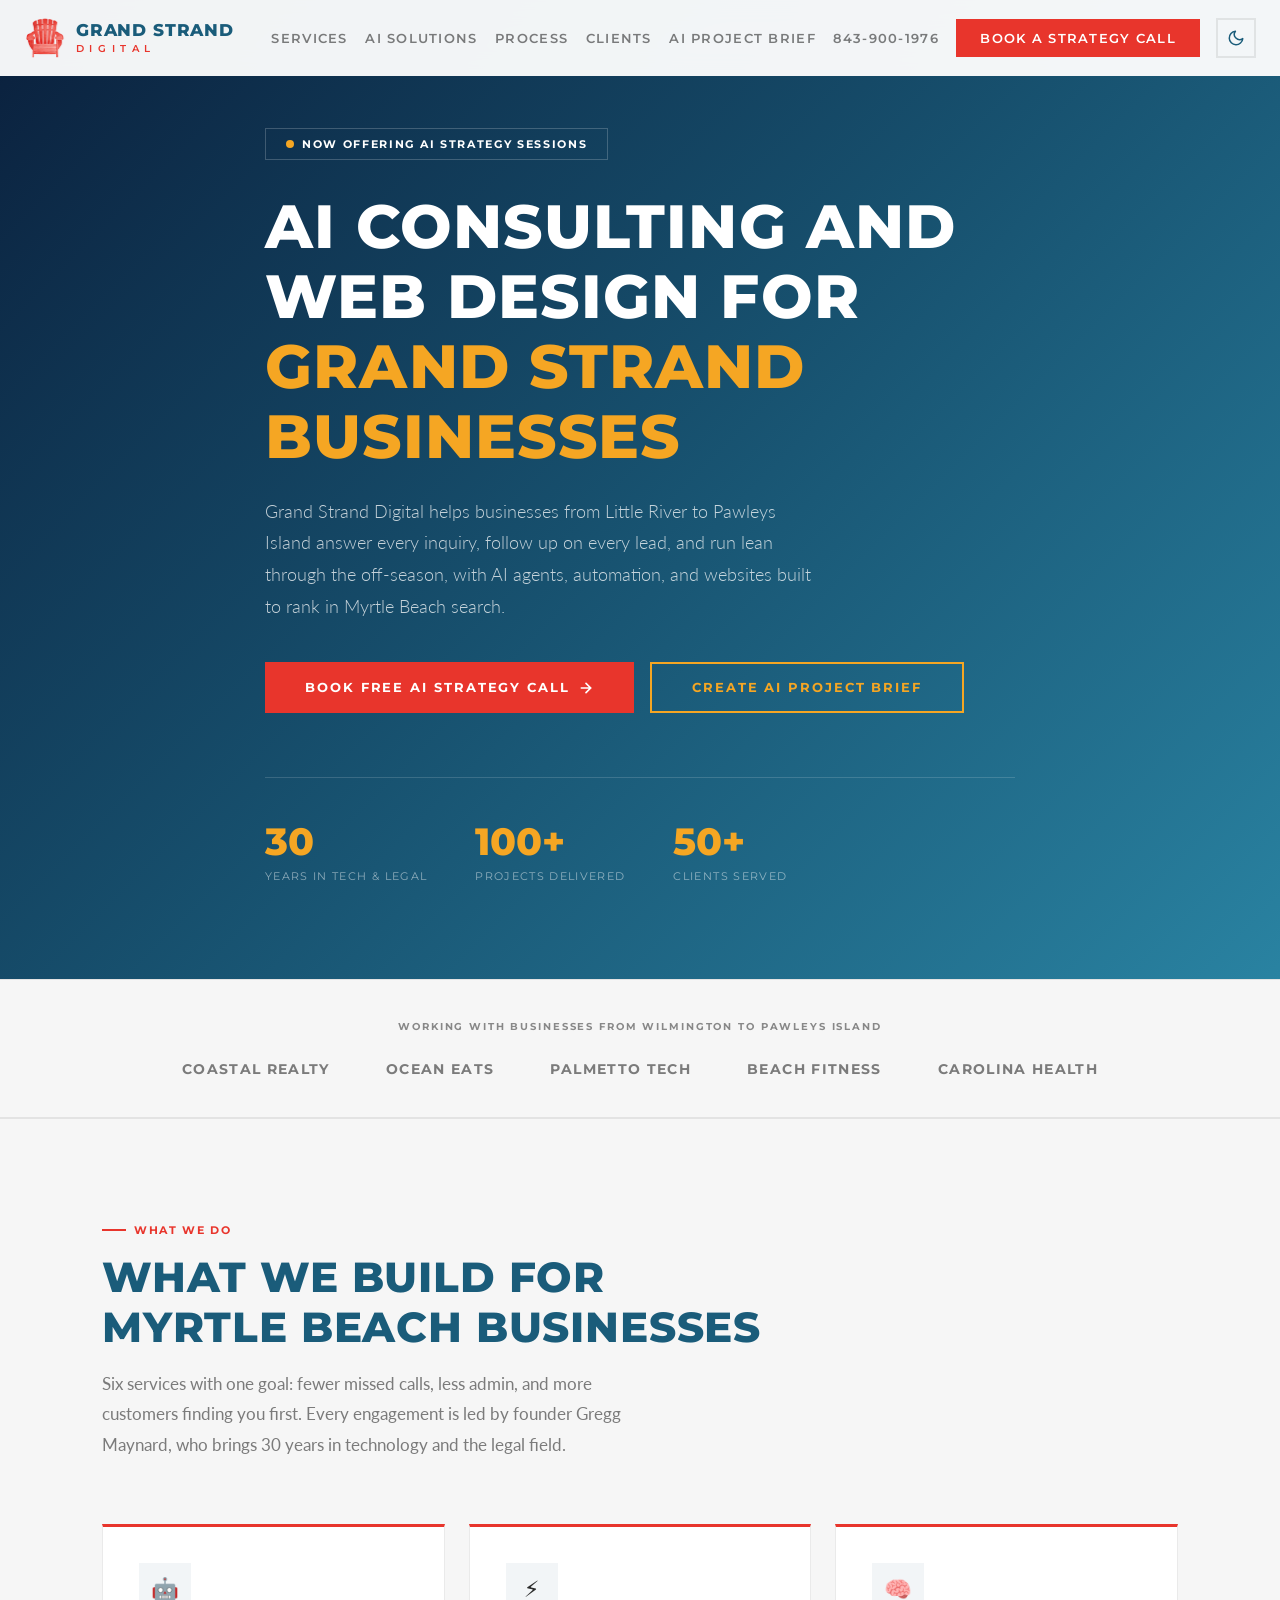
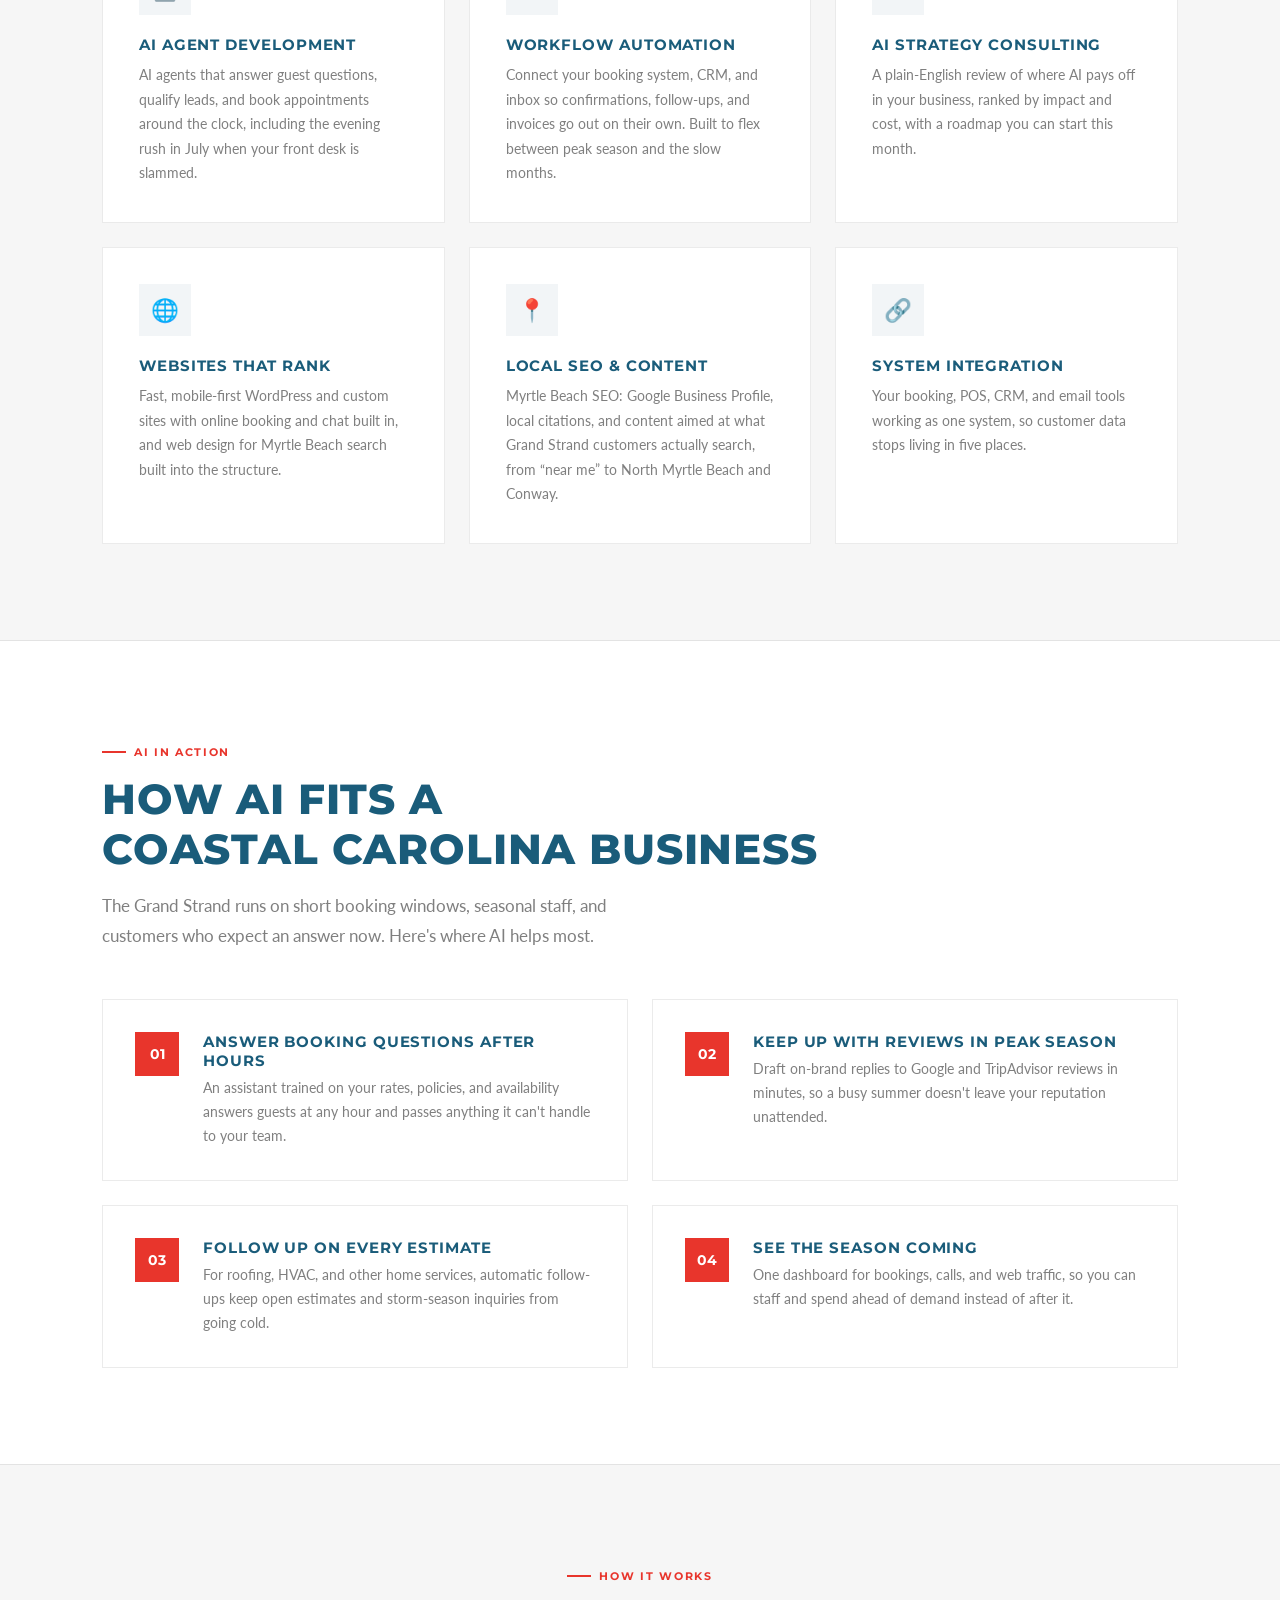
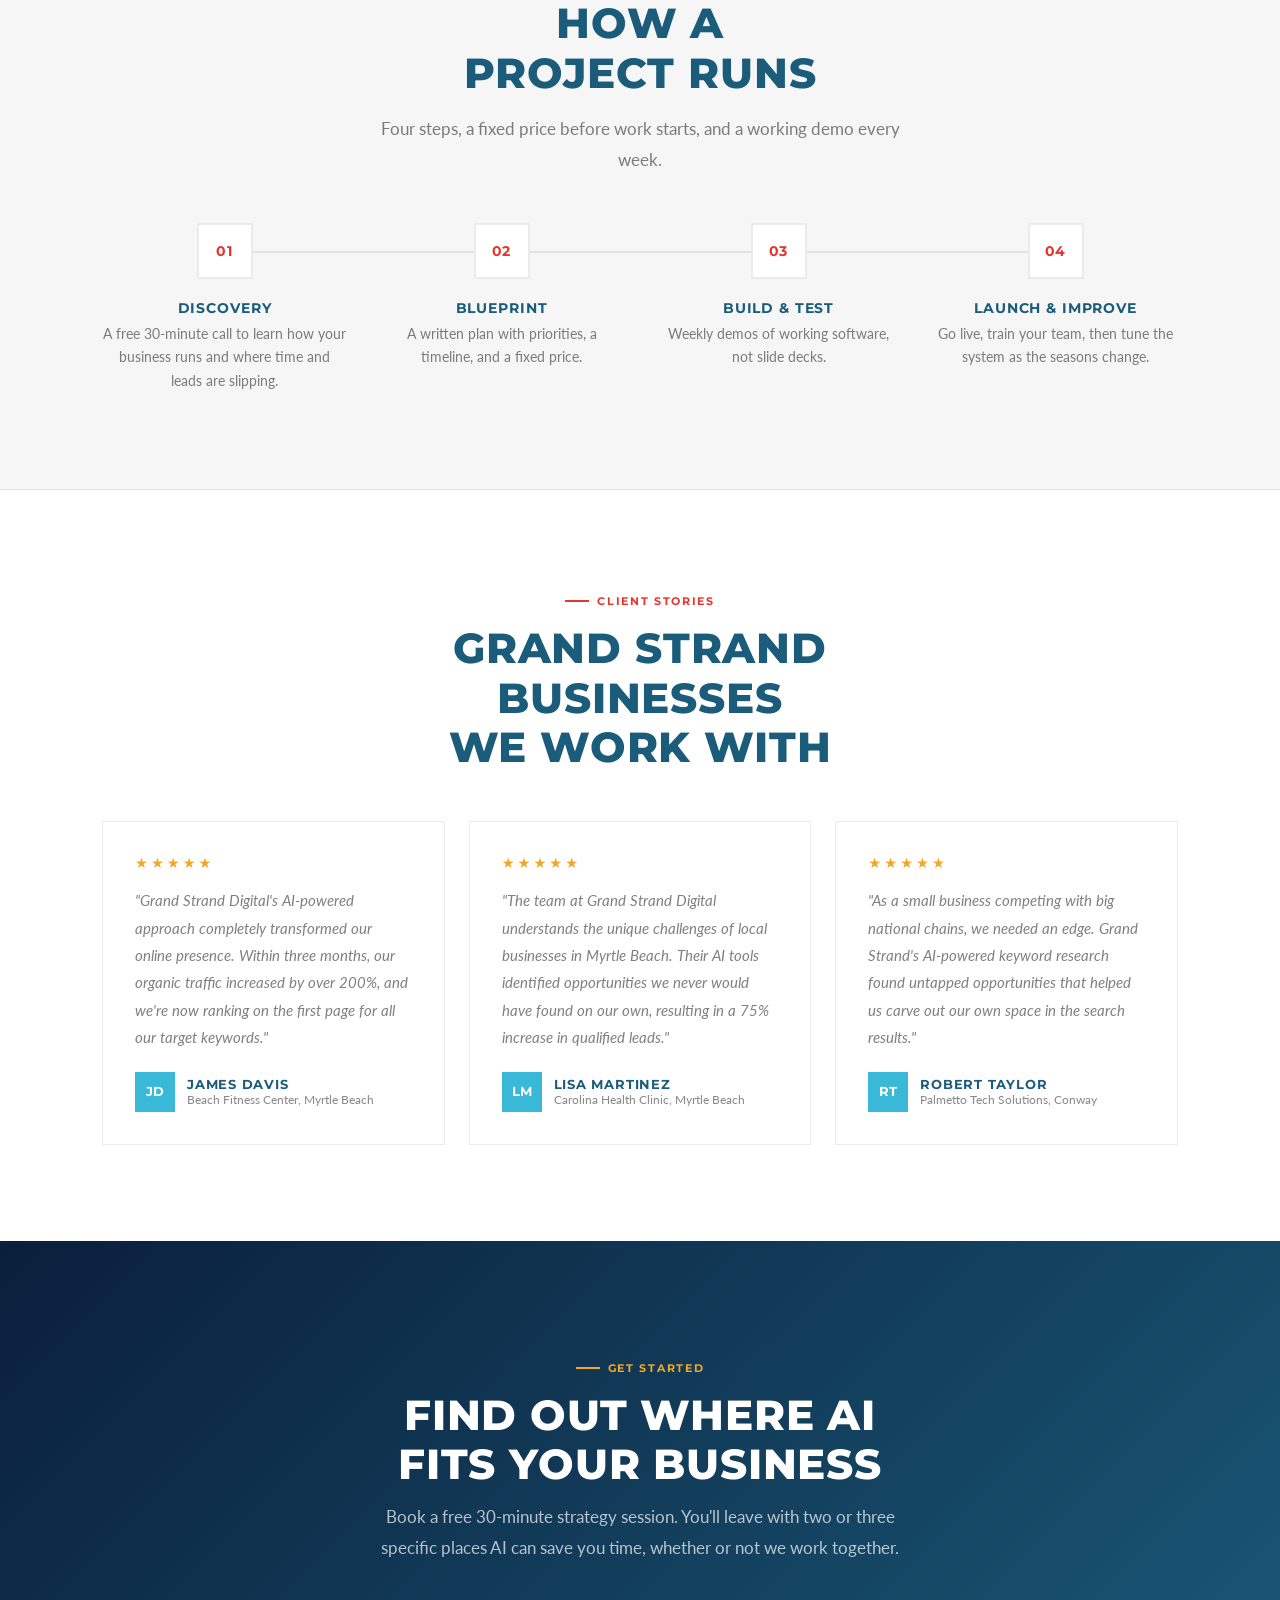
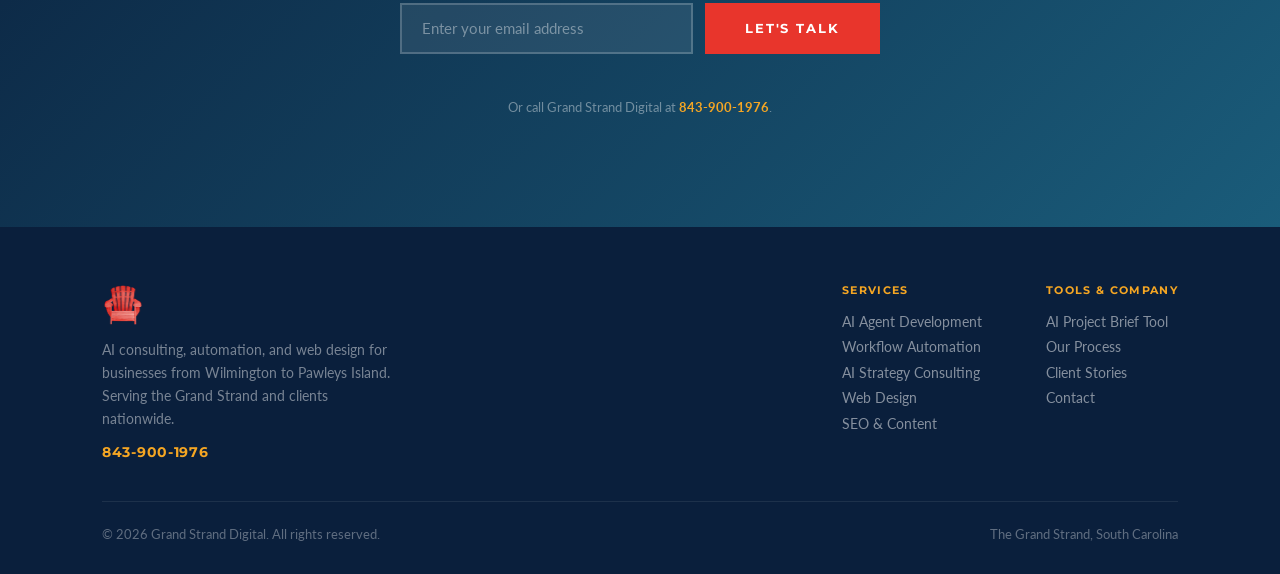
<file: index.html>
<!DOCTYPE html>
<html lang="en">
<head>
<meta charset="UTF-8">
<meta name="viewport" content="width=device-width, initial-scale=1.0">
<title>Myrtle Beach AI Consulting &amp; Web Design | Grand Strand Digital</title>
<meta name="description" content="AI consulting, automation, and web design for Myrtle Beach and Grand Strand businesses, from hotels and rentals to home services. Free strategy call.">
<meta property="og:title" content="AI Consulting &amp; Web Design for Grand Strand Businesses">
<meta property="og:description" content="AI consulting, automation, and web design for Myrtle Beach and Grand Strand businesses, from hotels and rentals to home services. Free strategy call.">
<meta property="og:url" content="https://grandstranddigital.com">
<meta property="og:type" content="website">
<link rel="canonical" href="https://grandstranddigital.com/">
<link rel="preconnect" href="https://fonts.googleapis.com">
<link rel="preconnect" href="https://fonts.gstatic.com" crossorigin>
<link rel="preconnect" href="https://images.unsplash.com" crossorigin>
<link rel="preload" as="image" href="https://images.unsplash.com/photo-1451187580459-43490279c0fa?w=1920&q=70&auto=format&fit=crop" fetchpriority="high">
<link rel="stylesheet" href="https://fonts.googleapis.com/css2?family=Montserrat:wght@400;600;700;800&family=Lato:wght@300;400;700&display=swap">
<link rel="icon" href="/favicon.ico" sizes="any">
<link rel="apple-touch-icon" href="/apple-touch-icon.png">
<meta name="theme-color" content="#0a1f3c">
<script>document.documentElement.classList.add('js')</script>
<script>/* theme: saved choice > OS preference > light. Runs before paint so there is no flash. */(function(){var t;try{t=localStorage.getItem('gsd-theme')}catch(e){}if(t!=='dark'&&t!=='light')t=window.matchMedia&&matchMedia('(prefers-color-scheme: dark)').matches?'dark':'light';document.documentElement.setAttribute('data-theme',t)})();</script>
<link rel="stylesheet" href="styles.css?v=20261120-theme">
<style>
:root{
  --bg:#ffffff;
  --bg-alt:#f6f6f6;
  --bg-ice:#f2f5f7;
  --bg-dark:#0a1f3c;
  --text-primary:#2c2c2c;
  --text-secondary:rgba(0,0,0,0.5);
  --text-muted:#888;
  --text-light:#ffffff;
  --accent:#e8352c;
  --accent-hover:#c42a22;
  --gold:#f5a623;
  --secondary:#3ab8d8;
  --tertiary:#1a5c7a;
  --border:rgba(0,0,0,0.08);
  --heading:'Montserrat',system-ui,sans-serif;
  --body:'Lato',system-ui,sans-serif;
}
.nav-links a{font-family:var(--heading);font-size:.8rem;font-weight:600;color:var(--text-secondary);letter-spacing:.1em;text-transform:uppercase;transition:color .3s}
.nav-links a:hover{color:var(--accent-ink)}
.nav-cta{background:var(--accent);color:var(--text-light)!important;padding:.7rem 1.5rem;font-family:var(--heading);font-weight:700;font-size:.75rem;letter-spacing:.15em;text-transform:uppercase;transition:all .3s}
.hero{min-height:100vh;display:flex;align-items:center;position:relative;overflow:hidden;padding:8rem 0 6rem;background:url('https://images.unsplash.com/photo-1451187580459-43490279c0fa?w=1920&q=70&auto=format&fit=crop') center/cover no-repeat;background-color:var(--bg-dark)}
.hero-overlay{position:absolute;inset:0;background:linear-gradient(135deg,rgba(10,31,60,0.88) 0%,rgba(26,92,122,0.82) 50%,rgba(58,184,216,0.65) 100%)}
.hero-content{position:relative;z-index:2;max-width:750px;color:var(--text-light)}
.hero-badge{display:inline-flex;align-items:center;gap:.5rem;padding:.5rem 1.25rem;border:1px solid rgba(255,255,255,.2);font-family:var(--heading);font-size:.7rem;font-weight:700;color:var(--text-light);margin-bottom:2rem;letter-spacing:.15em;text-transform:uppercase}
.hero-badge .pulse{width:8px;height:8px;border-radius:50%;background:var(--gold);animation:pulse 2s ease-in-out infinite}
@keyframes pulse{0%,100%{opacity:1;transform:scale(1)}50%{opacity:.5;transform:scale(1.3)}}
.hero h1{font-family:var(--heading);font-size:clamp(2.4rem,5vw,3.8rem);line-height:1.15;font-weight:800;letter-spacing:.02em;text-transform:uppercase;margin-bottom:1.5rem}
.hero h1 em{font-style:normal;color:var(--gold)}
.hero-sub{font-family:var(--body);font-size:1.1rem;line-height:1.8;color:rgba(255,255,255,.75);max-width:560px;margin-bottom:2.5rem;font-weight:300}
.hero-actions{display:flex;gap:1rem;flex-wrap:wrap}
.btn-secondary{display:inline-flex;align-items:center;gap:.5rem;padding:1rem 2.5rem;background:transparent;color:var(--text-light);font-family:var(--heading);font-weight:700;font-size:.8rem;letter-spacing:.15em;text-transform:uppercase;border:2px solid rgba(255,255,255,.3);cursor:pointer;transition:all .3s}
.btn-secondary:hover{border-color:rgba(255,255,255,.7);background:rgba(255,255,255,.05)}
.hero-stats{display:flex;gap:3rem;margin-top:4rem;padding-top:2.5rem;border-top:1px solid rgba(255,255,255,.15)}
.stat{display:flex;flex-direction:column;gap:.25rem}
.stat-number{font-family:var(--heading);font-size:2.4rem;font-weight:800;color:var(--gold)}
.stat-label{font-family:var(--heading);font-size:.7rem;color:rgba(255,255,255,.5);text-transform:uppercase;letter-spacing:.12em}
.services{background:var(--bg-alt);border-top:1px solid var(--border);border-bottom:1px solid var(--border)}
.services-grid{display:grid;grid-template-columns:repeat(3,1fr);gap:1.5rem}
.service-card{padding:2.25rem;background:var(--bg);border:1px solid var(--border);transition:all .4s;cursor:default;position:relative;overflow:hidden}
.service-card::before{content:'';position:absolute;top:0;left:0;right:0;height:3px;background:var(--accent);opacity:0;transition:opacity .4s}
.service-card:hover{transform:translateY(-4px);box-shadow:0 12px 40px rgba(0,0,0,0.08)}
.service-card:hover::before{opacity:1}
.service-icon{width:52px;height:52px;background:var(--bg-ice);display:flex;align-items:center;justify-content:center;margin-bottom:1.25rem;font-size:1.4rem}
.service-card h3{font-family:var(--heading);font-size:.95rem;font-weight:700;text-transform:uppercase;letter-spacing:.06em;margin-bottom:.6rem;color:var(--tertiary-ink)}
.service-card p{color:var(--text-secondary);font-size:.9rem;line-height:1.7;font-family:var(--body)}
.service-card.featured{border-top:3px solid var(--accent)}
.service-card.featured::before{opacity:0}
.usecases-grid{display:grid;grid-template-columns:1fr 1fr;gap:1.5rem;margin-top:3rem}
.usecase{padding:2rem;border:1px solid var(--border);background:var(--bg);display:flex;gap:1.5rem;align-items:flex-start;transition:all .35s}
.usecase:hover{border-color:var(--accent);box-shadow:0 4px 20px rgba(0,0,0,.06)}
.usecase-num{flex-shrink:0;width:44px;height:44px;background:var(--accent);display:flex;align-items:center;justify-content:center;font-family:var(--heading);font-size:.85rem;color:var(--text-light);font-weight:700}
.usecase h4{font-family:var(--heading);font-size:.95rem;font-weight:700;text-transform:uppercase;letter-spacing:.06em;margin-bottom:.4rem;color:var(--tertiary-ink)}
.usecase p{color:var(--text-secondary);font-size:.875rem;line-height:1.7;font-family:var(--body)}
.process{background:var(--bg-alt);border-top:1px solid var(--border);border-bottom:1px solid var(--border)}
.process-steps{display:grid;grid-template-columns:repeat(4,1fr);gap:2rem;margin-top:3rem;position:relative}
.process-steps::before{content:'';position:absolute;top:28px;left:10%;right:10%;height:2px;background:var(--border)}
.step{text-align:center;position:relative}
.step-marker{width:56px;height:56px;border:2px solid var(--border);background:var(--bg);display:flex;align-items:center;justify-content:center;margin:0 auto 1.25rem;font-family:var(--heading);font-size:.9rem;font-weight:700;color:var(--accent-ink);position:relative;z-index:2;transition:all .4s;letter-spacing:.05em}
.step:hover .step-marker{border-color:var(--accent);background:var(--accent);color:var(--text-light);box-shadow:0 4px 20px rgba(232,53,44,.25)}
.step h4{font-family:var(--heading);font-size:.9rem;font-weight:700;text-transform:uppercase;letter-spacing:.06em;margin-bottom:.4rem;color:var(--tertiary-ink)}
.step p{color:var(--text-secondary);font-size:.85rem;line-height:1.7;font-family:var(--body)}
.testimonials-grid{display:grid;grid-template-columns:repeat(3,1fr);gap:1.5rem;margin-top:3rem}
.testimonial{padding:2rem;border:1px solid var(--border);background:var(--bg);transition:all .35s}
.testimonial:hover{box-shadow:0 8px 30px rgba(0,0,0,.06);border-color:var(--accent)}
.testimonial-stars{color:var(--gold);font-size:.9rem;margin-bottom:1rem;letter-spacing:3px}
.testimonial blockquote{font-family:var(--body);font-size:.95rem;line-height:1.8;color:var(--text-secondary);margin-bottom:1.25rem;font-style:italic}
.testimonial-author{display:flex;align-items:center;gap:.75rem}
.testimonial-avatar{width:40px;height:40px;background:var(--secondary);display:flex;align-items:center;justify-content:center;font-family:var(--heading);font-weight:700;font-size:.8rem;color:var(--text-light)}
.testimonial-name{font-family:var(--heading);font-weight:700;font-size:.8rem;text-transform:uppercase;letter-spacing:.06em;color:var(--tertiary-ink)}
.testimonial-role{font-size:.75rem;color:var(--text-muted);font-family:var(--body)}
.cta-section{padding:7rem 0;text-align:center;position:relative;overflow:hidden;background:linear-gradient(135deg,var(--bg-dark) 0%,var(--tertiary) 100%);color:var(--text-light)}
.cta-section .section-label{color:var(--gold);justify-content:center}
.cta-section .section-label::before{background:var(--gold)}
.cta-section .section-title{color:var(--text-light);margin:0 auto .75rem}
.cta-section .section-desc{margin:0 auto 2.5rem;text-align:center;color:rgba(255,255,255,.7)}
.cta-form{display:flex;gap:.75rem;max-width:480px;margin:0 auto;position:relative;z-index:2}
.cta-form input{flex:1;padding:.9rem 1.25rem;border:2px solid rgba(255,255,255,.2);background:rgba(255,255,255,.08);color:var(--text-light);font-family:var(--body);font-size:.95rem;outline:none;transition:border-color .3s}
.cta-form input::placeholder{color:rgba(255,255,255,.4)}
.cta-form input:focus{border-color:var(--gold)}
@media(max-width:1024px){
  .services-grid{grid-template-columns:repeat(2,1fr)}
  .process-steps{grid-template-columns:repeat(2,1fr);gap:2.5rem}
  .process-steps::before{display:none}
  .testimonials-grid{grid-template-columns:1fr 1fr}
}
@media(max-width:768px){
  .nav-links{display:none;position:absolute;top:100%;left:0;right:0;background:var(--nav-bg-solid);flex-direction:column;padding:1.5rem 2rem;gap:1rem;border-bottom:1px solid var(--border)}
  .hero{min-height:auto;padding:7rem 0 4rem}
  .hero h1{font-size:2rem}
  .hero-stats{flex-wrap:wrap;gap:2rem}
  .services-grid,.usecases-grid,.testimonials-grid{grid-template-columns:1fr}
  .process-steps{grid-template-columns:1fr 1fr}
  .cta-form{flex-direction:column}
}
</style>
<script type="application/ld+json">
{
  "@context": "https://schema.org",
  "@type": "ProfessionalService",
  "@id": "https://grandstranddigital.com/#business",
  "name": "Grand Strand Digital",
  "url": "https://grandstranddigital.com/",
  "logo": "https://grandstranddigital.com/logo.png",
  "image": "https://grandstranddigital.com/logo.png",
  "description": "AI consulting, AI agents, workflow automation, web design, and local SEO for businesses in Myrtle Beach and along the Grand Strand, from Wilmington to Pawleys Island.",
  "telephone": "+1-843-900-1976",
  "email": "hello@grandstranddigital.com",
  "address": {
    "@type": "PostalAddress",
    "addressLocality": "Myrtle Beach",
    "addressRegion": "SC",
    "addressCountry": "US"
  },
  "areaServed": [
    {
      "@type": "City",
      "name": "Myrtle Beach"
    },
    {
      "@type": "City",
      "name": "North Myrtle Beach"
    },
    {
      "@type": "City",
      "name": "Surfside Beach"
    },
    {
      "@type": "City",
      "name": "Murrells Inlet"
    },
    {
      "@type": "City",
      "name": "Pawleys Island"
    },
    {
      "@type": "City",
      "name": "Conway"
    },
    {
      "@type": "City",
      "name": "Little River"
    },
    {
      "@type": "City",
      "name": "Wilmington"
    },
    {
      "@type": "AdministrativeArea",
      "name": "Grand Strand"
    },
    {
      "@type": "State",
      "name": "South Carolina"
    },
    {
      "@type": "State",
      "name": "North Carolina"
    }
  ],
  "knowsAbout": [
    "Artificial intelligence consulting",
    "AI agents",
    "Workflow automation",
    "Web design",
    "Local SEO"
  ],
  "founder": {
    "@type": "Person",
    "name": "Gregg Maynard",
    "jobTitle": "Founder",
    "description": "30 years in technology and the legal field.",
    "sameAs": [
      "https://webpalmbeaches.com/",
      "https://capitolcodesign.com/"
    ]
  }
}
</script>
</head>
<body>

<!-- Nav -->
<nav id="nav">
  <a href="index.html" class="nav-logo">
    <img src="logo.png" alt="" width="42" height="44" decoding="async"><span class="nav-wordmark"><span class="wm-name">Grand Strand</span><span class="wm-sub">Digital</span></span>
  </a>
  <div class="nav-links">
    <a href="services.html">Services</a>
    <a href="solutions.html">AI Solutions</a>
    <a href="process.html">Process</a>
    <a href="clients.html">Clients</a>
    <a href="project-brief.html">AI Project Brief</a>
    <a href="tel:8439001976" class="nav-phone">843-900-1976</a>
    <a href="contact.html" class="nav-cta">Book a Strategy Call</a>
  </div>
  <button class="mobile-toggle" aria-label="Menu">&#9776;</button>
</nav>

<!-- Hero -->
<section class="hero">
  <div class="hero-overlay"></div>
  <div class="container">
    <div class="hero-content">
      <div class="hero-badge reveal">
        <span class="pulse"></span>
        Now Offering AI Strategy Sessions
      </div>
      <h1 class="reveal stagger-1">AI consulting and web design for <em>Grand Strand businesses</em></h1>
      <p class="hero-sub reveal stagger-2">Grand Strand Digital helps businesses from Little River to Pawleys Island answer every inquiry, follow up on every lead, and run lean through the off-season, with AI agents, automation, and websites built to rank in Myrtle Beach search.</p>
      <div class="hero-actions reveal stagger-3">
        <a href="contact.html" class="btn-primary">
          Book Free AI Strategy Call
          <svg width="16" height="16" viewBox="0 0 24 24" fill="none" stroke="currentColor" stroke-width="2.5" stroke-linecap="round"><path d="M5 12h14M12 5l7 7-7 7"/></svg>
        </a>
        <a href="project-brief.html" class="btn-secondary" style="border-color:var(--gold); color:var(--gold);">
          Create AI Project Brief
        </a>
      </div>
      <div class="hero-stats reveal stagger-4">
        <div class="stat">
          <span class="stat-number">30</span>
          <span class="stat-label">Years in Tech &amp; Legal</span>
        </div>
        <div class="stat">
          <span class="stat-number">100+</span>
          <span class="stat-label">Projects Delivered</span>
        </div>
        <div class="stat">
          <span class="stat-number">50+</span>
          <span class="stat-label">Clients Served</span>
        </div>
      </div>
    </div>
  </div>
</section>

<!-- Trust Bar -->
<section style="padding:2.5rem 0;background:var(--bg-alt);border-top:1px solid var(--border);border-bottom:1px solid var(--border)">
  <div class="container">
    <p style="text-align:center;font-family:var(--heading);font-size:.65rem;font-weight:700;letter-spacing:.18em;text-transform:uppercase;color:var(--text-muted);margin-bottom:1.75rem">Working with businesses from Wilmington to Pawleys Island</p>
    <div style="display:flex;justify-content:center;align-items:center;gap:3.5rem;flex-wrap:wrap">
      <span style="font-family:var(--heading);font-weight:700;font-size:.85rem;letter-spacing:.1em;text-transform:uppercase;color:var(--text-secondary)">Coastal Realty</span>
      <span style="font-family:var(--heading);font-weight:700;font-size:.85rem;letter-spacing:.1em;text-transform:uppercase;color:var(--text-secondary)">Ocean Eats</span>
      <span style="font-family:var(--heading);font-weight:700;font-size:.85rem;letter-spacing:.1em;text-transform:uppercase;color:var(--text-secondary)">Palmetto Tech</span>
      <span style="font-family:var(--heading);font-weight:700;font-size:.85rem;letter-spacing:.1em;text-transform:uppercase;color:var(--text-secondary)">Beach Fitness</span>
      <span style="font-family:var(--heading);font-weight:700;font-size:.85rem;letter-spacing:.1em;text-transform:uppercase;color:var(--text-secondary)">Carolina Health</span>
    </div>
  </div>
</section>

<!-- Services -->
<section class="services" id="services">
  <div class="container">
    <div class="services-header" style="margin-bottom:4rem">
      <div class="section-label reveal">What We Do</div>
      <h2 class="section-title reveal stagger-1">What we build for<br>Myrtle Beach businesses</h2>
      <p class="section-desc reveal stagger-2">Six services with one goal: fewer missed calls, less admin, and more customers finding you first. Every engagement is led by founder Gregg Maynard, who brings 30 years in technology and the legal field.</p>
    </div>
    <div class="services-grid">
      <div class="service-card featured reveal">
        <div class="service-icon">&#129302;</div>
        <h3>AI Agent Development</h3>
        <p>AI agents that answer guest questions, qualify leads, and book appointments around the clock, including the evening rush in July when your front desk is slammed.</p>
      </div>
      <div class="service-card featured reveal stagger-1">
        <div class="service-icon">&#9889;</div>
        <h3>Workflow Automation</h3>
        <p>Connect your booking system, CRM, and inbox so confirmations, follow-ups, and invoices go out on their own. Built to flex between peak season and the slow months.</p>
      </div>
      <div class="service-card featured reveal stagger-2">
        <div class="service-icon">&#129504;</div>
        <h3>AI Strategy Consulting</h3>
        <p>A plain-English review of where AI pays off in your business, ranked by impact and cost, with a roadmap you can start this month.</p>
      </div>
      <div class="service-card reveal stagger-3">
        <div class="service-icon">&#127760;</div>
        <h3>Websites That Rank</h3>
        <p>Fast, mobile-first WordPress and custom sites with online booking and chat built in, and <a href="services.html#tab-web">web design for Myrtle Beach</a> search built into the structure.</p>
      </div>
      <div class="service-card reveal stagger-4">
        <div class="service-icon">&#128205;</div>
        <h3>Local SEO &amp; Content</h3>
        <p><a href="services.html#tab-seo">Myrtle Beach SEO</a>: Google Business Profile, local citations, and content aimed at what Grand Strand customers actually search, from &ldquo;near me&rdquo; to North Myrtle Beach and Conway.</p>
      </div>
      <div class="service-card reveal stagger-5">
        <div class="service-icon">&#128279;</div>
        <h3>System Integration</h3>
        <p>Your booking, POS, CRM, and email tools working as one system, so customer data stops living in five places.</p>
      </div>
    </div>
  </div>
</section>

<!-- Use Cases -->
<section id="usecases">
  <div class="container">
    <div class="section-label reveal">AI In Action</div>
    <h2 class="section-title reveal stagger-1">How AI fits a<br>coastal Carolina business</h2>
    <p class="section-desc reveal stagger-2">The Grand Strand runs on short booking windows, seasonal staff, and customers who expect an answer now. Here's where AI helps most.</p>
    <div class="usecases-grid">
      <div class="usecase reveal">
        <div class="usecase-num">01</div>
        <div>
          <h4>Answer Booking Questions After Hours</h4>
          <p>An assistant trained on your rates, policies, and availability answers guests at any hour and passes anything it can't handle to your team.</p>
        </div>
      </div>
      <div class="usecase reveal stagger-1">
        <div class="usecase-num">02</div>
        <div>
          <h4>Keep Up With Reviews in Peak Season</h4>
          <p>Draft on-brand replies to Google and TripAdvisor reviews in minutes, so a busy summer doesn't leave your reputation unattended.</p>
        </div>
      </div>
      <div class="usecase reveal stagger-2">
        <div class="usecase-num">03</div>
        <div>
          <h4>Follow Up on Every Estimate</h4>
          <p>For roofing, HVAC, and other home services, automatic follow-ups keep open estimates and storm-season inquiries from going cold.</p>
        </div>
      </div>
      <div class="usecase reveal stagger-3">
        <div class="usecase-num">04</div>
        <div>
          <h4>See the Season Coming</h4>
          <p>One dashboard for bookings, calls, and web traffic, so you can staff and spend ahead of demand instead of after it.</p>
        </div>
      </div>
    </div>
  </div>
</section>

<!-- Process -->
<section class="process" id="process">
  <div class="container">
    <div style="text-align:center;max-width:600px;margin:0 auto">
      <div class="section-label reveal" style="justify-content:center">How It Works</div>
      <h2 class="section-title reveal stagger-1">How a<br>project runs</h2>
      <p class="section-desc reveal stagger-2" style="margin:0 auto">Four steps, a fixed price before work starts, and a working demo every week.</p>
    </div>
    <div class="process-steps">
      <div class="step reveal">
        <div class="step-marker">01</div>
        <h4>Discovery</h4>
        <p>A free 30-minute call to learn how your business runs and where time and leads are slipping.</p>
      </div>
      <div class="step reveal stagger-1">
        <div class="step-marker">02</div>
        <h4>Blueprint</h4>
        <p>A written plan with priorities, a timeline, and a fixed price.</p>
      </div>
      <div class="step reveal stagger-2">
        <div class="step-marker">03</div>
        <h4>Build & Test</h4>
        <p>Weekly demos of working software, not slide decks.</p>
      </div>
      <div class="step reveal stagger-3">
        <div class="step-marker">04</div>
        <h4>Launch & Improve</h4>
        <p>Go live, train your team, then tune the system as the seasons change.</p>
      </div>
    </div>
  </div>
</section>

<!-- Testimonials -->
<section id="testimonials">
  <div class="container">
    <div style="text-align:center;max-width:600px;margin:0 auto">
      <div class="section-label reveal" style="justify-content:center">Client Stories</div>
      <h2 class="section-title reveal stagger-1">Grand Strand businesses<br>we work with</h2>
    </div>
    <div class="testimonials-grid">
      <div class="testimonial reveal">
        <div class="testimonial-stars">&#9733;&#9733;&#9733;&#9733;&#9733;</div>
        <blockquote>"Grand Strand Digital's AI-powered approach completely transformed our online presence. Within three months, our organic traffic increased by over 200%, and we're now ranking on the first page for all our target keywords."</blockquote>
        <div class="testimonial-author">
          <div class="testimonial-avatar">JD</div>
          <div>
            <div class="testimonial-name">James Davis</div>
            <div class="testimonial-role">Beach Fitness Center, Myrtle Beach</div>
          </div>
        </div>
      </div>
      <div class="testimonial reveal stagger-1">
        <div class="testimonial-stars">&#9733;&#9733;&#9733;&#9733;&#9733;</div>
        <blockquote>"The team at Grand Strand Digital understands the unique challenges of local businesses in Myrtle Beach. Their AI tools identified opportunities we never would have found on our own, resulting in a 75% increase in qualified leads."</blockquote>
        <div class="testimonial-author">
          <div class="testimonial-avatar">LM</div>
          <div>
            <div class="testimonial-name">Lisa Martinez</div>
            <div class="testimonial-role">Carolina Health Clinic, Myrtle Beach</div>
          </div>
        </div>
      </div>
      <div class="testimonial reveal stagger-2">
        <div class="testimonial-stars">&#9733;&#9733;&#9733;&#9733;&#9733;</div>
        <blockquote>"As a small business competing with big national chains, we needed an edge. Grand Strand's AI-powered keyword research found untapped opportunities that helped us carve out our own space in the search results."</blockquote>
        <div class="testimonial-author">
          <div class="testimonial-avatar">RT</div>
          <div>
            <div class="testimonial-name">Robert Taylor</div>
            <div class="testimonial-role">Palmetto Tech Solutions, Conway</div>
          </div>
        </div>
      </div>
    </div>
  </div>
</section>

<!-- CTA -->
<section class="cta-section" id="cta">
  <div class="container">
    <div class="section-label reveal" style="justify-content:center">Get Started</div>
    <h2 class="section-title reveal stagger-1">Find out where AI<br>fits your business</h2>
    <p class="section-desc reveal stagger-2">Book a free 30-minute strategy session. You'll leave with two or three specific places AI can save you time, whether or not we work together.</p>
    <form class="cta-form reveal stagger-3" id="ctaForm" novalidate>
      <input type="email" name="email" placeholder="Enter your email address" aria-label="Email address" autocomplete="email" required>
      <input type="text" name="website_hp" tabindex="-1" autocomplete="off" aria-hidden="true" style="position:absolute;left:-10000px;width:1px;height:1px;opacity:0">
      <button type="submit" class="btn-primary">Let's Talk</button>
    </form>
    <p id="ctaStatus" role="status" aria-live="polite" style="margin-top:.75rem;font-size:.9rem;color:var(--gold);min-height:1.2em"></p>
    <p class="reveal stagger-4" style="margin-top:1rem;font-size:.8rem;color:rgba(255,255,255,.4)">Or call Grand Strand Digital at <a href="tel:8439001976" style="color:var(--gold);font-weight:700">843-900-1976</a>.</p>
  </div>
</section>

<!-- Footer -->
<footer>
  <div class="container">
    <div class="footer-inner">
      <div class="footer-brand">
        <a href="index.html" class="nav-logo">
          <img src="logo.png" alt="Grand Strand Digital" width="42" height="44" decoding="async">
        </a>
        <p>AI consulting, automation, and web design for businesses from Wilmington to Pawleys Island. Serving the Grand Strand and clients nationwide.</p>
        <a href="tel:8439001976" class="footer-phone">843-900-1976</a>
      </div>
      <div class="footer-links">
        <div class="footer-col">
          <h5>Services</h5>
          <a href="services.html">AI Agent Development</a>
          <a href="services.html">Workflow Automation</a>
          <a href="services.html">AI Strategy Consulting</a>
          <a href="services.html">Web Design</a>
          <a href="services.html">SEO & Content</a>
        </div>
        <div class="footer-col">
          <h5>Tools &amp; Company</h5>
          <a href="project-brief.html">AI Project Brief Tool</a>
          <a href="process.html">Our Process</a>
          <a href="clients.html">Client Stories</a>
          <a href="contact.html">Contact</a>
        </div>
      </div>
    </div>
    <div class="footer-bottom">
      <span>&copy; 2026 Grand Strand Digital. All rights reserved.</span>
      <span>The Grand Strand, South Carolina</span>
    </div>
  </div>
</footer>

<script src="shared.js?v=20261120-theme"></script>
<script>
// Hero content shows immediately (no scroll needed)
document.querySelectorAll('.hero .reveal').forEach(el => el.classList.add('visible'));

// Homepage CTA -> real lead capture
(function () {
  const form = document.getElementById('ctaForm');
  if (!form) return;
  const input = form.querySelector('input[name="email"]');
  const btn = form.querySelector('button[type="submit"]');
  const status = document.getElementById('ctaStatus');
  form.addEventListener('submit', async (e) => {
    e.preventDefault();
    const email = input.value.trim();
    if (!/^[^\s@]+@[^\s@]+\.[^\s@]{2,}$/.test(email)) {
      input.style.borderColor = '#e8352c';
      status.textContent = 'Please enter a valid email address.';
      input.focus();
      return;
    }
    input.style.borderColor = '';
    btn.textContent = 'Sending...';
    btn.disabled = true;
    try {
      const res = await fetch('api/contact.php', {
        method: 'POST',
        headers: { 'Content-Type': 'application/json' },
        body: JSON.stringify({ email, source: 'homepage-cta', website_hp: form.website_hp.value })
      });
      let data = {};
      try { data = await res.json(); } catch (_) {}
      if (!res.ok || !data.ok) throw new Error(data.message || '');
      btn.textContent = '\u2713 We\'ll be in touch!';
      btn.style.background = '#1a5c7a';
      status.textContent = 'Thanks! We\'ll email you within one business day.';
      input.value = '';
    } catch (err) {
      btn.textContent = 'Let\'s Talk';
      btn.disabled = false;
      status.textContent = (err && err.message) || 'Something went wrong. Please call 843-900-1976.';
    }
  });
})();

// Hero stats count-up (skipped when the visitor prefers reduced motion)
(function () {
  const statsEl = document.querySelector('.hero-stats');
  if (!statsEl || window.matchMedia('(prefers-reduced-motion: reduce)').matches || !('IntersectionObserver' in window)) return;
  const run = () => {
    document.querySelectorAll('.stat-number').forEach(el => {
      const text = el.textContent;
      const match = text.match(/(\d+)/);
      if (!match) return;
      const target = parseInt(match[0], 10);
      const start = performance.now();
      const step = (now) => {
        const t = Math.min(1, (now - start) / 1200);
        el.textContent = text.replace(match[0], String(Math.round(target * t)));
        if (t < 1) requestAnimationFrame(step);
      };
      requestAnimationFrame(step);
    });
  };
  const obs = new IntersectionObserver((entries) => {
    if (entries.some(en => en.isIntersecting)) { run(); obs.disconnect(); }
  }, { threshold: 0.5 });
  obs.observe(statsEl);
})();
</script>
</body>
</html>
</file>
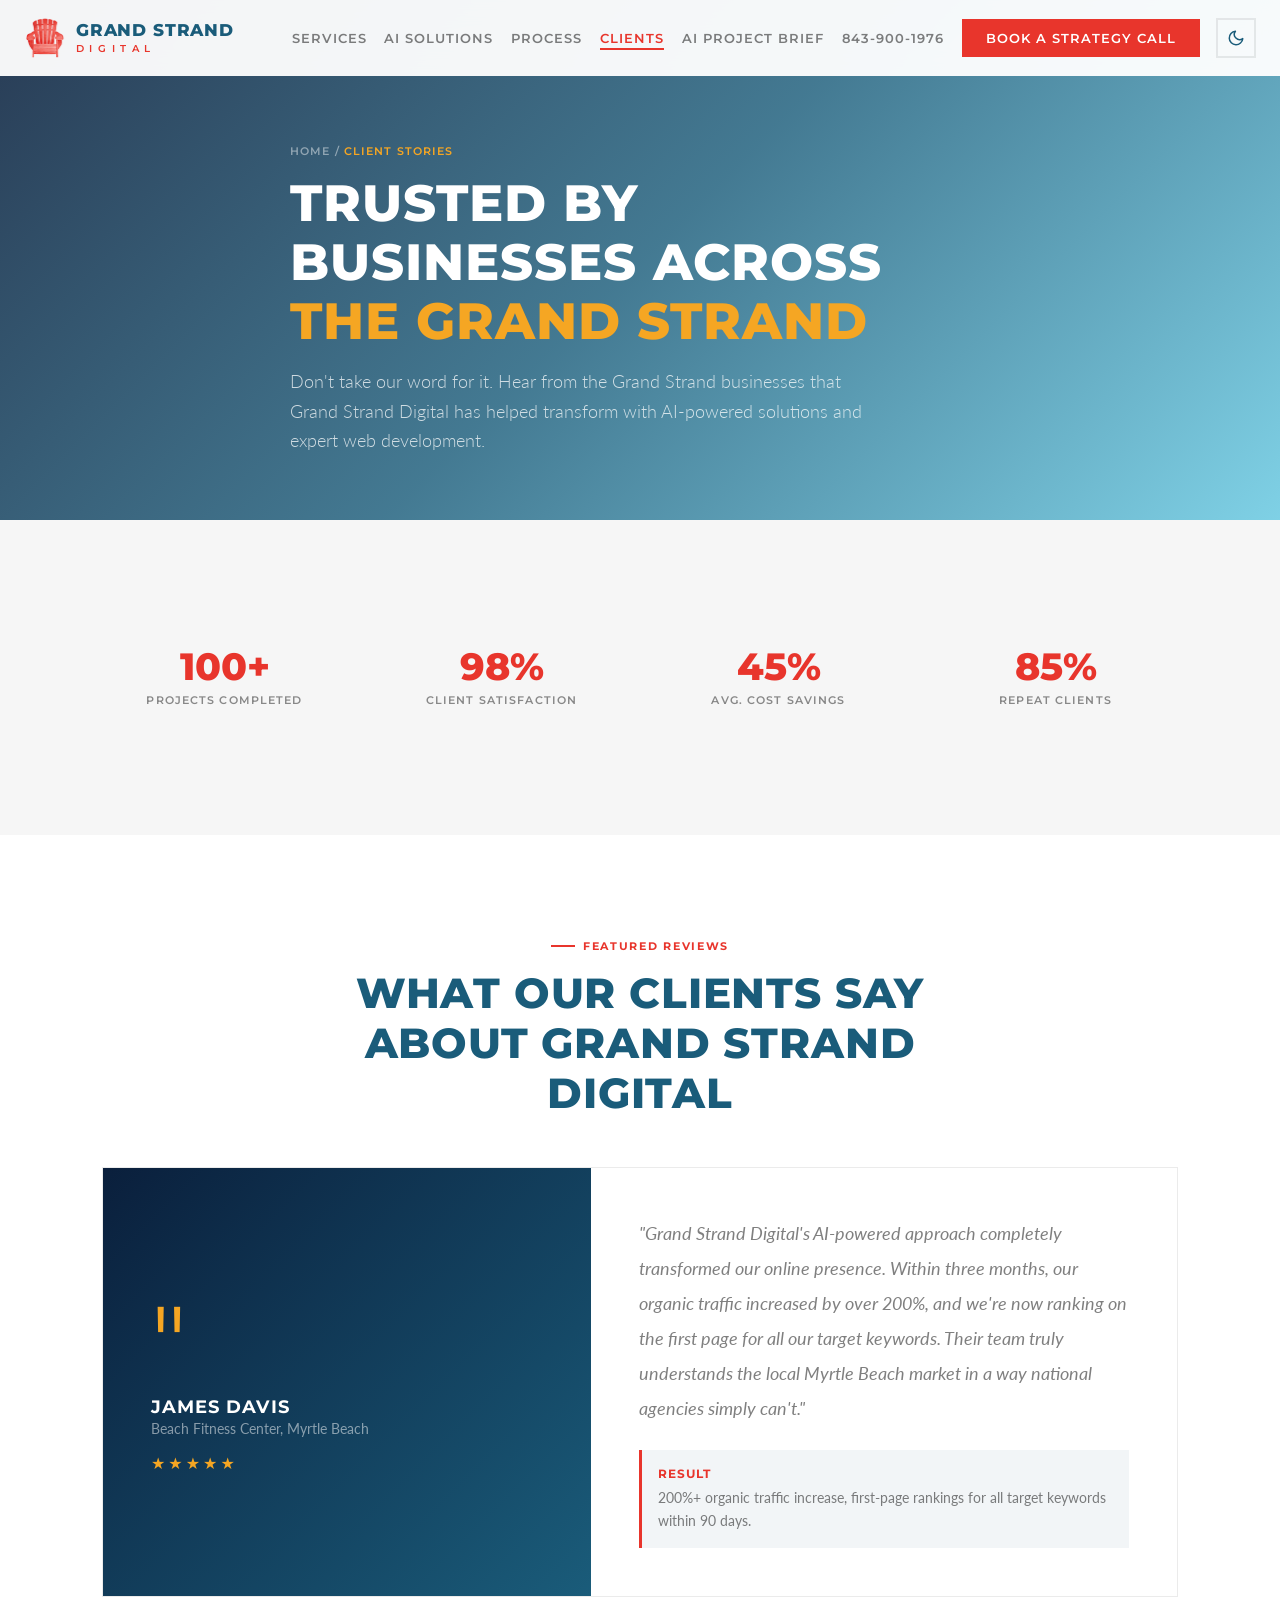
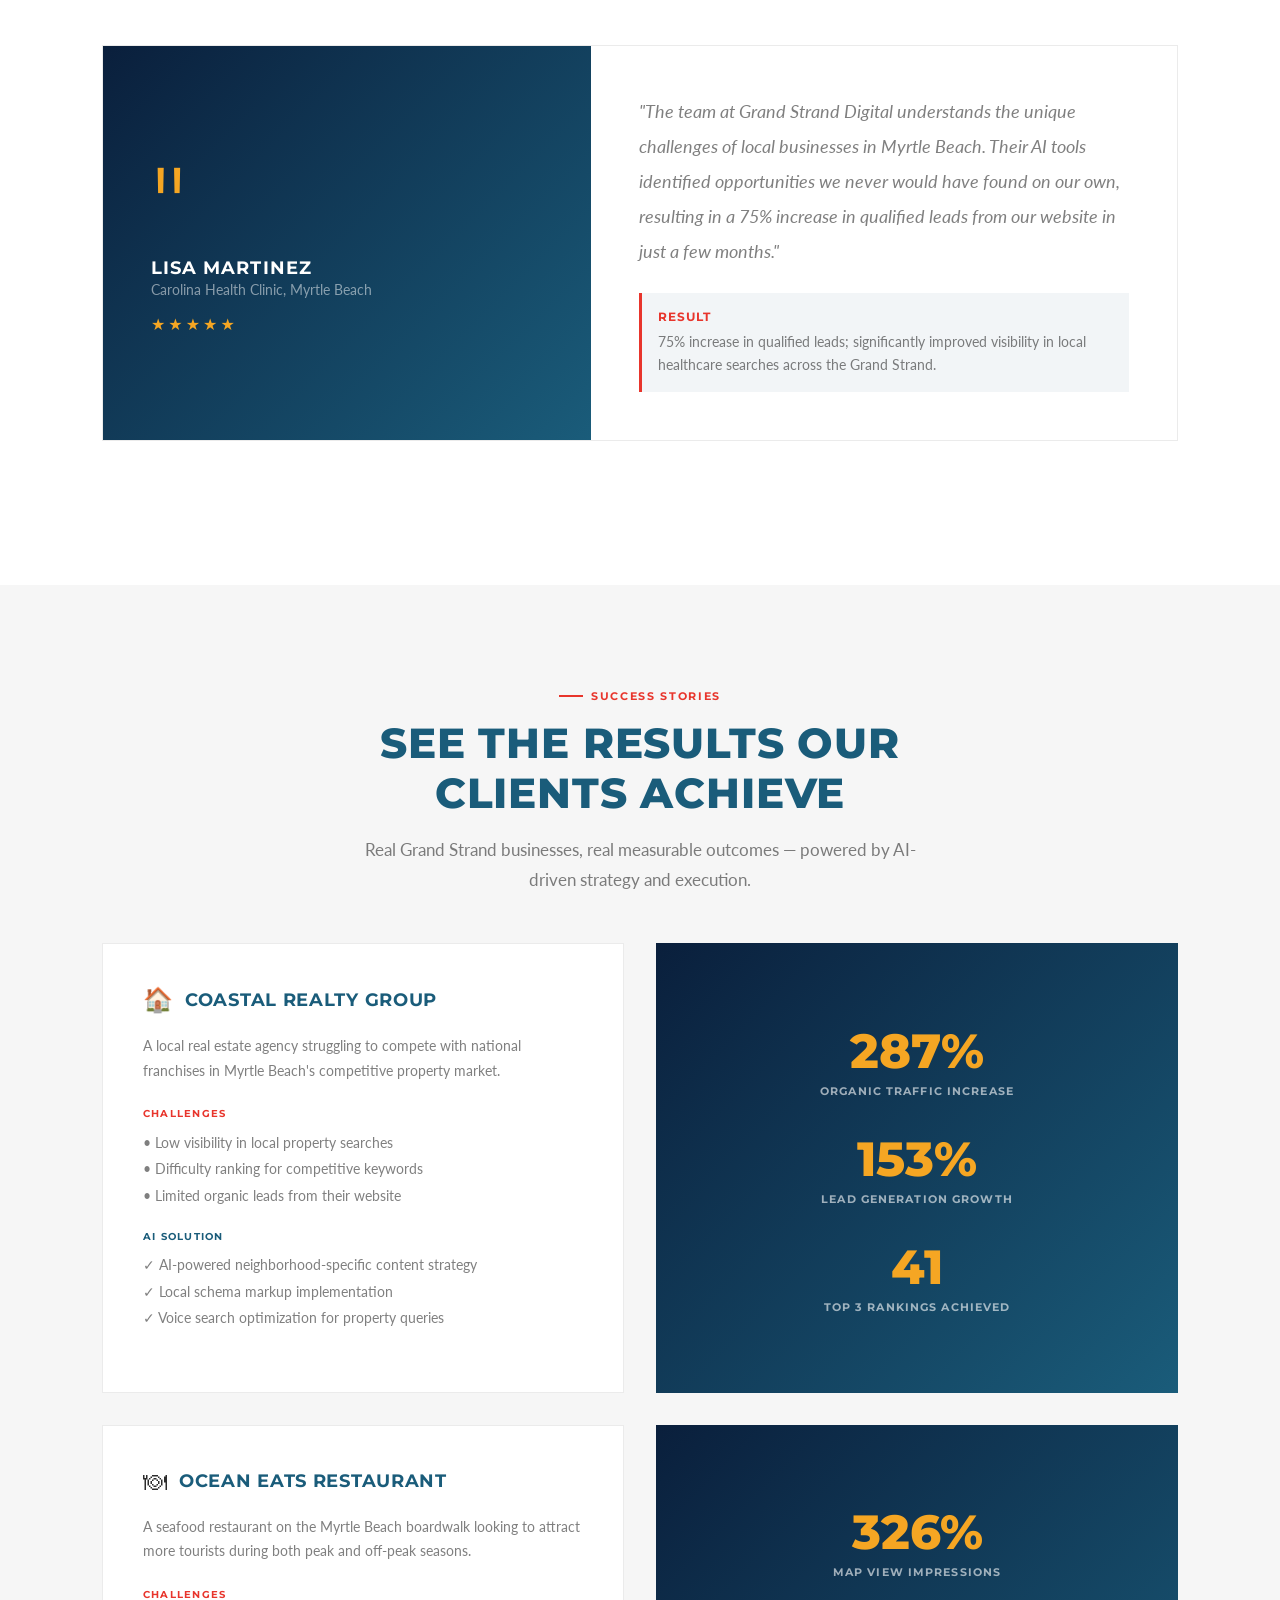
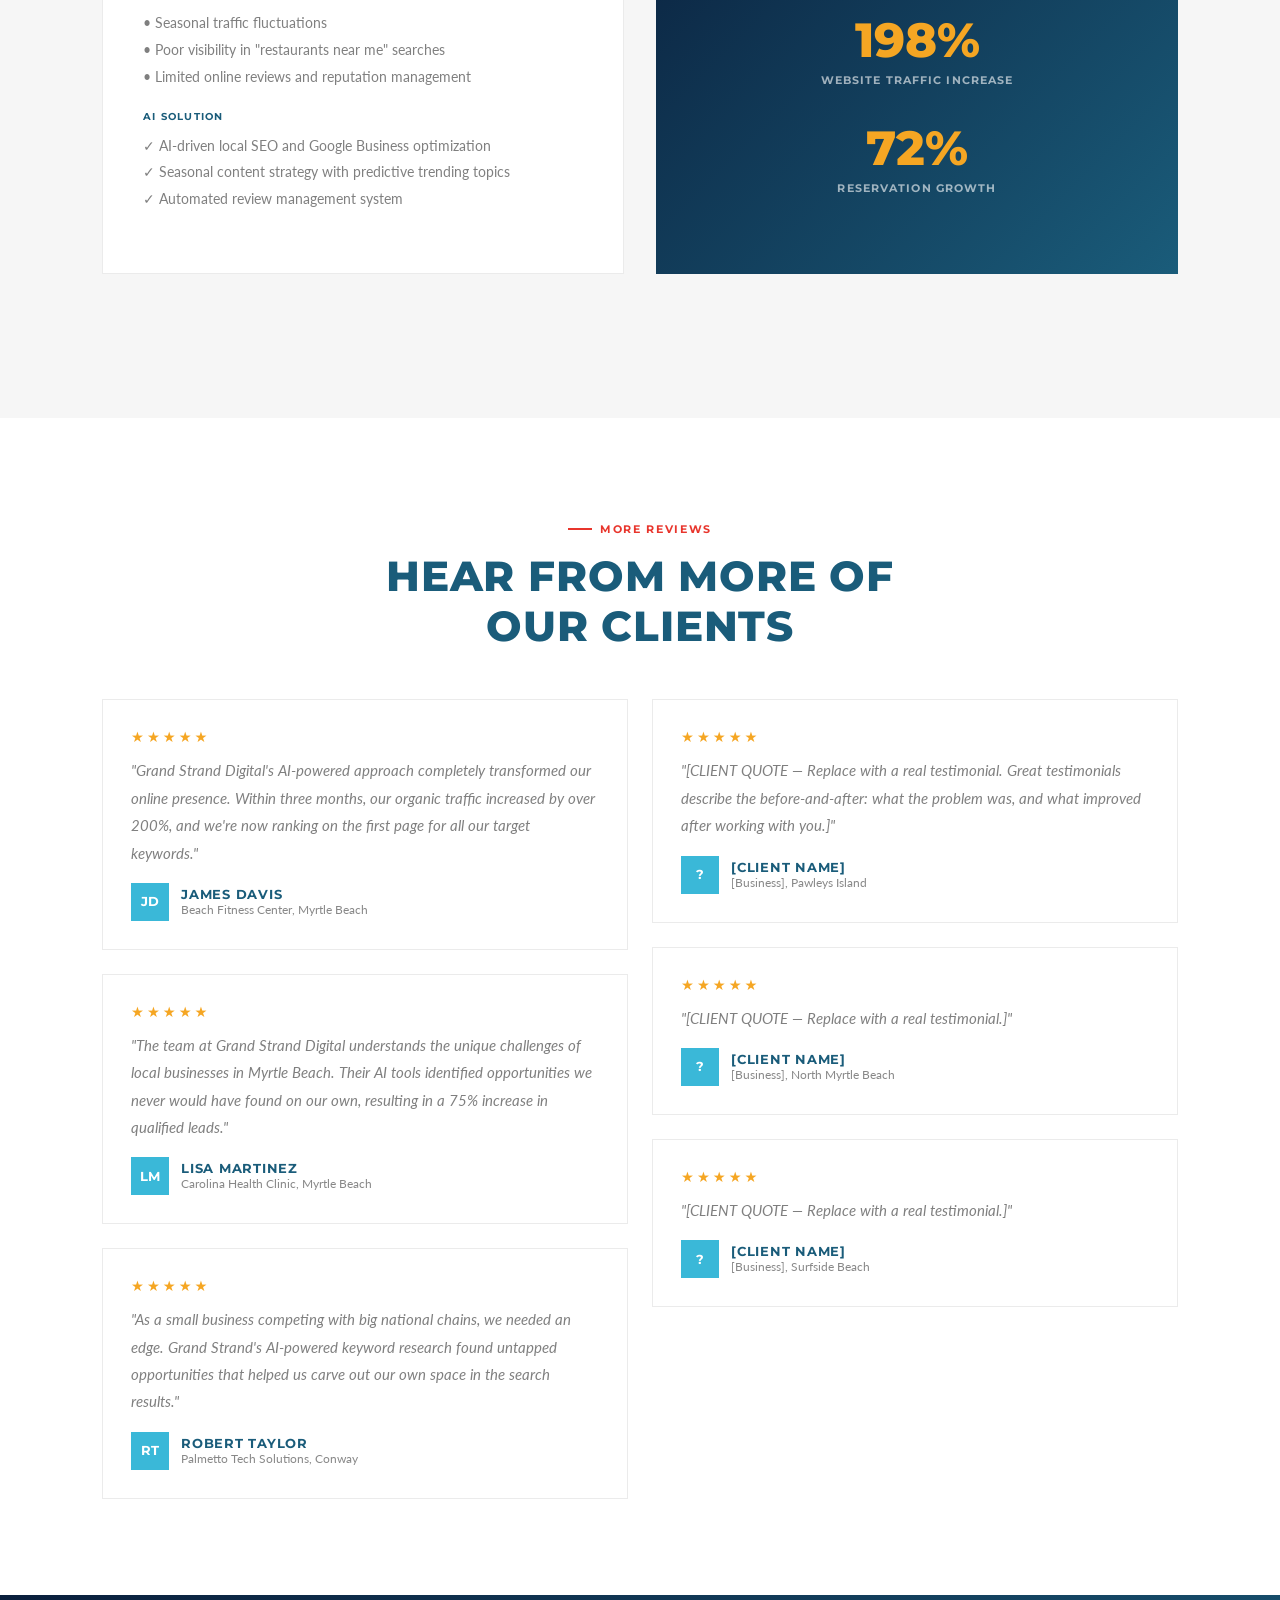
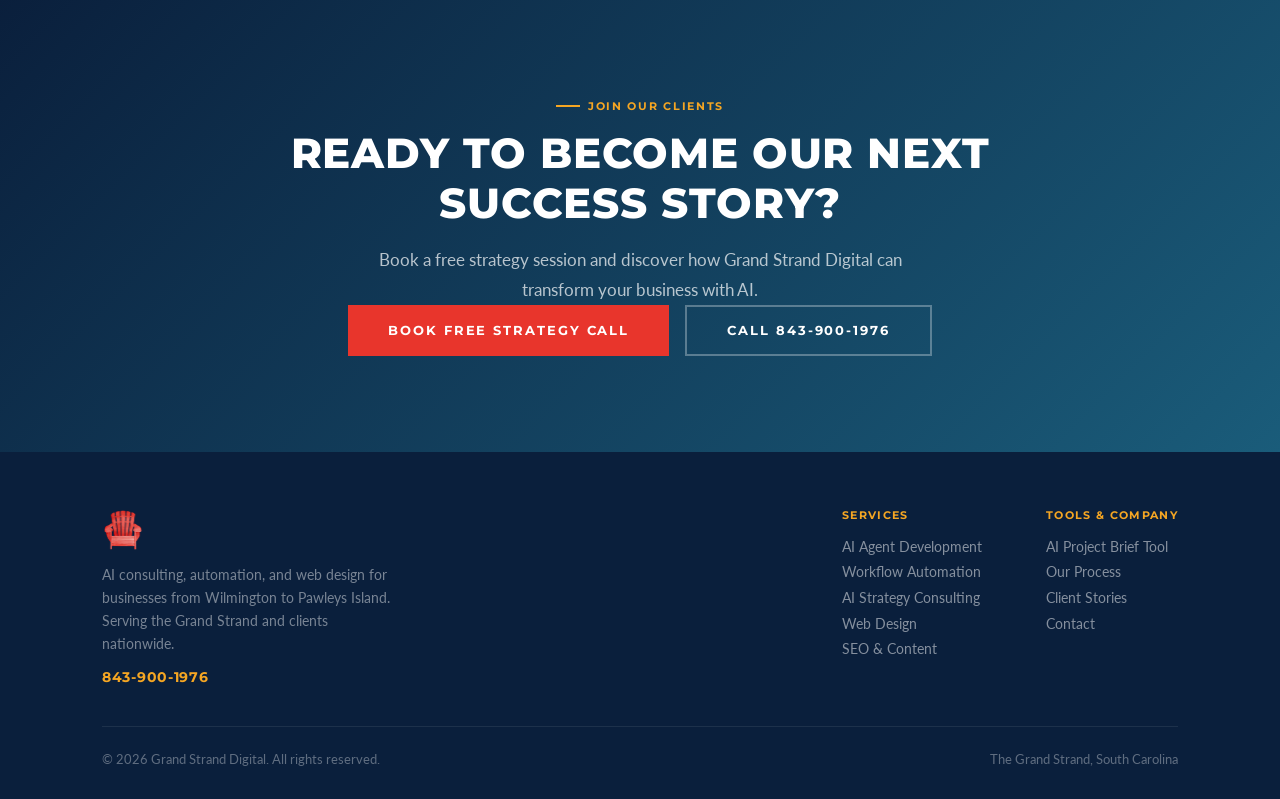
<file: clients.html>
<!DOCTYPE html>
<html lang="en">
<head>
<meta charset="UTF-8">
<meta name="viewport" content="width=device-width, initial-scale=1.0">
<title>Client Stories — Grand Strand Digital</title>
<meta name="description" content="Client stories and results from Grand Strand Digital. See how we've helped Grand Strand businesses grow with AI and technology.">
<meta property="og:title" content="Client Stories — Grand Strand Digital">
<meta property="og:url" content="https://grandstranddigital.com/clients.html">
<link rel="canonical" href="https://grandstranddigital.com/clients.html">
<link rel="preconnect" href="https://fonts.googleapis.com">
<link rel="preconnect" href="https://fonts.gstatic.com" crossorigin>
<link rel="preconnect" href="https://images.unsplash.com" crossorigin>
<link rel="preload" as="image" href="https://images.unsplash.com/photo-1556761175-5973dc0f32e7?w=1920&q=70&auto=format&fit=crop" fetchpriority="high">
<link rel="stylesheet" href="https://fonts.googleapis.com/css2?family=Montserrat:wght@400;600;700;800&family=Lato:wght@300;400;700&display=swap">
<link rel="icon" href="/favicon.ico" sizes="any">
<link rel="apple-touch-icon" href="/apple-touch-icon.png">
<meta name="theme-color" content="#0a1f3c">
<script>document.documentElement.classList.add('js')</script>
<script>/* theme: saved choice > OS preference > light. Runs before paint so there is no flash. */(function(){var t;try{t=localStorage.getItem('gsd-theme')}catch(e){}if(t!=='dark'&&t!=='light')t=window.matchMedia&&matchMedia('(prefers-color-scheme: dark)').matches?'dark':'light';document.documentElement.setAttribute('data-theme',t)})();</script>
<link rel="stylesheet" href="styles.css?v=20261120-theme">
<style>
.featured-testimonial{display:grid;grid-template-columns:1fr 1.2fr;gap:0;border:1px solid var(--border);overflow:hidden;margin-bottom:3rem}
.featured-testimonial .ft-visual{background:linear-gradient(135deg,var(--bg-dark),var(--tertiary));padding:3rem;color:var(--text-light);display:flex;flex-direction:column;justify-content:center}
.featured-testimonial .ft-visual .big-quote{font-family:var(--heading);font-size:6rem;line-height:1;color:var(--gold);margin-bottom:.5rem}
.featured-testimonial .ft-visual .ft-name{font-family:var(--heading);font-size:1.1rem;font-weight:700;text-transform:uppercase;letter-spacing:.06em}
.featured-testimonial .ft-visual .ft-role{font-size:.85rem;color:rgba(255,255,255,.5);margin-top:.25rem}
.featured-testimonial .ft-visual .ft-stars{color:var(--gold);letter-spacing:3px;margin-top:1rem}
.featured-testimonial .ft-content{padding:3rem;background:var(--bg);display:flex;flex-direction:column;justify-content:center}
.featured-testimonial .ft-content blockquote{font-family:var(--body);font-size:1.15rem;line-height:1.9;color:var(--text-secondary);font-style:italic;margin-bottom:1.5rem}
.featured-testimonial .ft-content .ft-result{padding:1rem;background:var(--bg-ice);border-left:3px solid var(--accent)}
.featured-testimonial .ft-content .ft-result strong{font-family:var(--heading);font-size:.75rem;font-weight:700;text-transform:uppercase;letter-spacing:.08em;color:var(--accent-ink);display:block;margin-bottom:.35rem}
.featured-testimonial .ft-content .ft-result span{font-size:.9rem;color:var(--text-secondary);line-height:1.6}

.testimonials-masonry{columns:2;column-gap:1.5rem;margin-top:3rem}
.testimonials-masonry .testimonial-card{break-inside:avoid;margin-bottom:1.5rem}

.results-strip{display:grid;grid-template-columns:repeat(4,1fr);gap:2rem;margin:3rem 0;text-align:center}
.results-strip .result{padding:1.5rem}
.results-strip .result .counter{font-size:2.4rem}

@media(max-width:768px){
  .featured-testimonial{grid-template-columns:1fr}
  .testimonials-masonry{columns:1}
  .results-strip{grid-template-columns:1fr 1fr}
}
</style>
</head>
<body>

<!-- Nav -->
<nav id="nav">
  <a href="index.html" class="nav-logo"><img src="logo.png" alt="" width="42" height="44" decoding="async"><span class="nav-wordmark"><span class="wm-name">Grand Strand</span><span class="wm-sub">Digital</span></span></a>
  <div class="nav-links">
    <a href="services.html">Services</a>
    <a href="solutions.html">AI Solutions</a>
    <a href="process.html">Process</a>
    <a href="clients.html" class="active">Clients</a>
    <a href="project-brief.html">AI Project Brief</a>
    <a href="tel:8439001976" class="nav-phone">843-900-1976</a>
    <a href="contact.html" class="nav-cta">Book a Strategy Call</a>
  </div>
  <button class="mobile-toggle" aria-label="Menu">&#9776;</button>
</nav>

<!-- Page Hero -->
<section class="page-hero" style="background-image:url('https://images.unsplash.com/photo-1556761175-5973dc0f32e7?w=1920&q=70&auto=format&fit=crop')">
  <div class="page-hero-overlay"></div>
  <div class="container">
    <div class="breadcrumb reveal"><a href="index.html">Home</a> / <span>Client Stories</span></div>
    <h1 class="reveal stagger-1">Trusted by Businesses Across <em>the Grand Strand</em></h1>
    <p class="reveal stagger-2">Don't take our word for it. Hear from the Grand Strand businesses that Grand Strand Digital has helped transform with AI-powered solutions and expert web development.</p>
  </div>
</section>

<!-- Results Strip -->
<section class="bg-alt" style="padding:3.5rem 0">
  <div class="container counters-row">
    <div class="results-strip">
      <div class="result reveal"><div class="counter" data-count="100" data-suffix="+">0+</div><div class="counter-label">Projects Completed</div></div>
      <div class="result reveal stagger-1"><div class="counter" data-count="98" data-suffix="%">0%</div><div class="counter-label">Client Satisfaction</div></div>
      <div class="result reveal stagger-2"><div class="counter" data-count="45" data-suffix="%">0%</div><div class="counter-label">Avg. Cost Savings</div></div>
      <div class="result reveal stagger-3"><div class="counter" data-count="85" data-suffix="%">0%</div><div class="counter-label">Repeat Clients</div></div>
    </div>
  </div>
</section>

<!-- Featured Testimonials -->
<section>
  <div class="container">
    <div class="section-center" style="margin-bottom:3rem">
      <div class="section-label reveal">Featured Reviews</div>
      <h2 class="section-title reveal stagger-1">What our clients say about Grand Strand Digital</h2>
    </div>

    <div class="featured-testimonial reveal">
      <div class="ft-visual">
        <div class="big-quote">"</div>
        <div class="ft-name">James Davis</div>
        <div class="ft-role">Beach Fitness Center, Myrtle Beach</div>
        <div class="ft-stars">&#9733;&#9733;&#9733;&#9733;&#9733;</div>
      </div>
      <div class="ft-content">
        <blockquote>"Grand Strand Digital's AI-powered approach completely transformed our online presence. Within three months, our organic traffic increased by over 200%, and we're now ranking on the first page for all our target keywords. Their team truly understands the local Myrtle Beach market in a way national agencies simply can't."</blockquote>
        <div class="ft-result">
          <strong>Result</strong>
          <span>200%+ organic traffic increase, first-page rankings for all target keywords within 90 days.</span>
        </div>
      </div>
    </div>

    <div class="featured-testimonial reveal">
      <div class="ft-visual">
        <div class="big-quote">"</div>
        <div class="ft-name">Lisa Martinez</div>
        <div class="ft-role">Carolina Health Clinic, Myrtle Beach</div>
        <div class="ft-stars">&#9733;&#9733;&#9733;&#9733;&#9733;</div>
      </div>
      <div class="ft-content">
        <blockquote>"The team at Grand Strand Digital understands the unique challenges of local businesses in Myrtle Beach. Their AI tools identified opportunities we never would have found on our own, resulting in a 75% increase in qualified leads from our website in just a few months."</blockquote>
        <div class="ft-result">
          <strong>Result</strong>
          <span>75% increase in qualified leads; significantly improved visibility in local healthcare searches across the Grand Strand.</span>
        </div>
      </div>
    </div>
  </div>
</section>

<!-- Case Studies -->
<section class="bg-alt">
  <div class="container">
    <div class="section-center" style="margin-bottom:3rem">
      <div class="section-label reveal">Success Stories</div>
      <h2 class="section-title reveal stagger-1">See the results our clients achieve</h2>
      <p class="section-desc reveal stagger-2" style="margin:0 auto">Real Grand Strand businesses, real measurable outcomes — powered by AI-driven strategy and execution.</p>
    </div>

    <!-- Case Study 1 -->
    <div style="display:grid;grid-template-columns:1fr 1fr;gap:2rem;margin-bottom:2rem" class="reveal">
      <div style="padding:2.5rem;background:var(--bg);border:1px solid var(--border)">
        <div style="display:flex;align-items:center;gap:.75rem;margin-bottom:1.25rem">
          <span style="font-size:1.5rem">&#127968;</span>
          <h3 style="font-family:var(--heading);font-size:1.1rem;font-weight:700;text-transform:uppercase;letter-spacing:.04em;color:var(--tertiary-ink)">Coastal Realty Group</h3>
        </div>
        <p style="font-size:.9rem;color:var(--text-secondary);line-height:1.7;margin-bottom:1.5rem">A local real estate agency struggling to compete with national franchises in Myrtle Beach's competitive property market.</p>
        <div style="margin-bottom:1.25rem">
          <div style="font-family:var(--heading);font-size:.65rem;font-weight:700;letter-spacing:.12em;text-transform:uppercase;color:var(--accent-ink);margin-bottom:.6rem">Challenges</div>
          <ul style="list-style:none;font-size:.875rem;color:var(--text-secondary);line-height:1.9">
            <li>&#8226; Low visibility in local property searches</li>
            <li>&#8226; Difficulty ranking for competitive keywords</li>
            <li>&#8226; Limited organic leads from their website</li>
          </ul>
        </div>
        <div style="margin-bottom:1.25rem">
          <div style="font-family:var(--heading);font-size:.65rem;font-weight:700;letter-spacing:.12em;text-transform:uppercase;color:var(--tertiary-ink);margin-bottom:.6rem">AI Solution</div>
          <ul style="list-style:none;font-size:.875rem;color:var(--text-secondary);line-height:1.9">
            <li>&#10003; AI-powered neighborhood-specific content strategy</li>
            <li>&#10003; Local schema markup implementation</li>
            <li>&#10003; Voice search optimization for property queries</li>
          </ul>
        </div>
      </div>
      <div style="padding:2.5rem;background:linear-gradient(135deg,var(--bg-dark),var(--tertiary));color:var(--text-light);display:flex;flex-direction:column;justify-content:center;gap:2rem">
        <div style="text-align:center">
          <div style="font-family:var(--heading);font-size:3rem;font-weight:800;color:var(--gold)">287%</div>
          <div style="font-family:var(--heading);font-size:.7rem;font-weight:700;letter-spacing:.1em;text-transform:uppercase;color:rgba(255,255,255,.6);margin-top:.25rem">Organic Traffic Increase</div>
        </div>
        <div style="text-align:center">
          <div style="font-family:var(--heading);font-size:3rem;font-weight:800;color:var(--gold)">153%</div>
          <div style="font-family:var(--heading);font-size:.7rem;font-weight:700;letter-spacing:.1em;text-transform:uppercase;color:rgba(255,255,255,.6);margin-top:.25rem">Lead Generation Growth</div>
        </div>
        <div style="text-align:center">
          <div style="font-family:var(--heading);font-size:3rem;font-weight:800;color:var(--gold)">41</div>
          <div style="font-family:var(--heading);font-size:.7rem;font-weight:700;letter-spacing:.1em;text-transform:uppercase;color:rgba(255,255,255,.6);margin-top:.25rem">Top 3 Rankings Achieved</div>
        </div>
      </div>
    </div>

    <!-- Case Study 2 -->
    <div style="display:grid;grid-template-columns:1fr 1fr;gap:2rem;margin-bottom:3rem" class="reveal">
      <div style="padding:2.5rem;background:var(--bg);border:1px solid var(--border)">
        <div style="display:flex;align-items:center;gap:.75rem;margin-bottom:1.25rem">
          <span style="font-size:1.5rem">&#127869;</span>
          <h3 style="font-family:var(--heading);font-size:1.1rem;font-weight:700;text-transform:uppercase;letter-spacing:.04em;color:var(--tertiary-ink)">Ocean Eats Restaurant</h3>
        </div>
        <p style="font-size:.9rem;color:var(--text-secondary);line-height:1.7;margin-bottom:1.5rem">A seafood restaurant on the Myrtle Beach boardwalk looking to attract more tourists during both peak and off-peak seasons.</p>
        <div style="margin-bottom:1.25rem">
          <div style="font-family:var(--heading);font-size:.65rem;font-weight:700;letter-spacing:.12em;text-transform:uppercase;color:var(--accent-ink);margin-bottom:.6rem">Challenges</div>
          <ul style="list-style:none;font-size:.875rem;color:var(--text-secondary);line-height:1.9">
            <li>&#8226; Seasonal traffic fluctuations</li>
            <li>&#8226; Poor visibility in "restaurants near me" searches</li>
            <li>&#8226; Limited online reviews and reputation management</li>
          </ul>
        </div>
        <div style="margin-bottom:1.25rem">
          <div style="font-family:var(--heading);font-size:.65rem;font-weight:700;letter-spacing:.12em;text-transform:uppercase;color:var(--tertiary-ink);margin-bottom:.6rem">AI Solution</div>
          <ul style="list-style:none;font-size:.875rem;color:var(--text-secondary);line-height:1.9">
            <li>&#10003; AI-driven local SEO and Google Business optimization</li>
            <li>&#10003; Seasonal content strategy with predictive trending topics</li>
            <li>&#10003; Automated review management system</li>
          </ul>
        </div>
      </div>
      <div style="padding:2.5rem;background:linear-gradient(135deg,var(--bg-dark),var(--tertiary));color:var(--text-light);display:flex;flex-direction:column;justify-content:center;gap:2rem">
        <div style="text-align:center">
          <div style="font-family:var(--heading);font-size:3rem;font-weight:800;color:var(--gold)">326%</div>
          <div style="font-family:var(--heading);font-size:.7rem;font-weight:700;letter-spacing:.1em;text-transform:uppercase;color:rgba(255,255,255,.6);margin-top:.25rem">Map View Impressions</div>
        </div>
        <div style="text-align:center">
          <div style="font-family:var(--heading);font-size:3rem;font-weight:800;color:var(--gold)">198%</div>
          <div style="font-family:var(--heading);font-size:.7rem;font-weight:700;letter-spacing:.1em;text-transform:uppercase;color:rgba(255,255,255,.6);margin-top:.25rem">Website Traffic Increase</div>
        </div>
        <div style="text-align:center">
          <div style="font-family:var(--heading);font-size:3rem;font-weight:800;color:var(--gold)">72%</div>
          <div style="font-family:var(--heading);font-size:.7rem;font-weight:700;letter-spacing:.1em;text-transform:uppercase;color:rgba(255,255,255,.6);margin-top:.25rem">Reservation Growth</div>
        </div>
      </div>
    </div>
  </div>
</section>

<!-- More Testimonials (Masonry) -->
<section>
  <div class="container">
    <div class="section-center" style="margin-bottom:1rem">
      <div class="section-label reveal">More Reviews</div>
      <h2 class="section-title reveal stagger-1">Hear from more of our clients</h2>
    </div>
    <div class="testimonials-masonry">
      <div class="testimonial-card reveal">
        <div class="stars">&#9733;&#9733;&#9733;&#9733;&#9733;</div>
        <blockquote>"Grand Strand Digital's AI-powered approach completely transformed our online presence. Within three months, our organic traffic increased by over 200%, and we're now ranking on the first page for all our target keywords."</blockquote>
        <div class="author">
          <div class="avatar">JD</div>
          <div><div class="name">James Davis</div><div class="role">Beach Fitness Center, Myrtle Beach</div></div>
        </div>
      </div>
      <div class="testimonial-card reveal stagger-1">
        <div class="stars">&#9733;&#9733;&#9733;&#9733;&#9733;</div>
        <blockquote>"The team at Grand Strand Digital understands the unique challenges of local businesses in Myrtle Beach. Their AI tools identified opportunities we never would have found on our own, resulting in a 75% increase in qualified leads."</blockquote>
        <div class="author">
          <div class="avatar">LM</div>
          <div><div class="name">Lisa Martinez</div><div class="role">Carolina Health Clinic, Myrtle Beach</div></div>
        </div>
      </div>
      <div class="testimonial-card reveal">
        <div class="stars">&#9733;&#9733;&#9733;&#9733;&#9733;</div>
        <blockquote>"As a small business competing with big national chains, we needed an edge. Grand Strand's AI-powered keyword research found untapped opportunities that helped us carve out our own space in the search results."</blockquote>
        <div class="author">
          <div class="avatar">RT</div>
          <div><div class="name">Robert Taylor</div><div class="role">Palmetto Tech Solutions, Conway</div></div>
        </div>
      </div>
      <div class="testimonial-card reveal stagger-1">
        <div class="stars">&#9733;&#9733;&#9733;&#9733;&#9733;</div>
        <blockquote>"[CLIENT QUOTE — Replace with a real testimonial. Great testimonials describe the before-and-after: what the problem was, and what improved after working with you.]"</blockquote>
        <div class="author">
          <div class="avatar">?</div>
          <div><div class="name">[Client Name]</div><div class="role">[Business], Pawleys Island</div></div>
        </div>
      </div>
      <div class="testimonial-card reveal">
        <div class="stars">&#9733;&#9733;&#9733;&#9733;&#9733;</div>
        <blockquote>"[CLIENT QUOTE — Replace with a real testimonial.]"</blockquote>
        <div class="author">
          <div class="avatar">?</div>
          <div><div class="name">[Client Name]</div><div class="role">[Business], North Myrtle Beach</div></div>
        </div>
      </div>
      <div class="testimonial-card reveal stagger-1">
        <div class="stars">&#9733;&#9733;&#9733;&#9733;&#9733;</div>
        <blockquote>"[CLIENT QUOTE — Replace with a real testimonial.]"</blockquote>
        <div class="author">
          <div class="avatar">?</div>
          <div><div class="name">[Client Name]</div><div class="role">[Business], Surfside Beach</div></div>
        </div>
      </div>
    </div>
  </div>
</section>

<!-- CTA Banner -->
<section class="cta-banner">
  <div class="container">
    <div class="section-label reveal" style="justify-content:center">Join Our Clients</div>
    <h2 class="section-title reveal stagger-1">Ready to become our next<br>success story?</h2>
    <p class="section-desc reveal stagger-2" style="margin:0 auto">Book a free strategy session and discover how Grand Strand Digital can transform your business with AI.</p>
    <div class="cta-actions reveal stagger-3">
      <a href="contact.html" class="btn-primary">Book Free Strategy Call</a>
      <a href="tel:8439001976" class="btn-secondary light">Call 843-900-1976</a>
    </div>
  </div>
</section>

<!-- Footer -->
<footer>
  <div class="container">
    <div class="footer-inner">
      <div class="footer-brand">
        <a href="index.html" class="nav-logo"><img src="logo.png" alt="Grand Strand Digital" width="42" height="44" decoding="async"></a>
        <p>AI consulting, automation, and web design for businesses from Wilmington to Pawleys Island. Serving the Grand Strand and clients nationwide.</p>
        <a href="tel:8439001976" class="footer-phone">843-900-1976</a>
      </div>
      <div class="footer-links">
        <div class="footer-col">
          <h5>Services</h5>
          <a href="services.html">AI Agent Development</a>
          <a href="services.html">Workflow Automation</a>
          <a href="services.html">AI Strategy Consulting</a>
          <a href="services.html">Web Design</a>
          <a href="services.html">SEO & Content</a>
        </div>
        <div class="footer-col">
          <h5>Tools &amp; Company</h5>
          <a href="project-brief.html">AI Project Brief Tool</a>
          <a href="process.html">Our Process</a>
          <a href="clients.html">Client Stories</a>
          <a href="contact.html">Contact</a>
        </div>
      </div>
    </div>
    <div class="footer-bottom">
      <span>&copy; 2026 Grand Strand Digital. All rights reserved.</span>
      <span>The Grand Strand, South Carolina</span>
    </div>
  </div>
</footer>

<script src="shared.js?v=20261120-theme"></script>
</body>
</html>
</file>
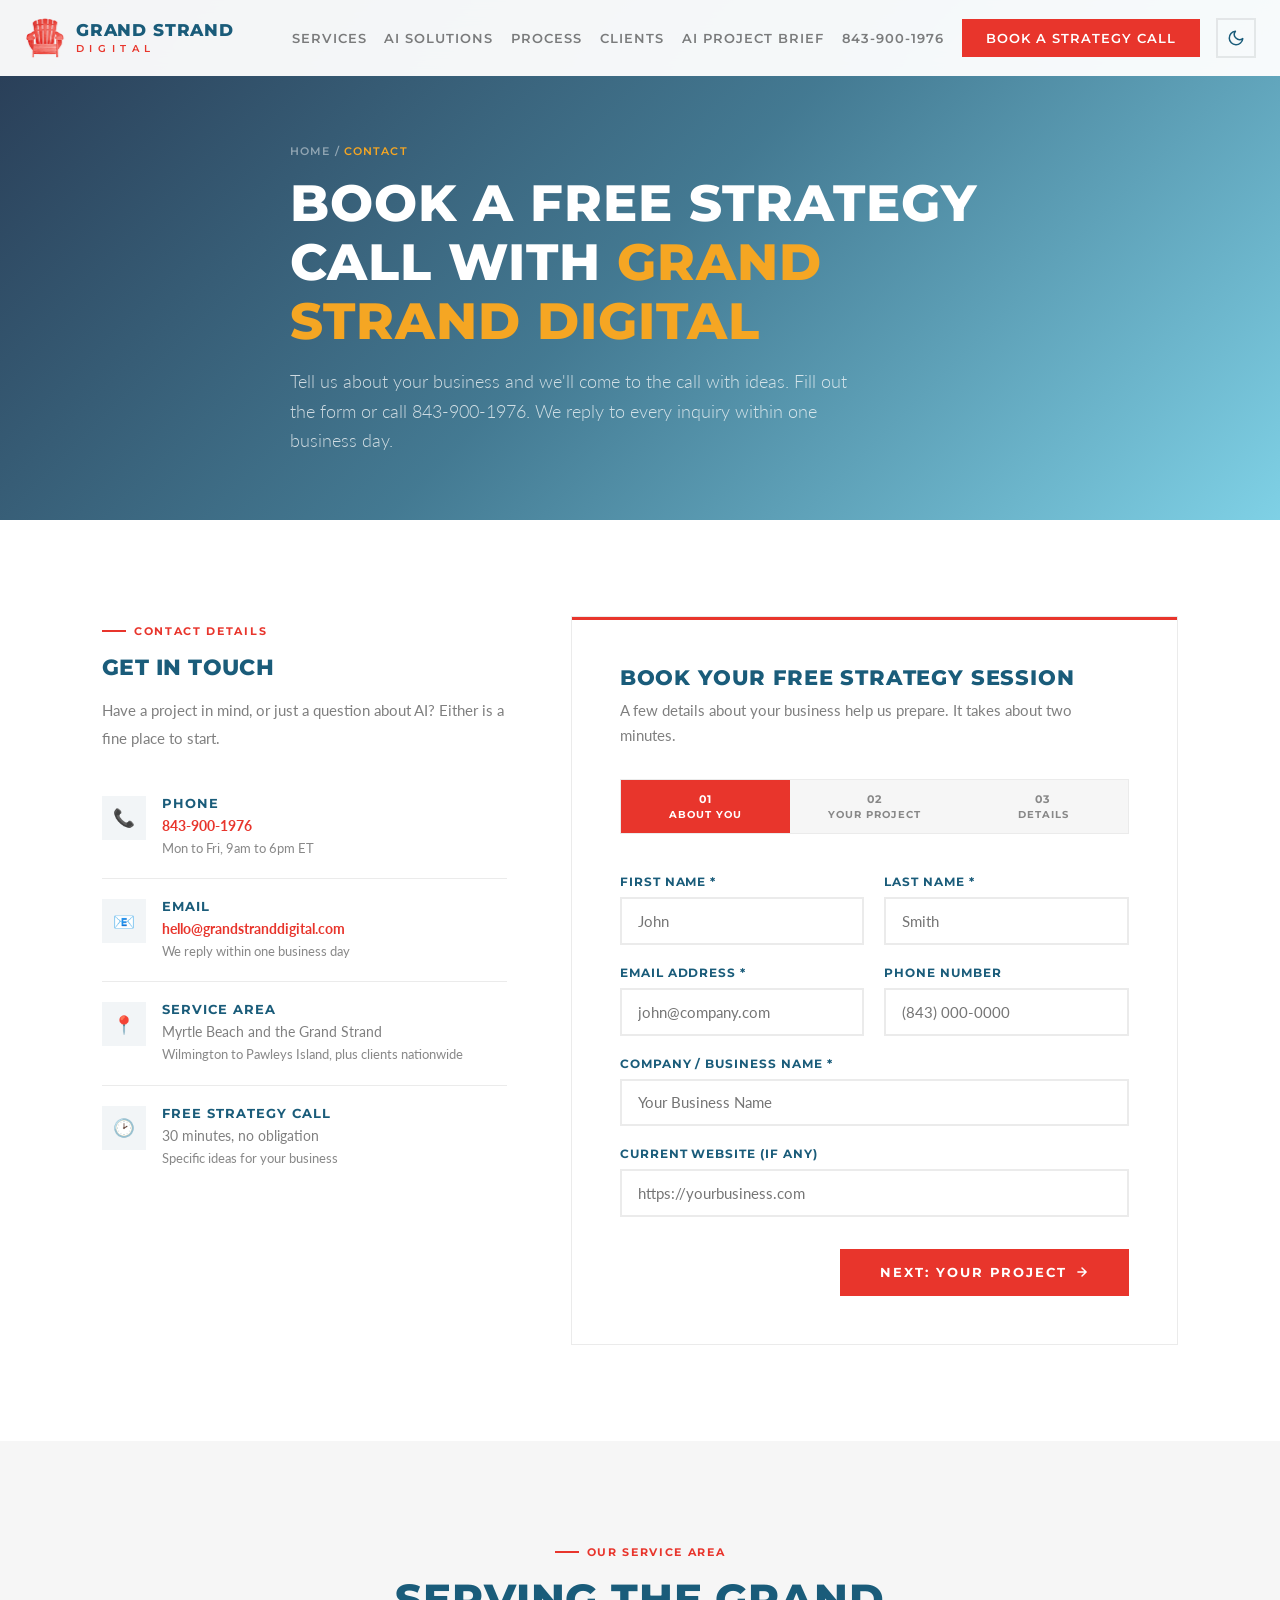
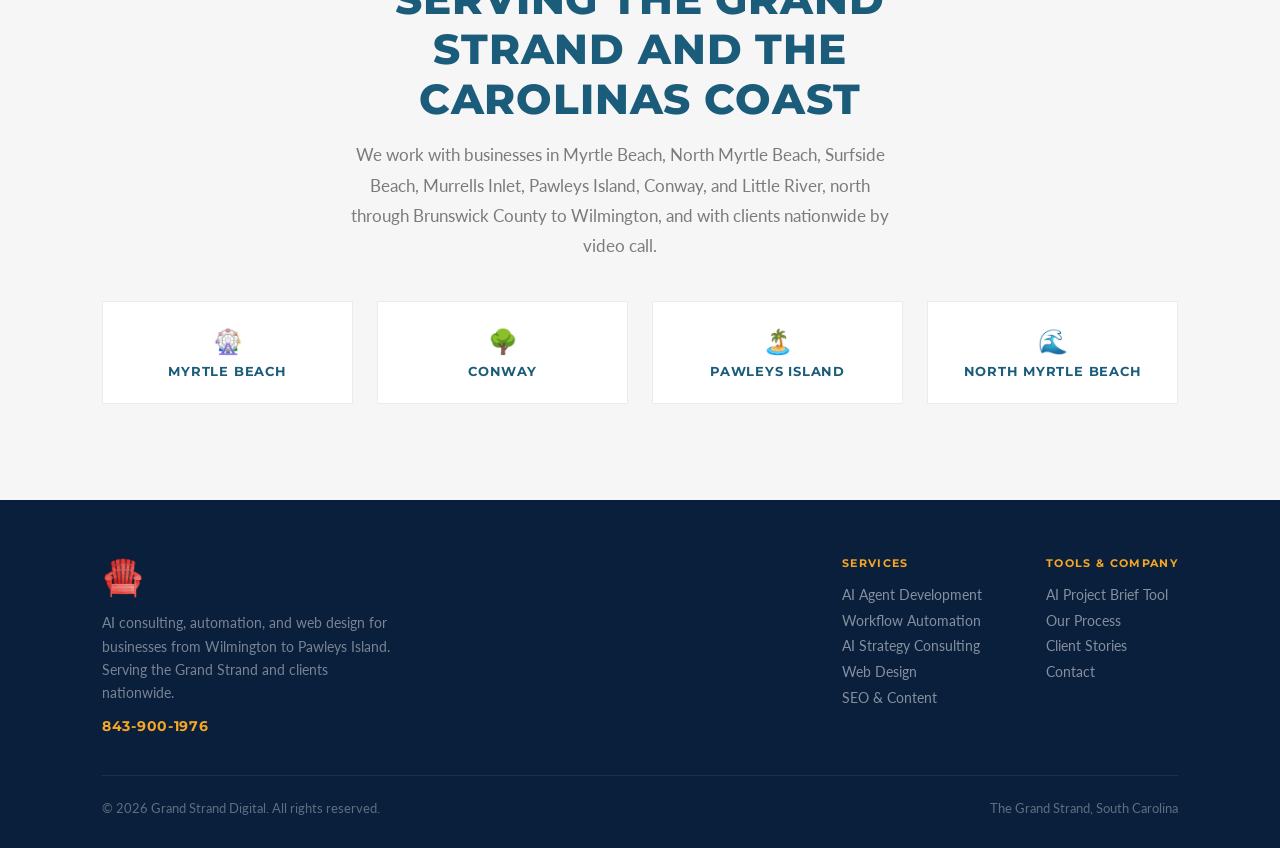
<file: contact.html>
<!DOCTYPE html>
<html lang="en">
<head>
<meta charset="UTF-8">
<meta name="viewport" content="width=device-width, initial-scale=1.0">
<title>Contact Us: Free AI Strategy Call | Grand Strand Digital</title>
<meta name="description" content="Book a free 30-minute AI and web strategy call. Serving Myrtle Beach, Conway, North Myrtle Beach, and Wilmington. Call 843-900-1976.">
<meta property="og:title" content="Contact Us: Free AI Strategy Call | Grand Strand Digital">
<meta property="og:description" content="Book a free 30-minute AI and web strategy call. Serving Myrtle Beach, Conway, North Myrtle Beach, and Wilmington. Call 843-900-1976.">
<meta property="og:url" content="https://grandstranddigital.com/contact.html">
<link rel="canonical" href="https://grandstranddigital.com/contact.html">
<link rel="preconnect" href="https://fonts.googleapis.com">
<link rel="preconnect" href="https://fonts.gstatic.com" crossorigin>
<link rel="preconnect" href="https://images.unsplash.com" crossorigin>
<link rel="preload" as="image" href="https://images.unsplash.com/photo-1548199569-3e1c6aa8f469?w=1920&q=70&auto=format&fit=crop" fetchpriority="high">
<link rel="stylesheet" href="https://fonts.googleapis.com/css2?family=Montserrat:wght@400;600;700;800&family=Lato:wght@300;400;700&display=swap">
<link rel="icon" href="/favicon.ico" sizes="any">
<link rel="apple-touch-icon" href="/apple-touch-icon.png">
<meta name="theme-color" content="#0a1f3c">
<script>document.documentElement.classList.add('js')</script>
<script>/* theme: saved choice > OS preference > light. Runs before paint so there is no flash. */(function(){var t;try{t=localStorage.getItem('gsd-theme')}catch(e){}if(t!=='dark'&&t!=='light')t=window.matchMedia&&matchMedia('(prefers-color-scheme: dark)').matches?'dark':'light';document.documentElement.setAttribute('data-theme',t)})();</script>
<link rel="stylesheet" href="styles.css?v=20261120-theme">
<style>
.contact-layout{display:grid;grid-template-columns:1fr 1.5fr;gap:4rem;align-items:start}
.contact-info{position:sticky;top:6rem}
.contact-method{display:flex;gap:1rem;align-items:start;padding:1.25rem 0;border-bottom:1px solid var(--border)}
.contact-method:last-child{border-bottom:none}
.contact-method .cm-icon{width:44px;height:44px;flex-shrink:0;background:var(--bg-ice);display:flex;align-items:center;justify-content:center;font-size:1.1rem;transition:all .3s}
.contact-method:hover .cm-icon{background:var(--accent);color:var(--text-light)}
.contact-method h4{font-family:var(--heading);font-size:.8rem;font-weight:700;text-transform:uppercase;letter-spacing:.08em;color:var(--tertiary-ink);margin-bottom:.25rem}
.contact-method p{font-size:.9rem;color:var(--text-secondary);line-height:1.5}
.contact-method a{color:var(--accent-ink);font-weight:700;transition:color .3s}
.contact-method a:hover{color:var(--accent-hover-ink)}

.form-card{padding:3rem;background:var(--bg);border:1px solid var(--border);position:relative;overflow:hidden}
.form-card::before{content:'';position:absolute;top:0;left:0;right:0;height:3px;background:var(--accent)}
.form-card h2{font-family:var(--heading);font-size:1.3rem;font-weight:800;text-transform:uppercase;letter-spacing:.04em;color:var(--tertiary-ink);margin-bottom:.5rem}
.form-card .form-subtitle{font-size:.95rem;color:var(--text-secondary);margin-bottom:2rem;line-height:1.6}

.form-progress{display:flex;gap:0;margin-bottom:2.5rem;border:1px solid var(--border)}
.form-progress .fp-step{flex:1;padding:.75rem;text-align:center;font-family:var(--heading);font-size:.65rem;font-weight:700;letter-spacing:.1em;text-transform:uppercase;color:var(--text-muted);background:var(--bg-alt);transition:all .3s;cursor:pointer}
.form-progress .fp-step.active{background:var(--accent);color:var(--text-light)}
.form-progress .fp-step.completed{background:var(--tertiary);color:var(--text-light)}
.form-progress .fp-step .fp-num{display:block;font-size:.7rem;margin-bottom:.15rem}

.form-step{display:none;animation:tabFadeIn .4s ease}
.form-step.active{display:block}
@keyframes tabFadeIn{from{opacity:0;transform:translateY(8px)}to{opacity:1;transform:translateY(0)}}
.form-nav{display:flex;justify-content:space-between;margin-top:2rem;gap:1rem}
.form-nav .btn-back{display:inline-flex;align-items:center;gap:.5rem;padding:1rem 2rem;background:transparent;color:var(--text-secondary);font-family:var(--heading);font-weight:700;font-size:.8rem;letter-spacing:.1em;text-transform:uppercase;border:2px solid var(--border);cursor:pointer;transition:all .3s}
.form-nav .btn-back:hover{border-color:var(--text-primary);color:var(--text-primary)}

.checkbox-group{display:grid;grid-template-columns:1fr 1fr;gap:.75rem;margin-top:.25rem}
.checkbox-label{display:flex;align-items:center;gap:.6rem;padding:.6rem .75rem;border:1px solid var(--border);cursor:pointer;transition:all .3s;font-size:.875rem;color:var(--text-secondary)}
.checkbox-label:hover{border-color:var(--accent);background:rgba(232,53,44,.02)}
.checkbox-label input{display:none}
.checkbox-label .check-box{width:18px;height:18px;flex-shrink:0;border:2px solid var(--border);display:flex;align-items:center;justify-content:center;transition:all .2s;font-size:.7rem;color:transparent}
.checkbox-label input:checked ~ .check-box{background:var(--accent);border-color:var(--accent);color:var(--text-light)}
.checkbox-label input:checked ~ span{color:var(--text-primary);font-weight:600}

.budget-options{display:grid;grid-template-columns:repeat(4,1fr);gap:.75rem;margin-top:.25rem}
.budget-option{text-align:center;padding:.75rem;border:2px solid var(--border);cursor:pointer;transition:all .3s;font-family:var(--heading);font-size:.75rem;font-weight:700;letter-spacing:.05em;color:var(--text-muted)}
.budget-option:hover{border-color:var(--accent);color:var(--accent-ink)}
.budget-option input{display:none}
.budget-option:has(input:checked){border-color:var(--accent);background:rgba(232,53,44,.05);color:var(--accent-ink)}

.success-message{display:none;text-align:center;padding:3rem 2rem}
.success-message.show{display:block}
.hp-field{position:absolute;left:-10000px;width:1px;height:1px;overflow:hidden}
.form-error{margin-top:1rem;padding:.9rem 1rem;border-left:3px solid var(--accent);background:rgba(232,53,44,.06);color:var(--form-error);font-size:.95rem;line-height:1.5}
.success-message .success-icon{font-size:3rem;margin-bottom:1rem}
.success-message h3{font-family:var(--heading);font-size:1.2rem;font-weight:800;text-transform:uppercase;letter-spacing:.04em;color:var(--tertiary-ink);margin-bottom:.75rem}
.success-message p{color:var(--text-secondary);font-size:1rem;line-height:1.7;max-width:400px;margin:0 auto}

@media(max-width:768px){
  .contact-layout{grid-template-columns:1fr}
  .contact-info{position:static}
  .checkbox-group{grid-template-columns:1fr}
  .budget-options{grid-template-columns:1fr 1fr}
}
@keyframes shake{0%,100%{transform:translateX(0)}25%{transform:translateX(-6px)}50%{transform:translateX(6px)}75%{transform:translateX(-4px)}}
.spinner{display:inline-block;width:14px;height:14px;border:2px solid rgba(255,255,255,.3);border-top-color:white;border-radius:50%;animation:spin .6s linear infinite}
@keyframes spin{to{transform:rotate(360deg)}}
</style>
</head>
<body>

<!-- Nav -->
<nav id="nav">
  <a href="index.html" class="nav-logo"><img src="logo.png" alt="" width="42" height="44" decoding="async"><span class="nav-wordmark"><span class="wm-name">Grand Strand</span><span class="wm-sub">Digital</span></span></a>
  <div class="nav-links">
    <a href="services.html">Services</a>
    <a href="solutions.html">AI Solutions</a>
    <a href="process.html">Process</a>
    <a href="clients.html">Clients</a>
    <a href="project-brief.html">AI Project Brief</a>
    <a href="tel:8439001976" class="nav-phone">843-900-1976</a>
    <a href="contact.html" class="nav-cta active">Book a Strategy Call</a>
  </div>
  <button class="mobile-toggle" aria-label="Menu">&#9776;</button>
</nav>

<!-- Page Hero -->
<section class="page-hero" style="background-image:url('https://images.unsplash.com/photo-1548199569-3e1c6aa8f469?w=1920&q=70&auto=format&fit=crop')">
  <div class="page-hero-overlay"></div>
  <div class="container">
    <div class="breadcrumb reveal"><a href="index.html">Home</a> / <span>Contact</span></div>
    <h1 class="reveal stagger-1">Book a free strategy call with <em>Grand Strand Digital</em></h1>
    <p class="reveal stagger-2">Tell us about your business and we'll come to the call with ideas. Fill out the form or call 843-900-1976. We reply to every inquiry within one business day.</p>
  </div>
</section>

<!-- Contact Section -->
<section>
  <div class="container">
    <div class="contact-layout">

      <!-- Sidebar -->
      <div class="contact-info reveal-left">
        <div class="section-label">Contact Details</div>
        <h2 class="section-title" style="font-size:1.4rem">Get in touch</h2>
        <p class="section-desc" style="margin-bottom:1.5rem;font-size:.95rem">Have a project in mind, or just a question about AI? Either is a fine place to start.</p>

        <div class="contact-method">
          <div class="cm-icon">&#128222;</div>
          <div>
            <h4>Phone</h4>
            <p><a href="tel:8439001976">843-900-1976</a></p>
            <p style="font-size:.8rem;color:var(--text-muted);margin-top:.15rem">Mon to Fri, 9am to 6pm ET</p>
          </div>
        </div>
        <div class="contact-method">
          <div class="cm-icon">&#128231;</div>
          <div>
            <h4>Email</h4>
            <p><a href="mailto:hello@grandstranddigital.com">hello@grandstranddigital.com</a></p>
            <p style="font-size:.8rem;color:var(--text-muted);margin-top:.15rem">We reply within one business day</p>
          </div>
        </div>
        <div class="contact-method">
          <div class="cm-icon">&#128205;</div>
          <div>
            <h4>Service Area</h4>
            <p>Myrtle Beach and the Grand Strand</p>
            <p style="font-size:.8rem;color:var(--text-muted);margin-top:.15rem">Wilmington to Pawleys Island, plus clients nationwide</p>
          </div>
        </div>
        <div class="contact-method">
          <div class="cm-icon">&#128337;</div>
          <div>
            <h4>Free Strategy Call</h4>
            <p>30 minutes, no obligation</p>
            <p style="font-size:.8rem;color:var(--text-muted);margin-top:.15rem">Specific ideas for your business</p>
          </div>
        </div>
      </div>

      <!-- Form -->
      <div class="form-card reveal-right" id="contactFormCard">
        <h2>Book Your Free Strategy Session</h2>
        <p class="form-subtitle">A few details about your business help us prepare. It takes about two minutes.</p>

        <div class="form-progress">
          <div class="fp-step active" data-step="1"><span class="fp-num">01</span>About You</div>
          <div class="fp-step" data-step="2"><span class="fp-num">02</span>Your Project</div>
          <div class="fp-step" data-step="3"><span class="fp-num">03</span>Details</div>
        </div>

        <form id="contactForm" novalidate>
          <!-- Step 1 -->
          <div class="form-step active" data-step="1">
            <div class="form-grid">
              <div class="form-group"><label for="firstName">First Name *</label><input type="text" id="firstName" name="firstName" placeholder="John" required></div>
              <div class="form-group"><label for="lastName">Last Name *</label><input type="text" id="lastName" name="lastName" placeholder="Smith" required></div>
              <div class="form-group"><label for="email">Email Address *</label><input type="email" id="email" name="email" placeholder="john@company.com" required></div>
              <div class="form-group"><label for="phone">Phone Number</label><input type="tel" id="phone" name="phone" placeholder="(843) 000-0000"></div>
              <div class="form-group full-width"><label for="company">Company / Business Name *</label><input type="text" id="company" name="company" placeholder="Your Business Name" required></div>
              <div class="form-group full-width"><label for="website">Current Website (if any)</label><input type="url" id="website" name="website" placeholder="https://yourbusiness.com"></div>
            </div>
            <div class="form-nav">
              <div></div>
              <button type="button" class="btn-primary" onclick="nextStep(1)">Next: Your Project
                <svg width="14" height="14" viewBox="0 0 24 24" fill="none" stroke="currentColor" stroke-width="2.5" stroke-linecap="round"><path d="M5 12h14M12 5l7 7-7 7"/></svg>
              </button>
            </div>
          </div>

          <!-- Step 2 -->
          <div class="form-step" data-step="2">
            <div class="form-grid">
              <div class="form-group full-width">
                <label>Services You're Interested In</label>
                <div class="checkbox-group">
                  <label class="checkbox-label"><input type="checkbox" name="services" value="ai-agents"><span class="check-box">&#10003;</span><span>AI Agent Development</span></label>
                  <label class="checkbox-label"><input type="checkbox" name="services" value="automation"><span class="check-box">&#10003;</span><span>Workflow Automation</span></label>
                  <label class="checkbox-label"><input type="checkbox" name="services" value="strategy"><span class="check-box">&#10003;</span><span>AI Strategy Consulting</span></label>
                  <label class="checkbox-label"><input type="checkbox" name="services" value="website"><span class="check-box">&#10003;</span><span>AI-Powered Website</span></label>
                  <label class="checkbox-label"><input type="checkbox" name="services" value="seo"><span class="check-box">&#10003;</span><span>SEO & Content Strategy</span></label>
                  <label class="checkbox-label"><input type="checkbox" name="services" value="integration"><span class="check-box">&#10003;</span><span>System Integration</span></label>
                  <label class="checkbox-label"><input type="checkbox" name="services" value="not-sure"><span class="check-box">&#10003;</span><span>Not Sure Yet</span></label>
                  <label class="checkbox-label"><input type="checkbox" name="services" value="other"><span class="check-box">&#10003;</span><span>Something Else</span></label>
                </div>
              </div>
              <div class="form-group full-width">
                <label for="industry">Your Industry</label>
                <select id="industry" name="industry">
                  <option value="" disabled selected>Select your industry</option>
                  <option value="healthcare">Healthcare</option>
                  <option value="real-estate">Real Estate</option>
                  <option value="legal">Legal</option>
                  <option value="hospitality">Hospitality & Restaurant</option>
                  <option value="retail">Retail & E-Commerce</option>
                  <option value="professional">Professional Services</option>
                  <option value="home-services">Home Services</option>
                  <option value="education">Education</option>
                  <option value="finance">Finance & Insurance</option>
                  <option value="tech">Technology & SaaS</option>
                  <option value="tourism">Tourism & Attractions</option>
                  <option value="nonprofit">Nonprofit</option>
                  <option value="other">Other</option>
                </select>
              </div>
              <div class="form-group full-width">
                <label>Estimated Budget Range</label>
                <div class="budget-options">
                  <label class="budget-option"><input type="radio" name="budget" value="under-5k"><span>Under $5K</span></label>
                  <label class="budget-option"><input type="radio" name="budget" value="5k-15k"><span>$5K – $15K</span></label>
                  <label class="budget-option"><input type="radio" name="budget" value="15k-50k"><span>$15K – $50K</span></label>
                  <label class="budget-option"><input type="radio" name="budget" value="50k-plus"><span>$50K+</span></label>
                </div>
              </div>
            </div>
            <div class="form-nav">
              <button type="button" class="btn-back" onclick="prevStep(2)">
                <svg width="14" height="14" viewBox="0 0 24 24" fill="none" stroke="currentColor" stroke-width="2.5" stroke-linecap="round"><path d="M19 12H5M12 5l-7 7 7 7"/></svg>
                Back
              </button>
              <button type="button" class="btn-primary" onclick="nextStep(2)">Next: Details
                <svg width="14" height="14" viewBox="0 0 24 24" fill="none" stroke="currentColor" stroke-width="2.5" stroke-linecap="round"><path d="M5 12h14M12 5l7 7-7 7"/></svg>
              </button>
            </div>
          </div>

          <!-- Step 3 -->
          <div class="form-step" data-step="3">
            <div class="form-grid">
              <div class="form-group full-width">
                <label for="challenge">What's your biggest challenge right now? *</label>
                <textarea id="challenge" name="challenge" placeholder="Tell us about the problem you're trying to solve, the goal you want to achieve, or the process you'd like to automate..." required></textarea>
                <div class="input-hint">Be as specific as you can. It helps us prepare for your strategy call.</div>
              </div>
              <div class="form-group full-width">
                <label for="timeline">Ideal Timeline</label>
                <select id="timeline" name="timeline">
                  <option value="" disabled selected>When do you need this?</option>
                  <option value="asap">As soon as possible</option>
                  <option value="1-month">Within 1 month</option>
                  <option value="1-3-months">1–3 months</option>
                  <option value="3-6-months">3–6 months</option>
                  <option value="exploring">Just exploring options</option>
                </select>
              </div>
              <div class="form-group full-width">
                <label for="referral">How did you hear about Grand Strand Digital?</label>
                <select id="referral" name="referral">
                  <option value="" disabled selected>Select one</option>
                  <option value="google">Google Search</option>
                  <option value="referral">Referral / Word of Mouth</option>
                  <option value="social">Social Media</option>
                  <option value="yelp">Yelp</option>
                  <option value="other">Other</option>
                </select>
              </div>
              <div class="form-group full-width">
                <label for="additional">Anything else we should know?</label>
                <textarea id="additional" name="additional" placeholder="Links to inspiration, competitor websites, specific tools you use, etc." style="min-height:80px"></textarea>
              </div>
            </div>
            <div class="hp-field" aria-hidden="true"><label for="website_hp">Leave this empty</label><input type="text" id="website_hp" name="website_hp" tabindex="-1" autocomplete="off"></div>
            <div class="cf-turnstile" data-sitekey="0x4AAAAAAGJpjY_jwGdY2y9z" data-theme="light" style="margin-top:1rem"></div>
            <div class="form-error" id="formError" role="alert" hidden></div>
            <div class="form-nav">
              <button type="button" class="btn-back" onclick="prevStep(3)">
                <svg width="14" height="14" viewBox="0 0 24 24" fill="none" stroke="currentColor" stroke-width="2.5" stroke-linecap="round"><path d="M19 12H5M12 5l-7 7 7 7"/></svg>
                Back
              </button>
              <button type="submit" class="btn-primary" id="submitBtn">Submit & Book Strategy Call
                <svg width="14" height="14" viewBox="0 0 24 24" fill="none" stroke="currentColor" stroke-width="2.5" stroke-linecap="round"><path d="M5 12h14M12 5l7 7-7 7"/></svg>
              </button>
            </div>
          </div>
        </form>

        <!-- Success Message -->
        <div class="success-message" id="successMessage" tabindex="-1" role="status">
          <div class="success-icon">&#9989;</div>
          <h3>Thank You!</h3>
          <p>Thanks! We'll be in touch within one business day to schedule your call.</p>
          <p style="margin-top:1rem;font-size:.9rem">Can't wait? Call us now at <a href="tel:8439001976" style="color:var(--accent-ink);font-weight:700">843-900-1976</a></p>
        </div>
      </div>

    </div>
  </div>
</section>

<!-- Location Section -->
<section class="bg-alt">
  <div class="container">
    <div class="section-center" style="margin-bottom:2rem">
      <div class="section-label reveal">Our Service Area</div>
      <h2 class="section-title reveal stagger-1">Serving the Grand Strand and the Carolinas coast</h2>
      <p class="section-desc reveal stagger-2">We work with businesses in Myrtle Beach, North Myrtle Beach, Surfside Beach, Murrells Inlet, Pawleys Island, Conway, and Little River, north through Brunswick County to Wilmington, and with clients nationwide by video call.</p>
    </div>
    <div class="reveal stagger-3" style="display:grid;grid-template-columns:repeat(4,1fr);gap:1.5rem;margin-top:2.5rem;text-align:center">
      <div style="padding:1.5rem;border:1px solid var(--border);background:var(--bg)">
        <div style="font-size:1.5rem;margin-bottom:.5rem">&#127905;</div>
        <div style="font-family:var(--heading);font-size:.8rem;font-weight:700;text-transform:uppercase;letter-spacing:.06em;color:var(--tertiary-ink)">Myrtle Beach</div>
      </div>
      <div style="padding:1.5rem;border:1px solid var(--border);background:var(--bg)">
        <div style="font-size:1.5rem;margin-bottom:.5rem">&#127795;</div>
        <div style="font-family:var(--heading);font-size:.8rem;font-weight:700;text-transform:uppercase;letter-spacing:.06em;color:var(--tertiary-ink)">Conway</div>
      </div>
      <div style="padding:1.5rem;border:1px solid var(--border);background:var(--bg)">
        <div style="font-size:1.5rem;margin-bottom:.5rem">&#127965;&#65039;</div>
        <div style="font-family:var(--heading);font-size:.8rem;font-weight:700;text-transform:uppercase;letter-spacing:.06em;color:var(--tertiary-ink)">Pawleys Island</div>
      </div>
      <div style="padding:1.5rem;border:1px solid var(--border);background:var(--bg)">
        <div style="font-size:1.5rem;margin-bottom:.5rem">&#127754;</div>
        <div style="font-family:var(--heading);font-size:.8rem;font-weight:700;text-transform:uppercase;letter-spacing:.06em;color:var(--tertiary-ink)">North Myrtle Beach</div>
      </div>
    </div>
  </div>
</section>

<!-- Footer -->
<footer>
  <div class="container">
    <div class="footer-inner">
      <div class="footer-brand">
        <a href="index.html" class="nav-logo"><img src="logo.png" alt="Grand Strand Digital" width="42" height="44" decoding="async"></a>
        <p>AI consulting, automation, and web design for businesses from Wilmington to Pawleys Island. Serving the Grand Strand and clients nationwide.</p>
        <a href="tel:8439001976" class="footer-phone">843-900-1976</a>
      </div>
      <div class="footer-links">
        <div class="footer-col">
          <h5>Services</h5>
          <a href="services.html">AI Agent Development</a>
          <a href="services.html">Workflow Automation</a>
          <a href="services.html">AI Strategy Consulting</a>
          <a href="services.html">Web Design</a>
          <a href="services.html">SEO & Content</a>
        </div>
        <div class="footer-col">
          <h5>Tools &amp; Company</h5>
          <a href="project-brief.html">AI Project Brief Tool</a>
          <a href="process.html">Our Process</a>
          <a href="clients.html">Client Stories</a>
          <a href="contact.html">Contact</a>
        </div>
      </div>
    </div>
    <div class="footer-bottom">
      <span>&copy; 2026 Grand Strand Digital. All rights reserved.</span>
      <span>The Grand Strand, South Carolina</span>
    </div>
  </div>
</footer>

<script src="https://challenges.cloudflare.com/turnstile/v0/api.js" async defer></script>
<script src="shared.js?v=20261120-theme"></script>
<script>
const form = document.getElementById('contactForm');
const steps = document.querySelectorAll('.form-step');
const progressSteps = document.querySelectorAll('.fp-step');
let currentStep = 1;

function showStep(step) {
  steps.forEach(s => s.classList.remove('active'));
  progressSteps.forEach(p => {
    const pStep = parseInt(p.dataset.step);
    p.classList.remove('active', 'completed');
    if (pStep === step) p.classList.add('active');
    else if (pStep < step) p.classList.add('completed');
  });
  document.querySelector(`.form-step[data-step="${step}"]`).classList.add('active');
  currentStep = step;
  document.getElementById('contactFormCard').scrollIntoView({ behavior: 'smooth', block: 'start' });
}

function validateStep(step) {
  const currentStepEl = document.querySelector(`.form-step[data-step="${step}"]`);
  const requiredFields = currentStepEl.querySelectorAll('[required]');
  let valid = true;
  requiredFields.forEach(field => {
    const group = field.closest('.form-group');
    group.classList.remove('error', 'success');
    if (!field.value.trim()) {
      group.classList.add('error');
      valid = false;
      field.style.animation = 'none';
      field.offsetHeight;
      field.style.animation = 'shake 0.4s ease';
    } else if (!field.checkValidity() || (field.type === 'email' && !/^[^\s@]+@[^\s@]+\.[^\s@]{2,}$/.test(field.value.trim()))) {
      group.classList.add('error');
      valid = false;
    } else {
      group.classList.add('success');
    }
  });
  return valid;
}

function nextStep(current) { if (validateStep(current)) showStep(current + 1); }
function prevStep(current) { showStep(current - 1); }

progressSteps.forEach(p => {
  p.addEventListener('click', () => {
    const target = parseInt(p.dataset.step);
    if (target < currentStep) showStep(target);
    else if (target === currentStep + 1) nextStep(currentStep);
  });
});

form.addEventListener('submit', async (e) => {
  e.preventDefault();
  if (!validateStep(3)) return;
  const btn = document.getElementById('submitBtn');
  const btnHtml = btn.innerHTML;
  const errorBox = document.getElementById('formError');
  errorBox.hidden = true;
  btn.innerHTML = '<span style="display:inline-flex;align-items:center;gap:.5rem">Sending... <span class="spinner"></span></span>';
  btn.disabled = true;
  btn.style.opacity = '0.7';

  const fd = new FormData(form);
  const payload = {};
  fd.forEach((value, key) => { if (key !== 'services') payload[key] = value; });
  payload.services = fd.getAll('services');
  payload.turnstileToken = fd.get('cf-turnstile-response') || '';
  payload.source = 'contact-page';

  try {
    const res = await fetch('api/contact.php', {
      method: 'POST',
      headers: { 'Content-Type': 'application/json' },
      body: JSON.stringify(payload)
    });
    let data = {};
    try { data = await res.json(); } catch (_) {}
    if (!res.ok || !data.ok) throw new Error(data.message || '');
    form.style.display = 'none';
    document.querySelector('.form-progress').style.display = 'none';
    const success = document.getElementById('successMessage');
    success.classList.add('show');
    success.focus();
  } catch (err) {
    if (window.turnstile) { try { window.turnstile.reset(); } catch (_) {} }
    errorBox.textContent = (err && err.message) ||
      'We could not send your message. Please try again, call 843-900-1976, or email hello@grandstranddigital.com.';
    errorBox.hidden = false;
    btn.innerHTML = btnHtml;
    btn.disabled = false;
    btn.style.opacity = '';
  }
});

document.querySelectorAll('.form-group input, .form-group textarea, .form-group select').forEach(field => {
  field.addEventListener('focus', () => field.closest('.form-group').classList.remove('error'));
  field.addEventListener('blur', () => {
    if (field.hasAttribute('required') && field.value.trim()) field.closest('.form-group').classList.add('success');
  });
});

const phoneInput = document.getElementById('phone');
if (phoneInput) {
  phoneInput.addEventListener('input', (e) => {
    let value = e.target.value.replace(/\D/g, '');
    if (value.length > 0) {
      if (value.length <= 3) value = `(${value}`;
      else if (value.length <= 6) value = `(${value.slice(0,3)}) ${value.slice(3)}`;
      else value = `(${value.slice(0,3)}) ${value.slice(3,6)}-${value.slice(6,10)}`;
    }
    e.target.value = value;
  });
}
</script>
</body>
</html>
</file>
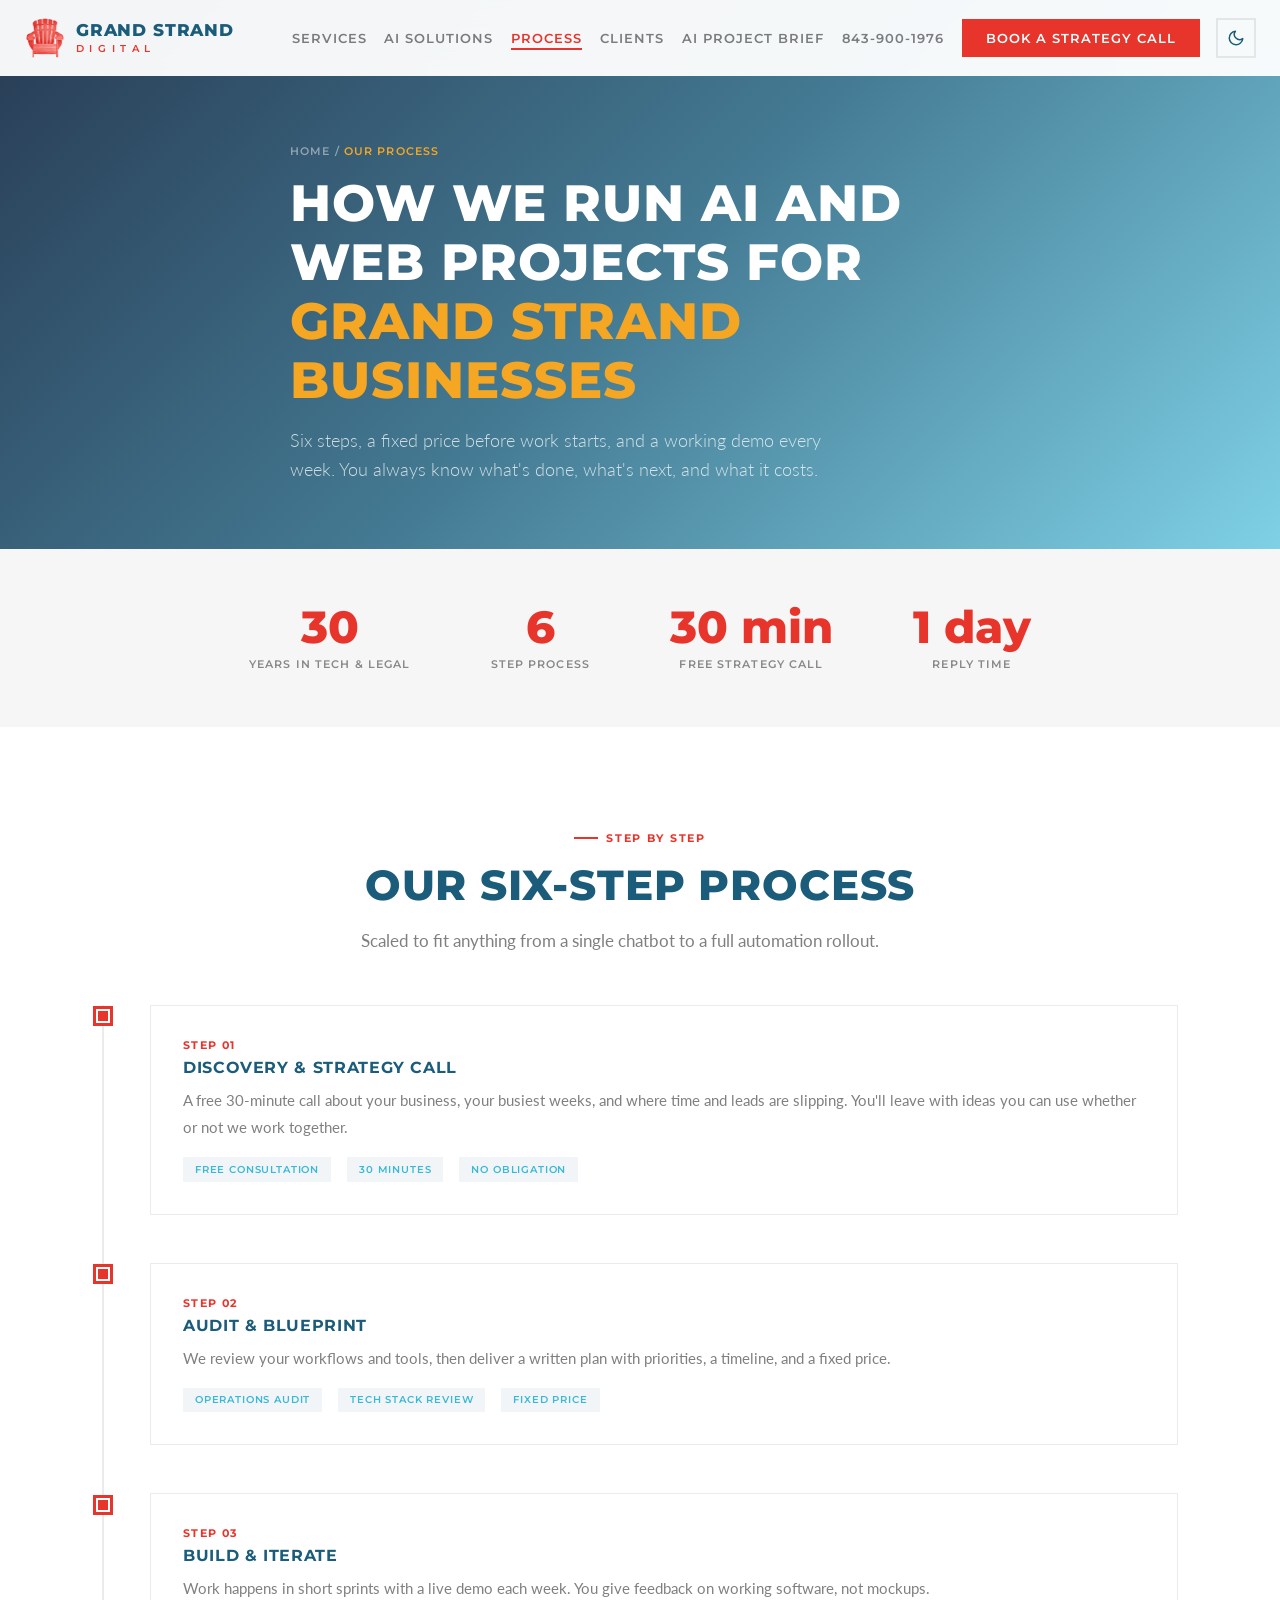
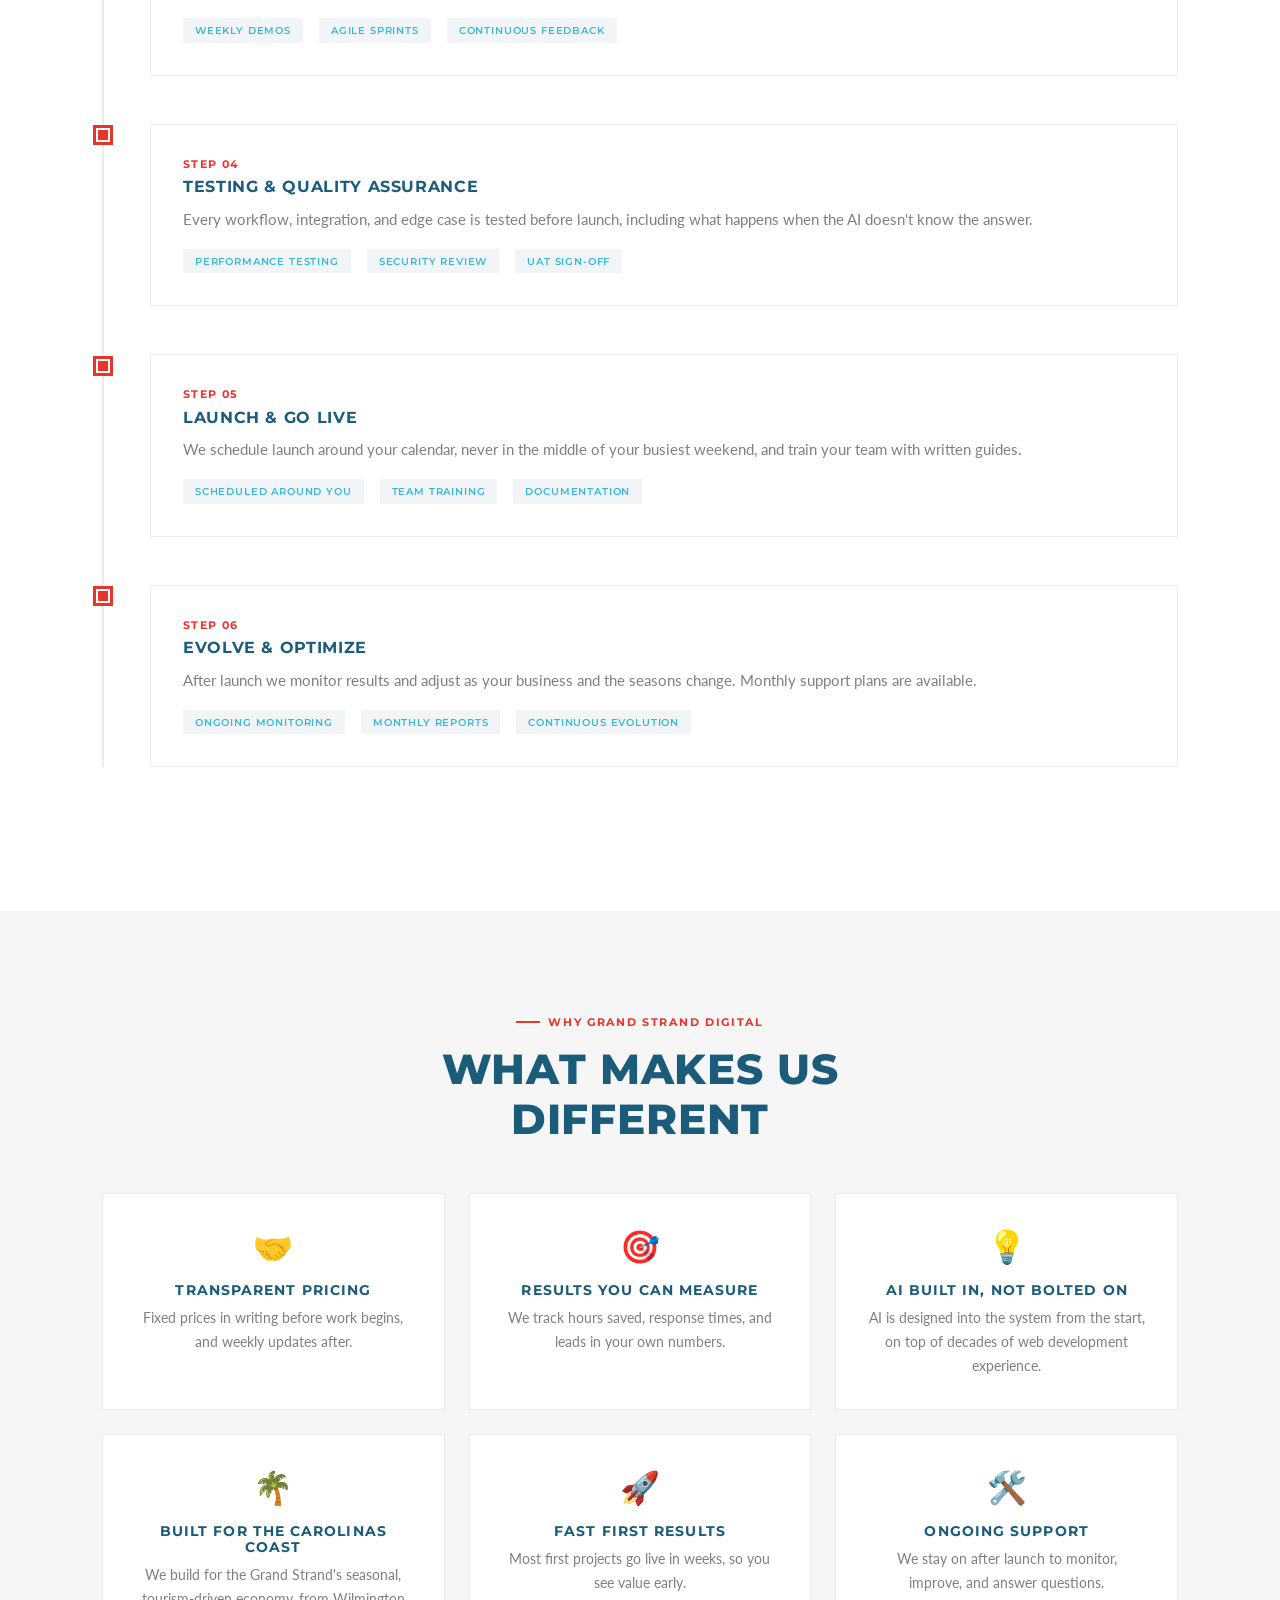
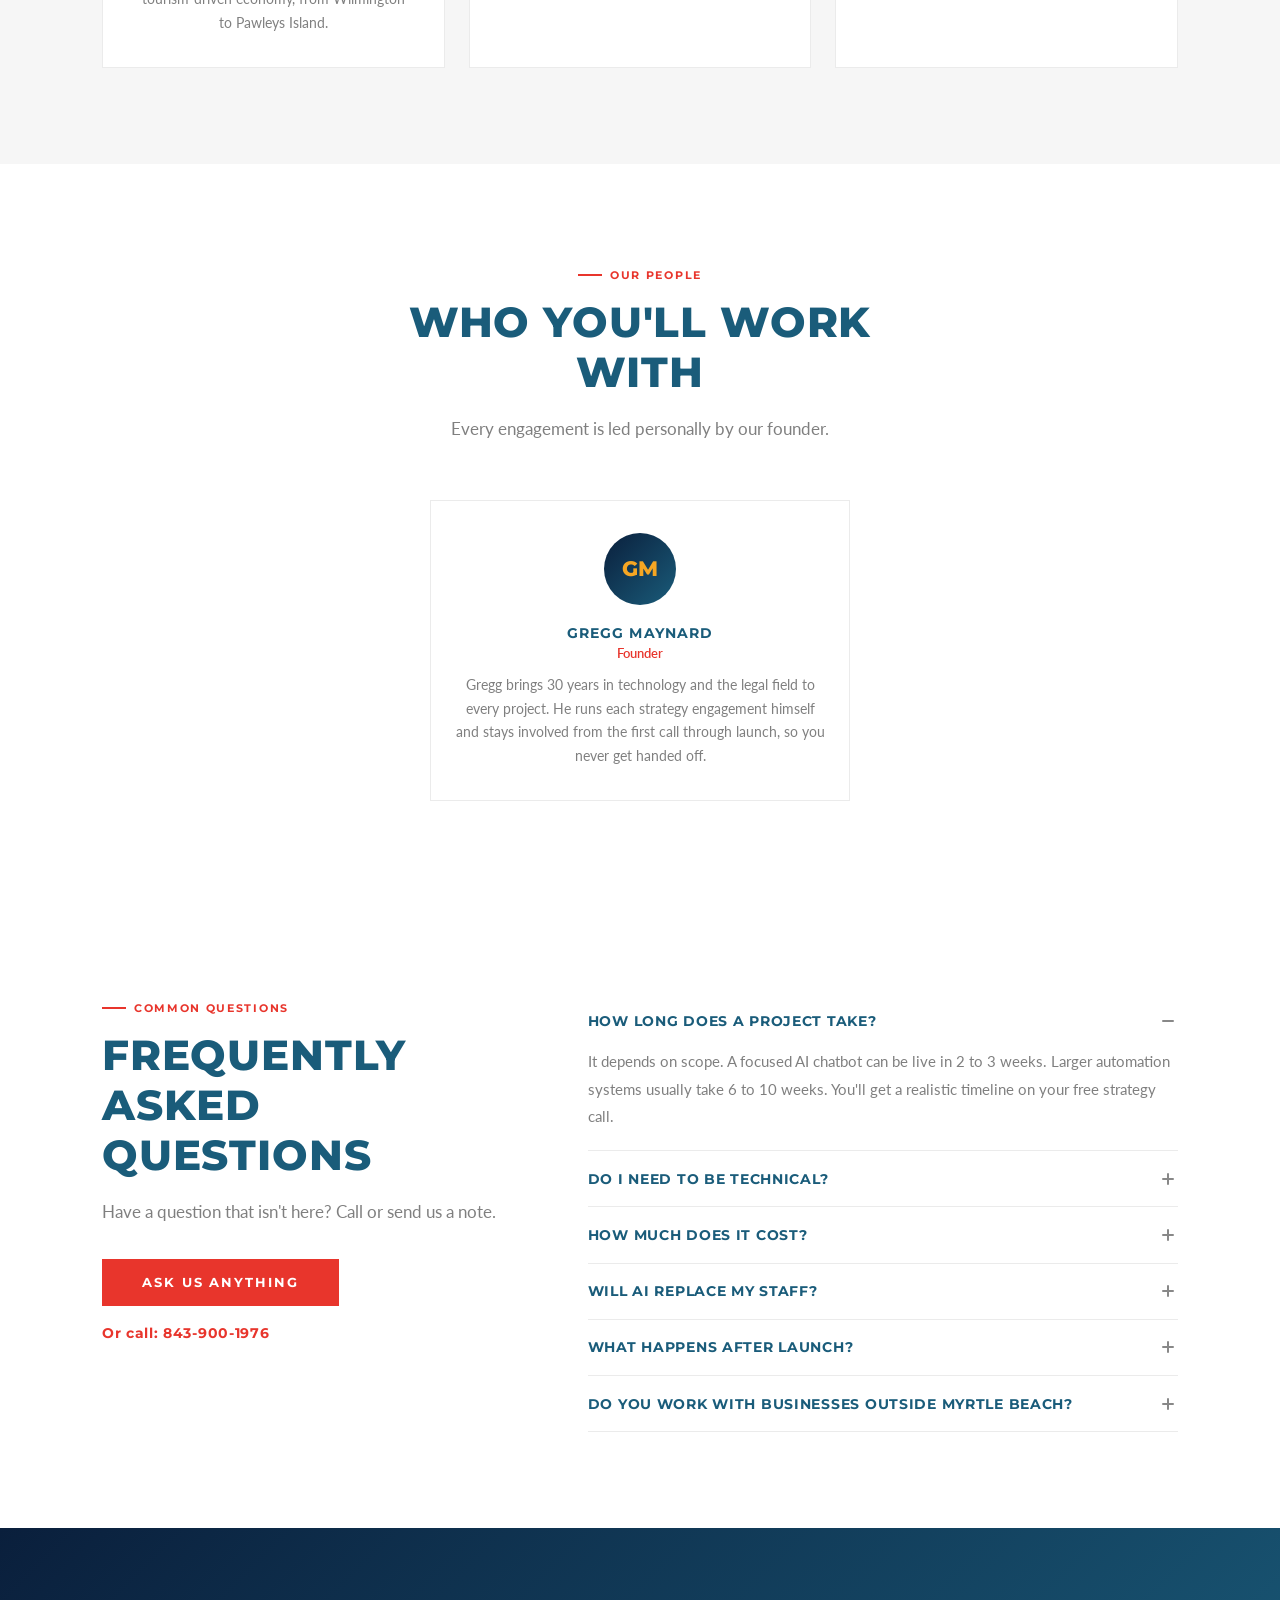
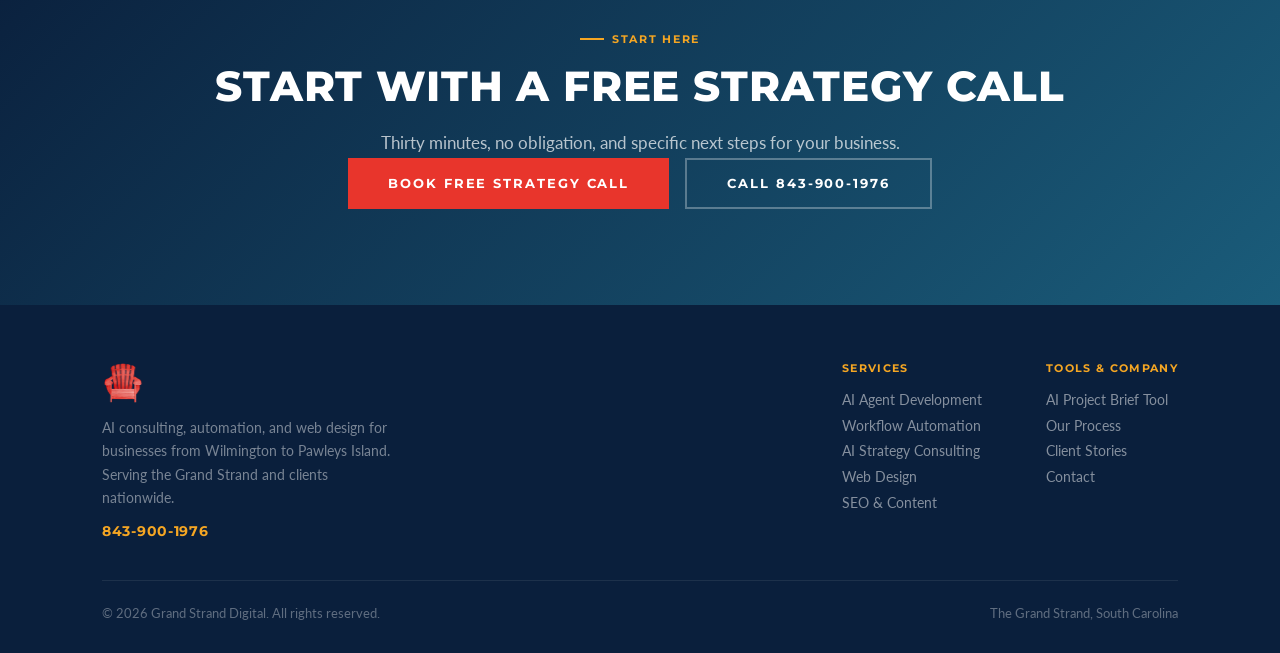
<file: process.html>
<!DOCTYPE html>
<html lang="en">
<head>
<meta charset="UTF-8">
<meta name="viewport" content="width=device-width, initial-scale=1.0">
<title>Our AI &amp; Web Project Process | Grand Strand Digital</title>
<meta name="description" content="How Grand Strand Digital runs AI and web projects for Myrtle Beach businesses: free call, fixed-price plan, weekly demos, launch, and support.">
<meta property="og:title" content="Our AI &amp; Web Project Process | Grand Strand Digital">
<meta property="og:description" content="How Grand Strand Digital runs AI and web projects for Myrtle Beach businesses: free call, fixed-price plan, weekly demos, launch, and support.">
<meta property="og:url" content="https://grandstranddigital.com/process.html">
<link rel="canonical" href="https://grandstranddigital.com/process.html">
<link rel="preconnect" href="https://fonts.googleapis.com">
<link rel="preconnect" href="https://fonts.gstatic.com" crossorigin>
<link rel="preconnect" href="https://images.unsplash.com" crossorigin>
<link rel="preload" as="image" href="https://images.unsplash.com/photo-1522071820081-009f0129c71c?w=1920&q=70&auto=format&fit=crop" fetchpriority="high">
<link rel="stylesheet" href="https://fonts.googleapis.com/css2?family=Montserrat:wght@400;600;700;800&family=Lato:wght@300;400;700&display=swap">
<link rel="icon" href="/favicon.ico" sizes="any">
<link rel="apple-touch-icon" href="/apple-touch-icon.png">
<meta name="theme-color" content="#0a1f3c">
<script>document.documentElement.classList.add('js')</script>
<script>/* theme: saved choice > OS preference > light. Runs before paint so there is no flash. */(function(){var t;try{t=localStorage.getItem('gsd-theme')}catch(e){}if(t!=='dark'&&t!=='light')t=window.matchMedia&&matchMedia('(prefers-color-scheme: dark)').matches?'dark':'light';document.documentElement.setAttribute('data-theme',t)})();</script>
<link rel="stylesheet" href="styles.css?v=20261120-theme">
<style>
.values-grid{display:grid;grid-template-columns:repeat(3,1fr);gap:1.5rem;margin-top:3rem}
.value-card{padding:2rem;text-align:center;border:1px solid var(--border);background:var(--bg);transition:all .4s}
.value-card:hover{transform:translateY(-4px);box-shadow:0 8px 30px rgba(0,0,0,.06);border-color:var(--accent)}
.value-card .v-icon{font-size:2rem;margin-bottom:1rem}
.value-card h4{font-family:var(--heading);font-size:.85rem;font-weight:700;text-transform:uppercase;letter-spacing:.08em;color:var(--tertiary-ink);margin-bottom:.5rem}
.value-card p{font-size:.875rem;color:var(--text-secondary);line-height:1.7}
@media(max-width:1024px){.team-grid{grid-template-columns:repeat(2,1fr)}}
@media(max-width:768px){.values-grid{grid-template-columns:1fr}.team-grid{grid-template-columns:1fr 1fr}}
</style>
<script type="application/ld+json">
{
  "@context": "https://schema.org",
  "@type": "FAQPage",
  "mainEntity": [
    {
      "@type": "Question",
      "name": "How long does a project take?",
      "acceptedAnswer": {
        "@type": "Answer",
        "text": "It depends on scope. A focused AI chatbot can be live in 2 to 3 weeks. Larger automation systems usually take 6 to 10 weeks. You'll get a realistic timeline on your free strategy call."
      }
    },
    {
      "@type": "Question",
      "name": "Do I need to be technical?",
      "acceptedAnswer": {
        "@type": "Answer",
        "text": "No. We handle the technical work, explain everything in plain language, and train your team on any new tools. Clients range from owner-operators to companies with dozens of staff."
      }
    },
    {
      "@type": "Question",
      "name": "How much does it cost?",
      "acceptedAnswer": {
        "@type": "Answer",
        "text": "Packages start at $3,500, with larger engagements at $9,500 and $19,500. Every project gets a written, fixed-price proposal before any work begins."
      }
    },
    {
      "@type": "Question",
      "name": "Will AI replace my staff?",
      "acceptedAnswer": {
        "@type": "Answer",
        "text": "No. AI takes over repetitive tasks so your people can spend their time on customers and the work that needs a human."
      }
    },
    {
      "@type": "Question",
      "name": "What happens after launch?",
      "acceptedAnswer": {
        "@type": "Answer",
        "text": "We monitor and improve your systems over time. Monthly support plans keep them up to date as your business changes."
      }
    },
    {
      "@type": "Question",
      "name": "Do you work with businesses outside Myrtle Beach?",
      "acceptedAnswer": {
        "@type": "Answer",
        "text": "Yes. We work up and down the coast, from Wilmington and Brunswick County to Murrells Inlet and Pawleys Island, inland to Conway, and with clients nationwide by video call."
      }
    }
  ]
}
</script>
</head>
<body>

<!-- Nav -->
<nav id="nav">
  <a href="index.html" class="nav-logo"><img src="logo.png" alt="" width="42" height="44" decoding="async"><span class="nav-wordmark"><span class="wm-name">Grand Strand</span><span class="wm-sub">Digital</span></span></a>
  <div class="nav-links">
    <a href="services.html">Services</a>
    <a href="solutions.html">AI Solutions</a>
    <a href="process.html" class="active">Process</a>
    <a href="clients.html">Clients</a>
    <a href="project-brief.html">AI Project Brief</a>
    <a href="tel:8439001976" class="nav-phone">843-900-1976</a>
    <a href="contact.html" class="nav-cta">Book a Strategy Call</a>
  </div>
  <button class="mobile-toggle" aria-label="Menu">&#9776;</button>
</nav>

<!-- Page Hero -->
<section class="page-hero" style="background-image:url('https://images.unsplash.com/photo-1522071820081-009f0129c71c?w=1920&q=70&auto=format&fit=crop')">
  <div class="page-hero-overlay"></div>
  <div class="container">
    <div class="breadcrumb reveal"><a href="index.html">Home</a> / <span>Our Process</span></div>
    <h1 class="reveal stagger-1">How we run AI and web projects for <em>Grand Strand businesses</em></h1>
    <p class="reveal stagger-2">Six steps, a fixed price before work starts, and a working demo every week. You always know what's done, what's next, and what it costs.</p>
  </div>
</section>

<!-- Counters Row -->
<section class="bg-alt" style="padding:3.5rem 0">
  <div class="container counters-row" style="display:flex;justify-content:center;gap:5rem;flex-wrap:wrap;text-align:center">
    <div class="reveal"><div class="counter" data-count="30">0</div><div class="counter-label">Years in Tech &amp; Legal</div></div>
    <div class="reveal stagger-1"><div class="counter" data-count="6">0</div><div class="counter-label">Step Process</div></div>
    <div class="reveal stagger-2"><div class="counter" data-count="30" data-suffix=" min">0 min</div><div class="counter-label">Free Strategy Call</div></div>
    <div class="reveal stagger-3"><div class="counter" data-count="1" data-suffix=" day">0 day</div><div class="counter-label">Reply Time</div></div>
  </div>
</section>

<!-- Timeline Process -->
<section>
  <div class="container">
    <div class="section-center" style="margin-bottom:3rem">
      <div class="section-label reveal">Step by Step</div>
      <h2 class="section-title reveal stagger-1">Our six-step process</h2>
      <p class="section-desc reveal stagger-2">Scaled to fit anything from a single chatbot to a full automation rollout.</p>
    </div>

    <div class="timeline">
      <div class="timeline-item reveal-left">
        <div class="timeline-dot"></div>
        <div class="timeline-content">
          <div class="timeline-step">Step 01</div>
          <h3>Discovery & Strategy Call</h3>
          <p>A free 30-minute call about your business, your busiest weeks, and where time and leads are slipping. You'll leave with ideas you can use whether or not we work together.</p>
          <div style="margin-top:1rem;display:flex;gap:1rem;flex-wrap:wrap">
            <span style="font-family:var(--heading);font-size:.65rem;font-weight:600;text-transform:uppercase;letter-spacing:.08em;padding:.35rem .75rem;background:var(--bg-ice);color:var(--secondary-ink)">Free consultation</span>
            <span style="font-family:var(--heading);font-size:.65rem;font-weight:600;text-transform:uppercase;letter-spacing:.08em;padding:.35rem .75rem;background:var(--bg-ice);color:var(--secondary-ink)">30 minutes</span>
            <span style="font-family:var(--heading);font-size:.65rem;font-weight:600;text-transform:uppercase;letter-spacing:.08em;padding:.35rem .75rem;background:var(--bg-ice);color:var(--secondary-ink)">No obligation</span>
          </div>
        </div>
      </div>
      <div class="timeline-item reveal-right">
        <div class="timeline-dot"></div>
        <div class="timeline-content">
          <div class="timeline-step">Step 02</div>
          <h3>Audit & Blueprint</h3>
          <p>We review your workflows and tools, then deliver a written plan with priorities, a timeline, and a fixed price.</p>
          <div style="margin-top:1rem;display:flex;gap:1rem;flex-wrap:wrap">
            <span style="font-family:var(--heading);font-size:.65rem;font-weight:600;text-transform:uppercase;letter-spacing:.08em;padding:.35rem .75rem;background:var(--bg-ice);color:var(--secondary-ink)">Operations audit</span>
            <span style="font-family:var(--heading);font-size:.65rem;font-weight:600;text-transform:uppercase;letter-spacing:.08em;padding:.35rem .75rem;background:var(--bg-ice);color:var(--secondary-ink)">Tech stack review</span>
            <span style="font-family:var(--heading);font-size:.65rem;font-weight:600;text-transform:uppercase;letter-spacing:.08em;padding:.35rem .75rem;background:var(--bg-ice);color:var(--secondary-ink)">Fixed price</span>
          </div>
        </div>
      </div>
      <div class="timeline-item reveal-left">
        <div class="timeline-dot"></div>
        <div class="timeline-content">
          <div class="timeline-step">Step 03</div>
          <h3>Build & Iterate</h3>
          <p>Work happens in short sprints with a live demo each week. You give feedback on working software, not mockups.</p>
          <div style="margin-top:1rem;display:flex;gap:1rem;flex-wrap:wrap">
            <span style="font-family:var(--heading);font-size:.65rem;font-weight:600;text-transform:uppercase;letter-spacing:.08em;padding:.35rem .75rem;background:var(--bg-ice);color:var(--secondary-ink)">Weekly demos</span>
            <span style="font-family:var(--heading);font-size:.65rem;font-weight:600;text-transform:uppercase;letter-spacing:.08em;padding:.35rem .75rem;background:var(--bg-ice);color:var(--secondary-ink)">Agile sprints</span>
            <span style="font-family:var(--heading);font-size:.65rem;font-weight:600;text-transform:uppercase;letter-spacing:.08em;padding:.35rem .75rem;background:var(--bg-ice);color:var(--secondary-ink)">Continuous feedback</span>
          </div>
        </div>
      </div>
      <div class="timeline-item reveal-right">
        <div class="timeline-dot"></div>
        <div class="timeline-content">
          <div class="timeline-step">Step 04</div>
          <h3>Testing & Quality Assurance</h3>
          <p>Every workflow, integration, and edge case is tested before launch, including what happens when the AI doesn't know the answer.</p>
          <div style="margin-top:1rem;display:flex;gap:1rem;flex-wrap:wrap">
            <span style="font-family:var(--heading);font-size:.65rem;font-weight:600;text-transform:uppercase;letter-spacing:.08em;padding:.35rem .75rem;background:var(--bg-ice);color:var(--secondary-ink)">Performance testing</span>
            <span style="font-family:var(--heading);font-size:.65rem;font-weight:600;text-transform:uppercase;letter-spacing:.08em;padding:.35rem .75rem;background:var(--bg-ice);color:var(--secondary-ink)">Security review</span>
            <span style="font-family:var(--heading);font-size:.65rem;font-weight:600;text-transform:uppercase;letter-spacing:.08em;padding:.35rem .75rem;background:var(--bg-ice);color:var(--secondary-ink)">UAT sign-off</span>
          </div>
        </div>
      </div>
      <div class="timeline-item reveal-left">
        <div class="timeline-dot"></div>
        <div class="timeline-content">
          <div class="timeline-step">Step 05</div>
          <h3>Launch & Go Live</h3>
          <p>We schedule launch around your calendar, never in the middle of your busiest weekend, and train your team with written guides.</p>
          <div style="margin-top:1rem;display:flex;gap:1rem;flex-wrap:wrap">
            <span style="font-family:var(--heading);font-size:.65rem;font-weight:600;text-transform:uppercase;letter-spacing:.08em;padding:.35rem .75rem;background:var(--bg-ice);color:var(--secondary-ink)">Scheduled around you</span>
            <span style="font-family:var(--heading);font-size:.65rem;font-weight:600;text-transform:uppercase;letter-spacing:.08em;padding:.35rem .75rem;background:var(--bg-ice);color:var(--secondary-ink)">Team training</span>
            <span style="font-family:var(--heading);font-size:.65rem;font-weight:600;text-transform:uppercase;letter-spacing:.08em;padding:.35rem .75rem;background:var(--bg-ice);color:var(--secondary-ink)">Documentation</span>
          </div>
        </div>
      </div>
      <div class="timeline-item reveal-right">
        <div class="timeline-dot"></div>
        <div class="timeline-content">
          <div class="timeline-step">Step 06</div>
          <h3>Evolve & Optimize</h3>
          <p>After launch we monitor results and adjust as your business and the seasons change. Monthly support plans are available.</p>
          <div style="margin-top:1rem;display:flex;gap:1rem;flex-wrap:wrap">
            <span style="font-family:var(--heading);font-size:.65rem;font-weight:600;text-transform:uppercase;letter-spacing:.08em;padding:.35rem .75rem;background:var(--bg-ice);color:var(--secondary-ink)">Ongoing monitoring</span>
            <span style="font-family:var(--heading);font-size:.65rem;font-weight:600;text-transform:uppercase;letter-spacing:.08em;padding:.35rem .75rem;background:var(--bg-ice);color:var(--secondary-ink)">Monthly reports</span>
            <span style="font-family:var(--heading);font-size:.65rem;font-weight:600;text-transform:uppercase;letter-spacing:.08em;padding:.35rem .75rem;background:var(--bg-ice);color:var(--secondary-ink)">Continuous evolution</span>
          </div>
        </div>
      </div>
    </div>
  </div>
</section>

<!-- Values -->
<section class="bg-alt">
  <div class="container">
    <div class="section-center">
      <div class="section-label reveal">Why Grand Strand Digital</div>
      <h2 class="section-title reveal stagger-1">What makes us different</h2>
    </div>
    <div class="values-grid">
      <div class="value-card reveal"><div class="v-icon">&#129309;</div><h4>Transparent Pricing</h4><p>Fixed prices in writing before work begins, and weekly updates after.</p></div>
      <div class="value-card reveal stagger-1"><div class="v-icon">&#127919;</div><h4>Results You Can Measure</h4><p>We track hours saved, response times, and leads in your own numbers.</p></div>
      <div class="value-card reveal stagger-2"><div class="v-icon">&#128161;</div><h4>AI Built In, Not Bolted On</h4><p>AI is designed into the system from the start, on top of decades of web development experience.</p></div>
      <div class="value-card reveal stagger-3"><div class="v-icon">&#127796;</div><h4>Built for the Carolinas Coast</h4><p>We build for the Grand Strand's seasonal, tourism-driven economy, from Wilmington to Pawleys Island.</p></div>
      <div class="value-card reveal stagger-4"><div class="v-icon">&#128640;</div><h4>Fast First Results</h4><p>Most first projects go live in weeks, so you see value early.</p></div>
      <div class="value-card reveal stagger-5"><div class="v-icon">&#128736;&#65039;</div><h4>Ongoing Support</h4><p>We stay on after launch to monitor, improve, and answer questions.</p></div>
    </div>
  </div>
</section>

<!-- Team -->
<section>
  <div class="container">
    <div class="section-center" style="max-width:600px;margin:0 auto 3.5rem">
      <div class="section-label reveal" style="justify-content:center">Our People</div>
      <h2 class="section-title reveal stagger-1">Who you'll work with</h2>
      <p class="section-desc reveal stagger-2" style="margin:0 auto">Every engagement is led personally by our founder.</p>
    </div>
    <div class="team-grid" style="display:grid;grid-template-columns:minmax(0,420px);justify-content:center;gap:1.5rem">
      <div class="value-card reveal" style="padding:2rem 1.5rem">
        <div style="width:72px;height:72px;border-radius:50%;background:linear-gradient(135deg,var(--bg-dark),var(--tertiary));display:flex;align-items:center;justify-content:center;font-family:var(--heading);font-weight:800;font-size:1.3rem;color:var(--gold);margin:0 auto 1.25rem">GM</div>
        <h4 style="margin-bottom:.25rem">Gregg Maynard</h4>
        <div style="font-family:var(--body);font-size:.8rem;color:var(--accent-ink);font-weight:600;margin-bottom:.75rem">Founder</div>
        <p>Gregg brings 30 years in technology and the legal field to every project. He runs each strategy engagement himself and stays involved from the first call through launch, so you never get handed off.</p>
      </div>
    </div>
  </div>
</section>

<!-- FAQ -->
<section>
  <div class="container">
    <div style="display:grid;grid-template-columns:1fr 1.4fr;gap:4rem;align-items:start">
      <div>
        <div class="section-label reveal">Common Questions</div>
        <h2 class="section-title reveal stagger-1">Frequently asked questions</h2>
        <p class="section-desc reveal stagger-2" style="margin-bottom:2rem">Have a question that isn't here? Call or send us a note.</p>
        <a href="contact.html" class="btn-primary reveal stagger-3">Ask Us Anything</a>
        <div class="reveal stagger-4" style="margin-top:1rem">
          <a href="tel:8439001976" style="font-family:var(--heading);font-size:.85rem;font-weight:700;color:var(--accent-ink);letter-spacing:.05em">Or call: 843-900-1976</a>
        </div>
      </div>
      <div class="reveal">
        <div class="accordion-item open">
          <div class="accordion-header">How long does a project take? <div class="accordion-icon"></div></div>
          <div class="accordion-body"><p>It depends on scope. A focused AI chatbot can be live in 2 to 3 weeks. Larger automation systems usually take 6 to 10 weeks. You'll get a realistic timeline on your free strategy call.</p></div>
        </div>
        <div class="accordion-item">
          <div class="accordion-header">Do I need to be technical? <div class="accordion-icon"></div></div>
          <div class="accordion-body"><p>No. We handle the technical work, explain everything in plain language, and train your team on any new tools. Clients range from owner-operators to companies with dozens of staff.</p></div>
        </div>
        <div class="accordion-item">
          <div class="accordion-header">How much does it cost? <div class="accordion-icon"></div></div>
          <div class="accordion-body"><p>Packages start at $3,500, with larger engagements at $9,500 and $19,500. Every project gets a written, fixed-price proposal before any work begins.</p></div>
        </div>
        <div class="accordion-item">
          <div class="accordion-header">Will AI replace my staff? <div class="accordion-icon"></div></div>
          <div class="accordion-body"><p>No. AI takes over repetitive tasks so your people can spend their time on customers and the work that needs a human.</p></div>
        </div>
        <div class="accordion-item">
          <div class="accordion-header">What happens after launch? <div class="accordion-icon"></div></div>
          <div class="accordion-body"><p>We monitor and improve your systems over time. Monthly support plans keep them up to date as your business changes.</p></div>
        </div>
        <div class="accordion-item">
          <div class="accordion-header">Do you work with businesses outside Myrtle Beach? <div class="accordion-icon"></div></div>
          <div class="accordion-body"><p>Yes. We work up and down the coast, from Wilmington and Brunswick County to Murrells Inlet and Pawleys Island, inland to Conway, and with clients nationwide by video call.</p></div>
        </div>
      </div>
    </div>
  </div>
</section>

<!-- CTA Banner -->
<section class="cta-banner">
  <div class="container">
    <div class="section-label reveal" style="justify-content:center">Start Here</div>
    <h2 class="section-title reveal stagger-1">Start with a free strategy call</h2>
    <p class="section-desc reveal stagger-2" style="margin:0 auto">Thirty minutes, no obligation, and specific next steps for your business.</p>
    <div class="cta-actions reveal stagger-3">
      <a href="contact.html" class="btn-primary">Book Free Strategy Call</a>
      <a href="tel:8439001976" class="btn-secondary light">Call 843-900-1976</a>
    </div>
  </div>
</section>

<!-- Footer -->
<footer>
  <div class="container">
    <div class="footer-inner">
      <div class="footer-brand">
        <a href="index.html" class="nav-logo"><img src="logo.png" alt="Grand Strand Digital" width="42" height="44" decoding="async"></a>
        <p>AI consulting, automation, and web design for businesses from Wilmington to Pawleys Island. Serving the Grand Strand and clients nationwide.</p>
        <a href="tel:8439001976" class="footer-phone">843-900-1976</a>
      </div>
      <div class="footer-links">
        <div class="footer-col">
          <h5>Services</h5>
          <a href="services.html">AI Agent Development</a>
          <a href="services.html">Workflow Automation</a>
          <a href="services.html">AI Strategy Consulting</a>
          <a href="services.html">Web Design</a>
          <a href="services.html">SEO & Content</a>
        </div>
        <div class="footer-col">
          <h5>Tools &amp; Company</h5>
          <a href="project-brief.html">AI Project Brief Tool</a>
          <a href="process.html">Our Process</a>
          <a href="clients.html">Client Stories</a>
          <a href="contact.html">Contact</a>
        </div>
      </div>
    </div>
    <div class="footer-bottom">
      <span>&copy; 2026 Grand Strand Digital. All rights reserved.</span>
      <span>The Grand Strand, South Carolina</span>
    </div>
  </div>
</footer>

<script src="shared.js?v=20261120-theme"></script>
</body>
</html>
</file>
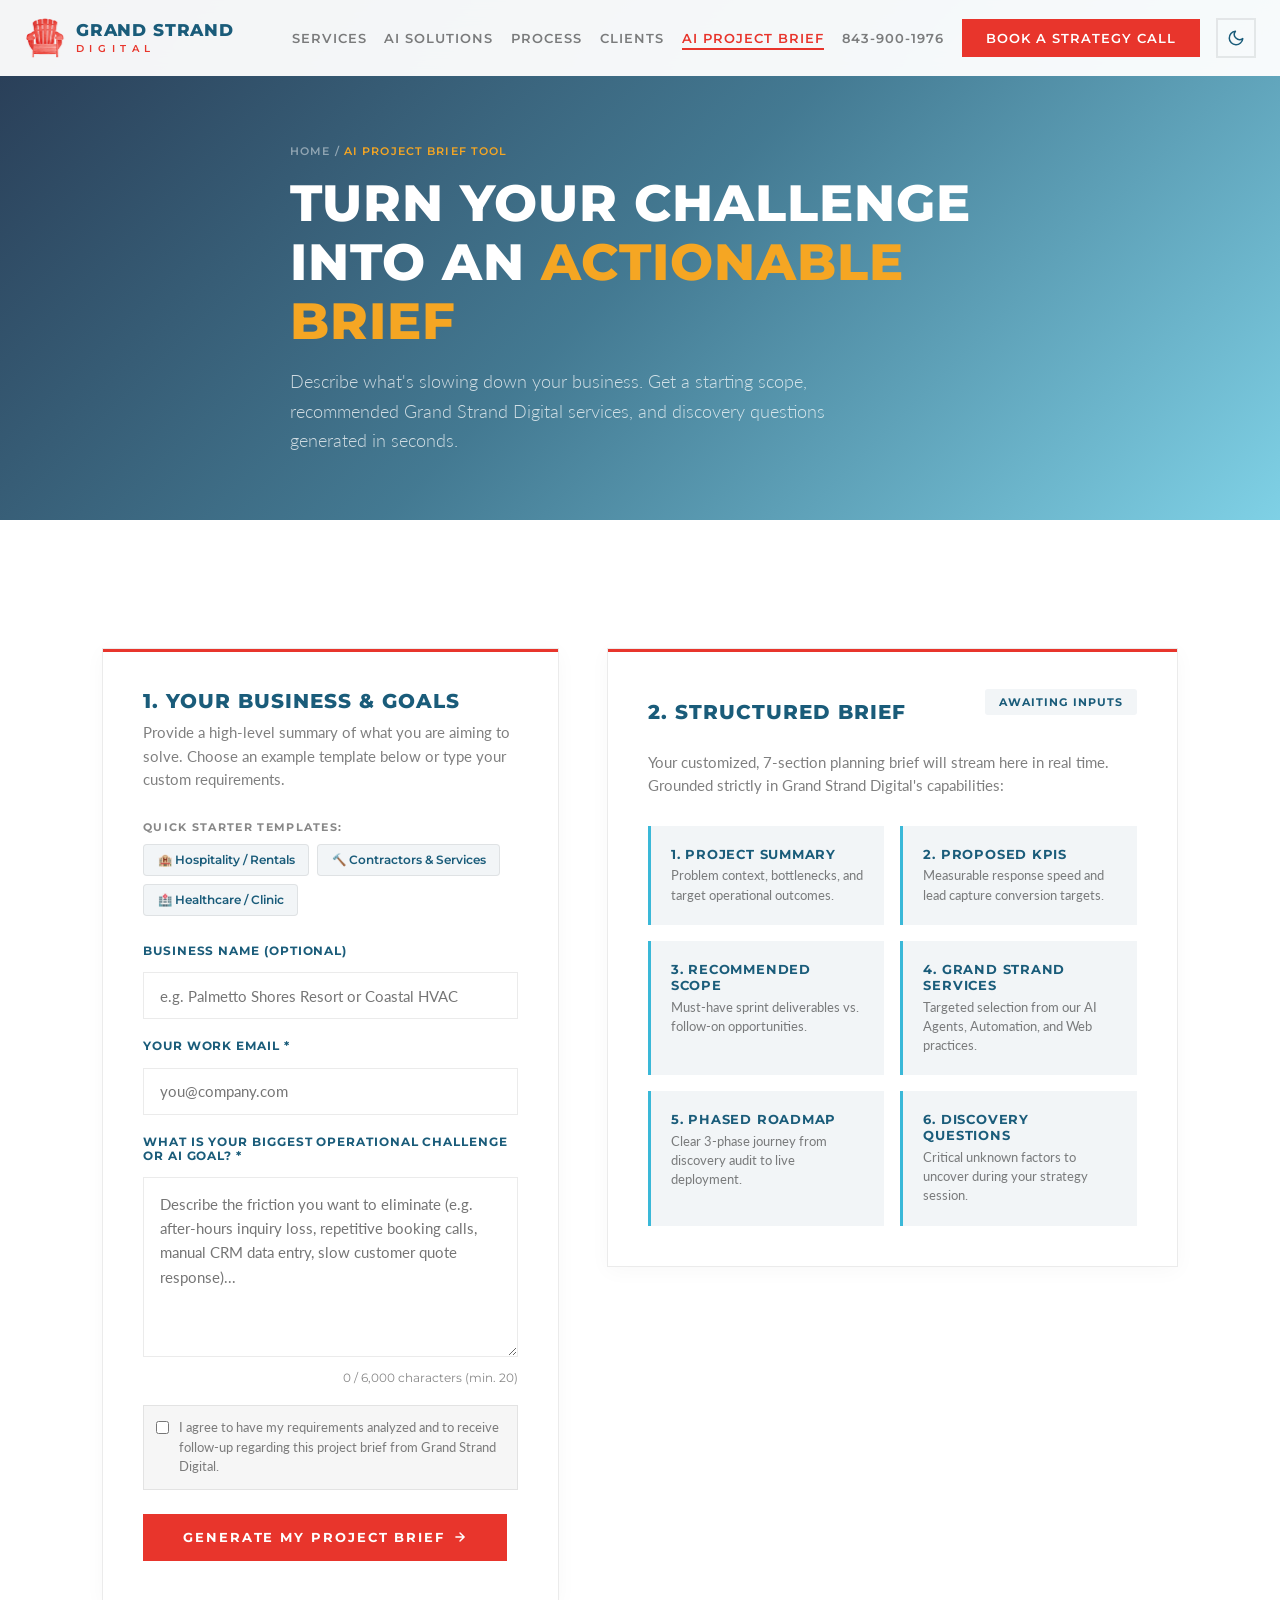
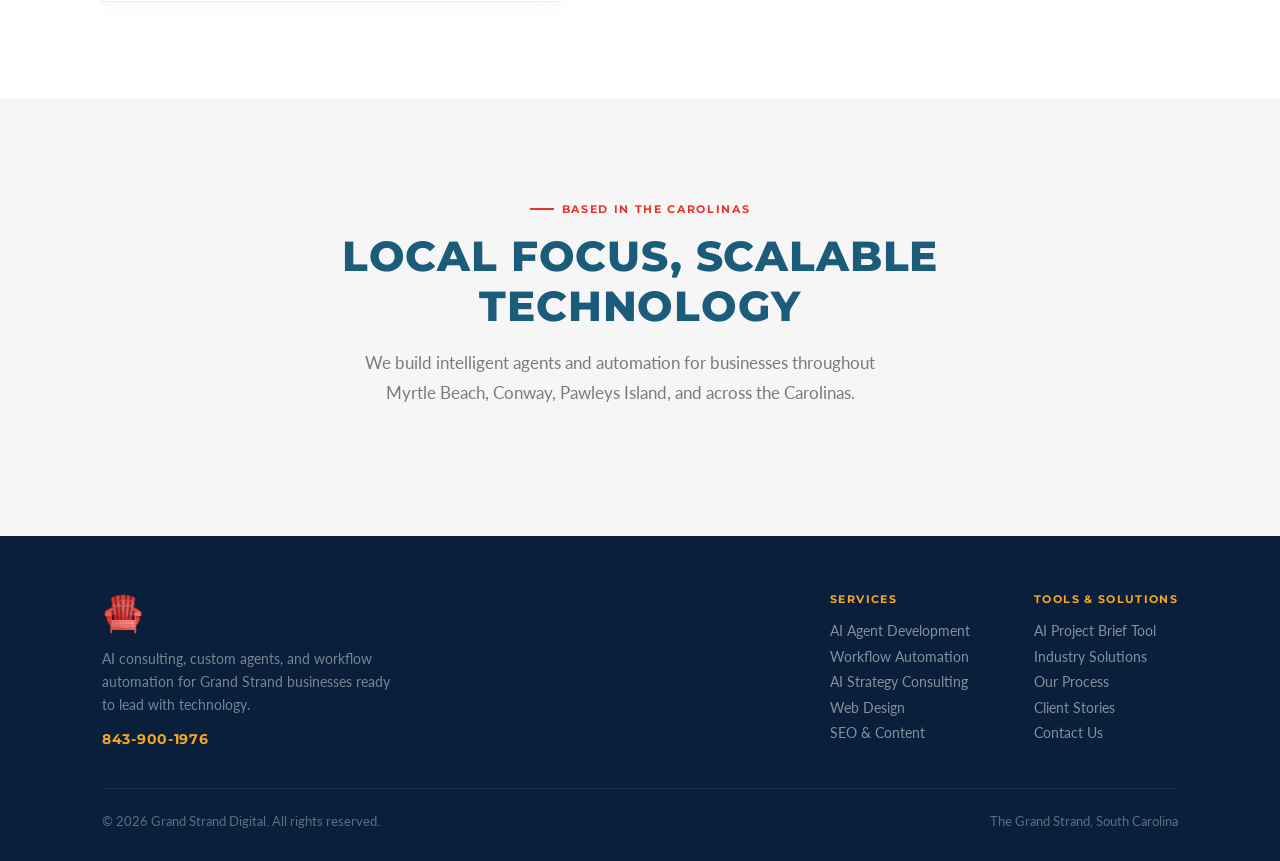
<file: project-brief.html>
<!DOCTYPE html>
<html lang="en">
<head>
<meta charset="UTF-8">
<meta name="viewport" content="width=device-width, initial-scale=1.0">
<title>AI Project Brief Tool — Grand Strand Digital</title>
<meta name="description" content="Generate a free, custom AI project brief grounded in Grand Strand Digital's services. Outline your goals, recommended scope, roadmap, and next steps in seconds.">
<meta property="og:title" content="AI Project Brief Tool — Grand Strand Digital">
<meta property="og:description" content="Turn your business goals and bottlenecks into an actionable AI project brief in seconds. Free planning tool from Grand Strand Digital.">
<meta property="og:url" content="https://grandstranddigital.com/project-brief.html">
<link rel="canonical" href="https://grandstranddigital.com/project-brief.html">
<link rel="preconnect" href="https://fonts.googleapis.com">
<link rel="preconnect" href="https://fonts.gstatic.com" crossorigin>
<link rel="preconnect" href="https://images.unsplash.com" crossorigin>
<link rel="preload" as="image" href="https://images.unsplash.com/photo-1518770660439-4636190af475?w=1920&q=70&auto=format&fit=crop" fetchpriority="high">
<link rel="stylesheet" href="https://fonts.googleapis.com/css2?family=Montserrat:wght@400;600;700;800&family=Lato:wght@300;400;700&display=swap">
<link rel="icon" href="/favicon.ico" sizes="any">
<link rel="apple-touch-icon" href="/apple-touch-icon.png">
<meta name="theme-color" content="#0a1f3c">
<script>document.documentElement.classList.add('js')</script>
<script>/* theme: saved choice > OS preference > light. Runs before paint so there is no flash. */(function(){var t;try{t=localStorage.getItem('gsd-theme')}catch(e){}if(t!=='dark'&&t!=='light')t=window.matchMedia&&matchMedia('(prefers-color-scheme: dark)').matches?'dark':'light';document.documentElement.setAttribute('data-theme',t)})();</script>
<link rel="stylesheet" href="styles.css?v=20261120-theme">
<style>
/* === PROJECT BRIEF PAGE STYLES === */
.brief-layout {
  display: grid;
  grid-template-columns: 1fr 1.25fr;
  gap: 3rem;
  align-items: start;
  margin-top: 2rem;
}

.brief-card {
  background: var(--bg);
  border: 1px solid var(--border);
  padding: 2.5rem;
  position: relative;
  overflow: hidden;
  box-shadow: 0 4px 20px rgba(0,0,0,0.03);
}

.brief-card::before {
  content: '';
  position: absolute;
  top: 0;
  left: 0;
  right: 0;
  height: 3px;
  background: var(--accent);
}

.brief-card-title {
  font-family: var(--heading);
  font-size: 1.25rem;
  font-weight: 800;
  text-transform: uppercase;
  letter-spacing: .05em;
  color: var(--tertiary-ink);
  margin-bottom: .5rem;
}

.brief-card-desc {
  font-size: .92rem;
  color: var(--text-secondary);
  line-height: 1.6;
  margin-bottom: 1.75rem;
}

/* Presets */
.preset-section {
  margin-bottom: 1.75rem;
}
.preset-label {
  font-family: var(--heading);
  font-size: .68rem;
  font-weight: 700;
  letter-spacing: .12em;
  text-transform: uppercase;
  color: var(--text-muted);
  margin-bottom: .6rem;
  display: block;
}
.preset-group {
  display: flex;
  gap: .5rem;
  flex-wrap: wrap;
}
.preset-pill {
  background: var(--bg-ice);
  border: 1px solid var(--border);
  color: var(--tertiary-ink);
  font-family: var(--heading);
  font-size: .72rem;
  font-weight: 600;
  padding: .5rem .85rem;
  border-radius: 4px;
  cursor: pointer;
  transition: all .2s;
  display: inline-flex;
  align-items: center;
  gap: .4rem;
}
.preset-pill:hover {
  background: var(--accent);
  color: var(--text-light);
  border-color: var(--accent);
  transform: translateY(-1px);
}

/* Form Styles */
.form-group {
  margin-bottom: 1.25rem;
}
.form-group label {
  display: block;
  font-family: var(--heading);
  font-size: .72rem;
  font-weight: 700;
  letter-spacing: .08em;
  text-transform: uppercase;
  color: var(--tertiary-ink);
  margin-bottom: .4rem;
}
.form-group input,
.form-group textarea {
  width: 100%;
  padding: .85rem 1rem;
  border: 1px solid var(--border);
  font-family: var(--body);
  font-size: .95rem;
  color: var(--text-primary);
  background: var(--bg);
  transition: all .3s;
}
.form-group input:focus,
.form-group textarea:focus {
  outline: none;
  border-color: var(--accent);
  box-shadow: 0 0 0 3px rgba(232,53,44,0.1);
}
.form-group textarea {
  min-height: 180px;
  resize: vertical;
  line-height: 1.6;
}
.form-group.error input,
.form-group.error textarea {
  border-color: var(--accent);
  background: rgba(232,53,44,0.02);
}
.char-counter {
  display: flex;
  justify-content: flex-end;
  font-size: .75rem;
  color: var(--text-muted);
  margin-top: .3rem;
  font-family: var(--heading);
}

.checkbox-label {
  display: flex;
  align-items: flex-start;
  gap: .65rem;
  padding: .75rem;
  border: 1px solid var(--border);
  background: var(--bg-alt);
  cursor: pointer;
  font-size: .82rem;
  color: var(--text-secondary);
  line-height: 1.5;
  transition: border-color .3s;
  margin-bottom: 1.5rem;
}
.checkbox-label input {
  margin-top: .2rem;
  accent-color: var(--accent);
}

.btn-stop {
  display: none;
  align-items: center;
  gap: .5rem;
  padding: 1rem 2rem;
  background: var(--surface);
  color: var(--accent-ink);
  border: 2px solid var(--accent);
  font-family: var(--heading);
  font-weight: 700;
  font-size: .8rem;
  letter-spacing: .12em;
  text-transform: uppercase;
  cursor: pointer;
  transition: all .3s;
}
.btn-stop:hover {
  background: var(--accent);
  color: #fff;
}

/* Status Badge */
.status-badge {
  display: inline-flex;
  align-items: center;
  gap: .5rem;
  padding: .35rem .85rem;
  font-family: var(--heading);
  font-size: .7rem;
  font-weight: 700;
  letter-spacing: .1em;
  text-transform: uppercase;
  border-radius: 3px;
  margin-bottom: 1.25rem;
}
.status-idle { background: var(--bg-ice); color: var(--tertiary-ink); }
.status-generating { background: rgba(245,166,35,0.15); color: #d68900; }
.status-complete { background: rgba(46,125,50,0.12); color: #2e7d32; }
.status-stopped { background: rgba(232,53,44,0.1); color: var(--accent-ink); }
.status-error { background: rgba(232,53,44,0.15); color: var(--accent-ink); }

.status-pulse {
  width: 8px;
  height: 8px;
  border-radius: 50%;
  background: currentColor;
  animation: pulse 1.5s infinite;
}

/* Output Card & Idle Placeholder */
.idle-grid {
  display: grid;
  grid-template-columns: 1fr 1fr;
  gap: 1rem;
  margin-top: 1.5rem;
}
.idle-item {
  padding: 1.25rem;
  background: var(--bg-ice);
  border-left: 3px solid var(--secondary);
}
.idle-item h4 {
  font-family: var(--heading);
  font-size: .82rem;
  font-weight: 700;
  text-transform: uppercase;
  letter-spacing: .06em;
  color: var(--tertiary-ink);
  margin-bottom: .3rem;
}
.idle-item p {
  font-size: .8rem;
  color: var(--text-secondary);
  line-height: 1.5;
}

/* Rendered Brief Content */
.brief-output {
  min-height: 480px;
  background: var(--bg-alt);
  border: 1px solid var(--border);
  padding: 2.25rem;
  border-radius: 2px;
  overflow-y: auto;
  max-height: 750px;
}
.brief-prose {
  font-family: var(--body);
  font-size: .95rem;
  line-height: 1.8;
  color: var(--text-primary);
}
.brief-prose h2.brief-main-title {
  font-family: var(--heading);
  font-size: 1.4rem;
  font-weight: 800;
  text-transform: uppercase;
  color: var(--tertiary-ink);
  border-bottom: 2px solid var(--border);
  padding-bottom: .75rem;
  margin-bottom: 1.5rem;
}
.brief-prose h3.brief-heading {
  font-family: var(--heading);
  font-size: 1.05rem;
  font-weight: 800;
  text-transform: uppercase;
  color: var(--tertiary-ink);
  letter-spacing: .04em;
  margin-top: 2rem;
  margin-bottom: .75rem;
  display: flex;
  align-items: center;
  gap: .5rem;
}
.brief-prose h3.brief-heading::before {
  content: '';
  display: inline-block;
  width: 12px;
  height: 3px;
  background: var(--accent);
}
.brief-prose h4 {
  font-family: var(--heading);
  font-size: .9rem;
  font-weight: 700;
  text-transform: uppercase;
  color: var(--tertiary-ink);
  margin-top: 1.25rem;
  margin-bottom: .5rem;
}
.brief-prose p {
  margin-bottom: 1rem;
}
.brief-prose strong {
  color: var(--tertiary-ink);
  font-weight: 700;
}
.brief-prose hr.brief-divider {
  border: none;
  height: 1px;
  background: var(--border);
  margin: 1.5rem 0;
}
.brief-prose blockquote.brief-quote {
  border-left: 3px solid var(--gold);
  background: rgba(245,166,35,0.06);
  padding: .75rem 1.25rem;
  margin: 1rem 0;
  font-style: italic;
  color: var(--text-secondary);
}
.brief-prose ul.brief-ul,
.brief-prose ol.brief-ol {
  margin: .75rem 0 1.25rem 1.5rem;
}
.brief-prose li {
  margin-bottom: .4rem;
}
.brief-prose a.brief-link {
  color: var(--accent-ink);
  text-decoration: underline;
  font-weight: 600;
}

/* Action Toolbar */
.action-toolbar {
  display: flex;
  gap: .75rem;
  flex-wrap: wrap;
  margin-top: 1.5rem;
  padding-top: 1.5rem;
  border-top: 1px solid var(--border);
}
.btn-action {
  display: inline-flex;
  align-items: center;
  gap: .5rem;
  padding: .7rem 1.25rem;
  font-family: var(--heading);
  font-size: .75rem;
  font-weight: 700;
  letter-spacing: .08em;
  text-transform: uppercase;
  border: 1px solid var(--border);
  background: var(--bg);
  color: var(--tertiary-ink);
  cursor: pointer;
  transition: all .2s;
}
.btn-action:hover {
  background: var(--tertiary);
  color: var(--text-light);
  border-color: var(--tertiary);
}
.btn-action.btn-accent {
  background: var(--accent);
  color: var(--text-light);
  border-color: var(--accent);
}
.btn-action.btn-accent:hover {
  background: var(--accent-hover);
}

/* Next Step CTA Box */
.next-step-box {
  margin-top: 1.75rem;
  background: linear-gradient(135deg, var(--bg-dark) 0%, var(--tertiary) 100%);
  color: var(--text-light);
  padding: 1.75rem;
  display: flex;
  justify-content: space-between;
  align-items: center;
  gap: 1.5rem;
  flex-wrap: wrap;
}
.next-step-box h4 {
  font-family: var(--heading);
  font-size: 1rem;
  font-weight: 800;
  text-transform: uppercase;
  letter-spacing: .05em;
  color: var(--gold);
  margin-bottom: .25rem;
}
.next-step-box p {
  font-size: .88rem;
  color: rgba(255,255,255,0.8);
  line-height: 1.4;
}

/* Toast */
.brief-toast {
  position: fixed;
  bottom: 2rem;
  right: 2rem;
  background: var(--bg-dark);
  color: #fff;
  padding: .9rem 1.5rem;
  font-family: var(--heading);
  font-size: .8rem;
  font-weight: 600;
  letter-spacing: .05em;
  box-shadow: 0 8px 30px rgba(0,0,0,0.25);
  border-left: 4px solid var(--gold);
  z-index: 1000;
  opacity: 0;
  transform: translateY(20px);
  transition: all .3s ease;
  pointer-events: none;
}
.brief-toast.show {
  opacity: 1;
  transform: translateY(0);
}

@media (max-width: 1024px) {
  .brief-layout { grid-template-columns: 1fr; }
  .next-step-box { flex-direction: column; align-items: flex-start; }
}
</style>
</head>
<body>

<!-- Nav -->
<nav id="nav">
  <a href="index.html" class="nav-logo">
    <img src="logo.png" alt="" width="42" height="44" decoding="async"><span class="nav-wordmark"><span class="wm-name">Grand Strand</span><span class="wm-sub">Digital</span></span>
  </a>
  <div class="nav-links">
    <a href="services.html">Services</a>
    <a href="solutions.html">AI Solutions</a>
    <a href="process.html">Process</a>
    <a href="clients.html">Clients</a>
    <a href="project-brief.html" class="active">AI Project Brief</a>
    <a href="tel:8439001976" class="nav-phone">843-900-1976</a>
    <a href="contact.html" class="nav-cta">Book a Strategy Call</a>
  </div>
  <button class="mobile-toggle" aria-label="Menu">&#9776;</button>
</nav>

<!-- Page Hero -->
<section class="page-hero" style="background-image:url('https://images.unsplash.com/photo-1518770660439-4636190af475?w=1920&q=70&auto=format&fit=crop')">
  <div class="page-hero-overlay"></div>
  <div class="container">
    <div class="breadcrumb reveal"><a href="index.html">Home</a> / <span>AI Project Brief Tool</span></div>
    <h1 class="reveal stagger-1">Turn Your Challenge Into an <em>Actionable Brief</em></h1>
    <p class="reveal stagger-2">Describe what's slowing down your business. Get a starting scope, recommended Grand Strand Digital services, and discovery questions generated in seconds.</p>
  </div>
</section>

<!-- Main Tool Section -->
<section>
  <div class="container">
    <div class="brief-layout">

      <!-- Left: Intake Card -->
      <div class="brief-card reveal-left">
        <h2 class="brief-card-title">1. Your Business & Goals</h2>
        <p class="brief-card-desc">Provide a high-level summary of what you are aiming to solve. Choose an example template below or type your custom requirements.</p>

        <!-- Presets -->
        <div class="preset-section">
          <span class="preset-label">Quick Starter Templates:</span>
          <div class="preset-group">
            <button type="button" class="preset-pill" data-preset="hospitality">&#127976; Hospitality / Rentals</button>
            <button type="button" class="preset-pill" data-preset="contractor">&#128296; Contractors & Services</button>
            <button type="button" class="preset-pill" data-preset="professional">&#127973; Healthcare / Clinic</button>
          </div>
        </div>

        <form id="briefForm" novalidate>
          <!-- Honeypot -->
          <div style="display:none;" aria-hidden="true">
            <input type="text" name="website_hp" id="website_hp" tabindex="-1" autocomplete="off">
          </div>

          <div class="form-group">
            <label for="businessName">Business Name (Optional)</label>
            <input type="text" id="businessName" name="businessName" placeholder="e.g. Palmetto Shores Resort or Coastal HVAC">
          </div>

          <div class="form-group">
            <label for="email">Your Work Email *</label>
            <input type="email" id="email" name="email" placeholder="you@company.com" required>
          </div>

          <div class="form-group">
            <label for="goals">What is your biggest operational challenge or AI goal? *</label>
            <textarea id="goals" name="goals" placeholder="Describe the friction you want to eliminate (e.g. after-hours inquiry loss, repetitive booking calls, manual CRM data entry, slow customer quote response)..." required></textarea>
            <div class="char-counter" id="charCount">0 / 6,000 characters (min. 20)</div>
          </div>

          <label class="checkbox-label">
            <input type="checkbox" id="consent" name="consent" required>
            <span>I agree to have my requirements analyzed and to receive follow-up regarding this project brief from Grand Strand Digital.</span>
          </label>

          <div class="cf-turnstile" data-sitekey="0x4AAAAAAGJpjY_jwGdY2y9z" data-theme="light" style="margin-bottom:1rem;"></div>

          <div style="display:flex; gap:1rem; align-items:center;">
            <button type="submit" class="btn-primary" id="submitBtn">
              Generate My Project Brief
              <svg width="14" height="14" viewBox="0 0 24 24" fill="none" stroke="currentColor" stroke-width="2.5" stroke-linecap="round"><path d="M5 12h14M12 5l7 7-7 7"/></svg>
            </button>
            <button type="button" class="btn-stop" id="stopBtn">
              &#9208; Stop
            </button>
          </div>
        </form>
      </div>

      <!-- Right: Output Card -->
      <div class="brief-card reveal-right">
        <div style="display:flex; justify-content:space-between; align-items:center; margin-bottom:1rem;">
          <h2 class="brief-card-title" style="margin-bottom:0;">2. Structured Brief</h2>
          <div class="status-badge status-idle" id="statusBadge">Awaiting Inputs</div>
        </div>

        <!-- Idle State View -->
        <div id="idleView">
          <p class="brief-card-desc">Your customized, 7-section planning brief will stream here in real time. Grounded strictly in Grand Strand Digital's capabilities:</p>
          <div class="idle-grid">
            <div class="idle-item">
              <h4>1. Project Summary</h4>
              <p>Problem context, bottlenecks, and target operational outcomes.</p>
            </div>
            <div class="idle-item">
              <h4>2. Proposed KPIs</h4>
              <p>Measurable response speed and lead capture conversion targets.</p>
            </div>
            <div class="idle-item">
              <h4>3. Recommended Scope</h4>
              <p>Must-have sprint deliverables vs. follow-on opportunities.</p>
            </div>
            <div class="idle-item">
              <h4>4. Grand Strand Services</h4>
              <p>Targeted selection from our AI Agents, Automation, and Web practices.</p>
            </div>
            <div class="idle-item">
              <h4>5. Phased Roadmap</h4>
              <p>Clear 3-phase journey from discovery audit to live deployment.</p>
            </div>
            <div class="idle-item">
              <h4>6. Discovery Questions</h4>
              <p>Critical unknown factors to uncover during your strategy session.</p>
            </div>
          </div>
        </div>

        <!-- Output Container (shown on stream/done) -->
        <div id="outputContainer" style="display:none;">
          <div class="brief-output" id="briefContent"></div>

          <!-- Action Toolbar -->
          <div class="action-toolbar" id="actionBar" style="display:none;">
            <button type="button" class="btn-action" id="copyBtn">
              <svg width="14" height="14" viewBox="0 0 24 24" fill="none" stroke="currentColor" stroke-width="2"><rect x="9" y="9" width="13" height="13" rx="2" ry="2"/><path d="M5 15H4a2 2 0 0 1-2-2V4a2 2 0 0 1 2-2h9a2 2 0 0 1 2 2v1"/></svg>
              Copy Markdown
            </button>
            <button type="button" class="btn-action" id="downloadBtn">
              <svg width="14" height="14" viewBox="0 0 24 24" fill="none" stroke="currentColor" stroke-width="2"><path d="M21 15v4a2 2 0 0 1-2 2H5a2 2 0 0 1-2-2v-4"/><polyline points="7 10 12 15 17 10"/><line x1="12" y1="15" x2="12" y2="3"/></svg>
              Download .md
            </button>
            <button type="button" class="btn-action" id="reviseBtn">
              <svg width="14" height="14" viewBox="0 0 24 24" fill="none" stroke="currentColor" stroke-width="2"><path d="M12 20h9"/><path d="M16.5 3.5a2.121 2.121 0 0 1 3 3L7 19l-4 1 1-4L16.5 3.5z"/></svg>
              Revise
            </button>
            <button type="button" class="btn-action" id="resetBtn" style="color:var(--text-muted);">
              Start Over
            </button>
          </div>

          <!-- Next Step Callout -->
          <div class="next-step-box">
            <div>
              <h4>Ready to review this brief together?</h4>
              <p>Schedule a focused 30-minute strategy call with our Grand Strand team.</p>
            </div>
            <a href="contact.html" class="btn-primary" style="background:var(--gold); color:var(--bg-dark);">
              Book Strategy Call
            </a>
          </div>
        </div>

      </div>

    </div>
  </div>
</section>

<!-- Location Section -->
<section class="bg-alt">
  <div class="container">
    <div class="section-center" style="margin-bottom:2rem">
      <div class="section-label reveal">Based In the Carolinas</div>
      <h2 class="section-title reveal stagger-1">Local Focus, Scalable Technology</h2>
      <p class="section-desc reveal stagger-2">We build intelligent agents and automation for businesses throughout Myrtle Beach, Conway, Pawleys Island, and across the Carolinas.</p>
    </div>
  </div>
</section>

<!-- Footer -->
<footer>
  <div class="container">
    <div class="footer-inner">
      <div class="footer-brand">
        <a href="index.html" class="nav-logo"><img src="logo.png" alt="Grand Strand Digital" width="42" height="44" decoding="async"></a>
        <p>AI consulting, custom agents, and workflow automation for Grand Strand businesses ready to lead with technology.</p>
        <a href="tel:8439001976" class="footer-phone">843-900-1976</a>
      </div>
      <div class="footer-links">
        <div class="footer-col">
          <h5>Services</h5>
          <a href="services.html">AI Agent Development</a>
          <a href="services.html">Workflow Automation</a>
          <a href="services.html">AI Strategy Consulting</a>
          <a href="services.html">Web Design</a>
          <a href="services.html">SEO & Content</a>
        </div>
        <div class="footer-col">
          <h5>Tools & Solutions</h5>
          <a href="project-brief.html">AI Project Brief Tool</a>
          <a href="solutions.html">Industry Solutions</a>
          <a href="process.html">Our Process</a>
          <a href="clients.html">Client Stories</a>
          <a href="contact.html">Contact Us</a>
        </div>
      </div>
    </div>
    <div class="footer-bottom">
      <span>&copy; 2026 Grand Strand Digital. All rights reserved.</span>
      <span>The Grand Strand, South Carolina</span>
    </div>
  </div>
</footer>

<div class="brief-toast" id="briefToast"></div>

<script src="https://challenges.cloudflare.com/turnstile/v0/api.js" async defer></script>
<script src="shared.js?v=20261120-theme"></script>
<script src="project-brief.js?v=20261120c"></script>
</body>
</html>
</file>
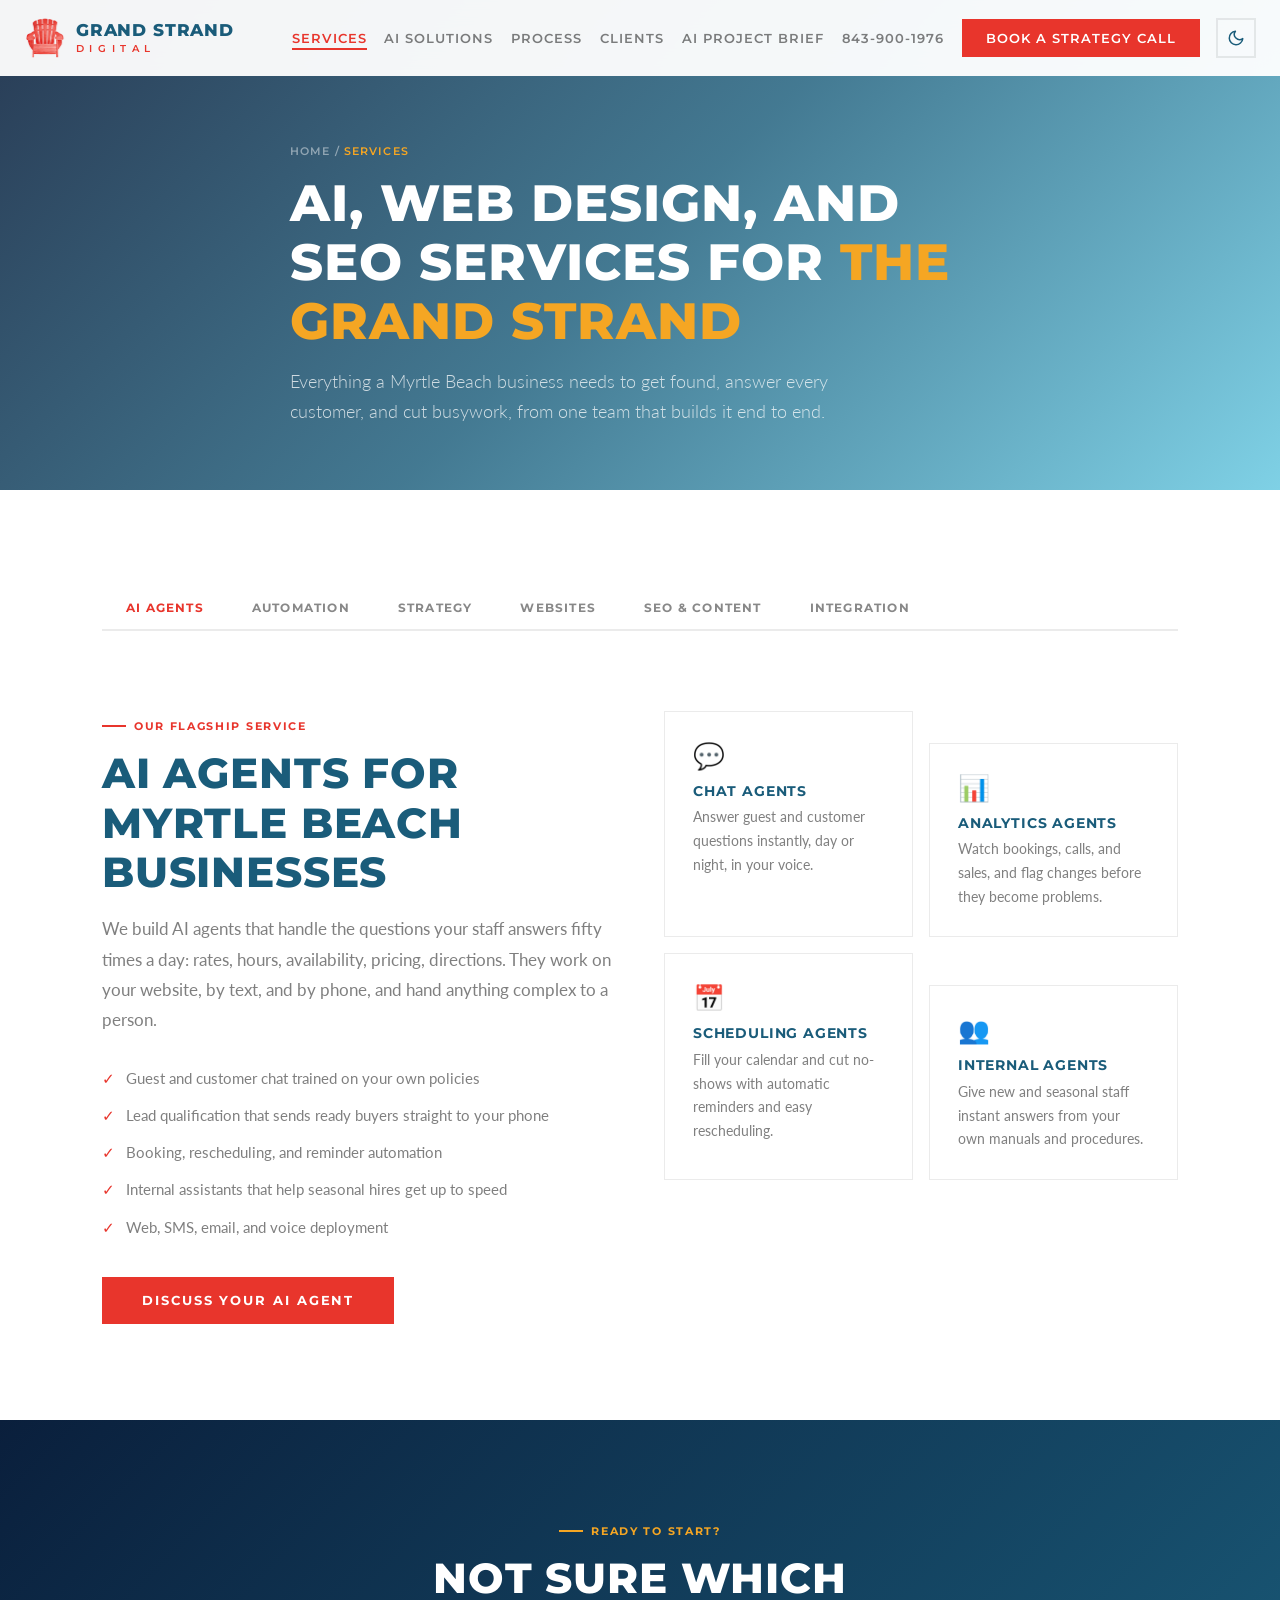
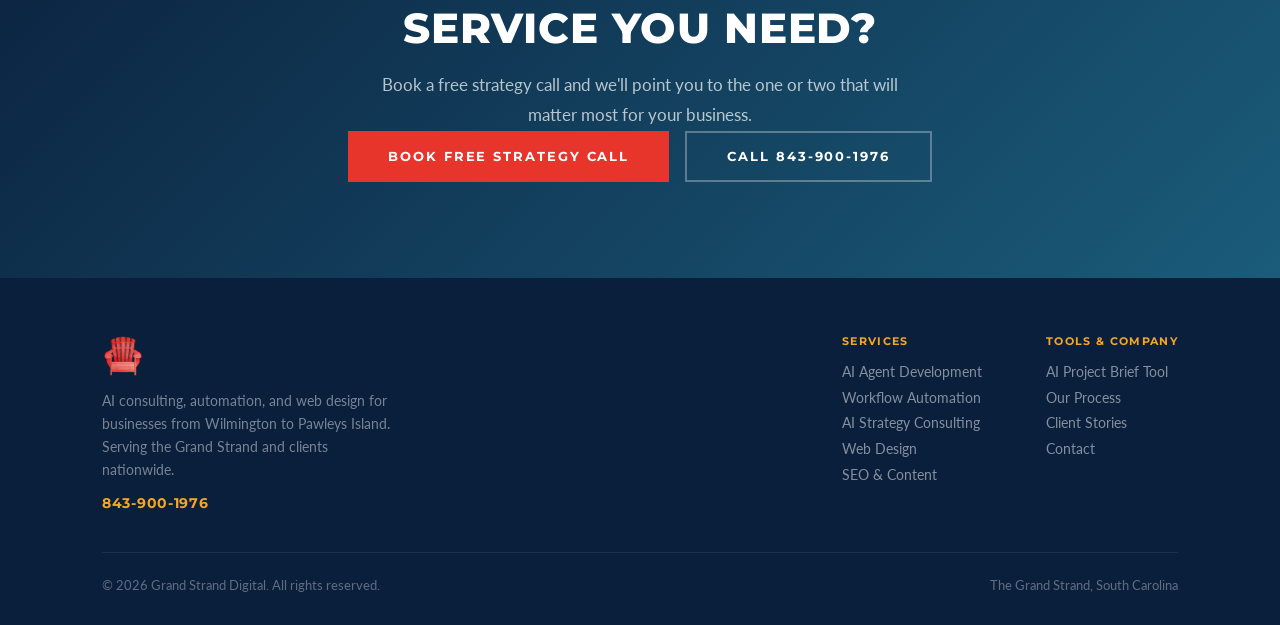
<file: services.html>
<!DOCTYPE html>
<html lang="en">
<head>
<meta charset="UTF-8">
<meta name="viewport" content="width=device-width, initial-scale=1.0">
<title>AI, Web Design &amp; SEO in Myrtle Beach | Grand Strand Digital</title>
<meta name="description" content="AI agents, workflow automation, web design, and local SEO for businesses in Myrtle Beach, Conway, and North Myrtle Beach. Book a free strategy call.">
<meta property="og:title" content="AI, Web Design &amp; SEO in Myrtle Beach | Grand Strand Digital">
<meta property="og:description" content="AI agents, workflow automation, web design, and local SEO for businesses in Myrtle Beach, Conway, and North Myrtle Beach. Book a free strategy call.">
<meta property="og:url" content="https://grandstranddigital.com/services.html">
<link rel="canonical" href="https://grandstranddigital.com/services.html">
<link rel="preconnect" href="https://fonts.googleapis.com">
<link rel="preconnect" href="https://fonts.gstatic.com" crossorigin>
<link rel="preconnect" href="https://images.unsplash.com" crossorigin>
<link rel="preload" as="image" href="https://images.unsplash.com/photo-1504384308090-c894fdcc538d?w=1920&q=70&auto=format&fit=crop" fetchpriority="high">
<link rel="stylesheet" href="https://fonts.googleapis.com/css2?family=Montserrat:wght@400;600;700;800&family=Lato:wght@300;400;700&display=swap">
<link rel="icon" href="/favicon.ico" sizes="any">
<link rel="apple-touch-icon" href="/apple-touch-icon.png">
<meta name="theme-color" content="#0a1f3c">
<script>document.documentElement.classList.add('js')</script>
<script>/* theme: saved choice > OS preference > light. Runs before paint so there is no flash. */(function(){var t;try{t=localStorage.getItem('gsd-theme')}catch(e){}if(t!=='dark'&&t!=='light')t=window.matchMedia&&matchMedia('(prefers-color-scheme: dark)').matches?'dark':'light';document.documentElement.setAttribute('data-theme',t)})();</script>
<link rel="stylesheet" href="styles.css?v=20261120-theme">
<style>
.counter{font-family:var(--heading);font-size:2.8rem;font-weight:800;color:var(--accent-ink);line-height:1}
.counter-label{font-family:var(--heading);font-size:.7rem;font-weight:600;text-transform:uppercase;letter-spacing:.1em;color:var(--text-muted);margin-top:.4rem}
</style>
<script type="application/ld+json">
{
  "@context": "https://schema.org",
  "@graph": [
    {
      "@type": "Service",
      "name": "AI Agent Development",
      "description": "AI agents that answer customer questions, qualify leads, and book appointments on web, SMS, email, and voice.",
      "serviceType": "AI Agent Development",
      "provider": {
        "@id": "https://grandstranddigital.com/#business"
      },
      "areaServed": {
        "@type": "AdministrativeArea",
        "name": "Grand Strand"
      }
    },
    {
      "@type": "Service",
      "name": "Workflow Automation",
      "description": "Automated confirmations, follow-ups, invoicing, document processing, and CRM updates.",
      "serviceType": "Workflow Automation",
      "provider": {
        "@id": "https://grandstranddigital.com/#business"
      },
      "areaServed": {
        "@type": "AdministrativeArea",
        "name": "Grand Strand"
      }
    },
    {
      "@type": "Service",
      "name": "AI Strategy Consulting",
      "description": "A plain-English review of where AI pays off, ranked by impact and cost, with a phased roadmap.",
      "serviceType": "AI Strategy Consulting",
      "provider": {
        "@id": "https://grandstranddigital.com/#business"
      },
      "areaServed": {
        "@type": "AdministrativeArea",
        "name": "Grand Strand"
      }
    },
    {
      "@type": "Service",
      "name": "Web Design",
      "description": "Fast, mobile-first WordPress and custom websites with online booking, chat, and local SEO built in.",
      "serviceType": "Web Design",
      "provider": {
        "@id": "https://grandstranddigital.com/#business"
      },
      "areaServed": {
        "@type": "AdministrativeArea",
        "name": "Grand Strand"
      }
    },
    {
      "@type": "Service",
      "name": "Local SEO",
      "description": "Google Business Profile, local citations, reviews, technical SEO, and content for Grand Strand searches.",
      "serviceType": "Local SEO",
      "provider": {
        "@id": "https://grandstranddigital.com/#business"
      },
      "areaServed": {
        "@type": "AdministrativeArea",
        "name": "Grand Strand"
      }
    },
    {
      "@type": "Service",
      "name": "System Integration",
      "description": "Connecting booking, POS, CRM, payment, and email tools so data moves on its own.",
      "serviceType": "System Integration",
      "provider": {
        "@id": "https://grandstranddigital.com/#business"
      },
      "areaServed": {
        "@type": "AdministrativeArea",
        "name": "Grand Strand"
      }
    }
  ]
}
</script>
</head>
<body>

<!-- Nav -->
<nav id="nav">
  <a href="index.html" class="nav-logo">
    <img src="logo.png" alt="" width="42" height="44" decoding="async"><span class="nav-wordmark"><span class="wm-name">Grand Strand</span><span class="wm-sub">Digital</span></span>
  </a>
  <div class="nav-links">
    <a href="services.html" class="active">Services</a>
    <a href="solutions.html">AI Solutions</a>
    <a href="process.html">Process</a>
    <a href="clients.html">Clients</a>
    <a href="project-brief.html">AI Project Brief</a>
    <a href="tel:8439001976" class="nav-phone">843-900-1976</a>
    <a href="contact.html" class="nav-cta">Book a Strategy Call</a>
  </div>
  <button class="mobile-toggle" aria-label="Menu">&#9776;</button>
</nav>

<!-- Page Hero -->
<section class="page-hero" style="background-image:url('https://images.unsplash.com/photo-1504384308090-c894fdcc538d?w=1920&q=70&auto=format&fit=crop')">
  <div class="page-hero-overlay"></div>
  <div class="container">
    <div class="breadcrumb reveal"><a href="index.html">Home</a> / <span>Services</span></div>
    <h1 class="reveal stagger-1">AI, web design, and SEO services for <em>the Grand Strand</em></h1>
    <p class="reveal stagger-2">Everything a Myrtle Beach business needs to get found, answer every customer, and cut busywork, from one team that builds it end to end.</p>
  </div>
</section>

<!-- Service Tabs -->
<section>
  <div class="container">
    <div class="tabs reveal">
      <button class="tab-btn active" data-tab="tab-ai-agents">AI Agents</button>
      <button class="tab-btn" data-tab="tab-automation">Automation</button>
      <button class="tab-btn" data-tab="tab-strategy">Strategy</button>
      <button class="tab-btn" data-tab="tab-web">Websites</button>
      <button class="tab-btn" data-tab="tab-seo">SEO & Content</button>
      <button class="tab-btn" data-tab="tab-integration">Integration</button>
    </div>

    <!-- AI Agents Tab -->
    <div class="tab-panel active" id="tab-ai-agents">
      <div style="display:grid;grid-template-columns:1fr 1fr;gap:3rem;align-items:start">
        <div class="reveal-left">
          <div class="section-label">Our Flagship Service</div>
          <h2 class="section-title">AI agents for Myrtle Beach businesses</h2>
          <p class="section-desc" style="margin-bottom:1.5rem">We build AI agents that handle the questions your staff answers fifty times a day: rates, hours, availability, pricing, directions. They work on your website, by text, and by phone, and hand anything complex to a person.</p>
          <ul style="list-style:none;margin-bottom:2rem">
            <li style="padding:.6rem 0;font-size:.95rem;color:var(--text-secondary);padding-left:1.5rem;position:relative"><span style="position:absolute;left:0;color:var(--accent-ink);font-weight:700">&#10003;</span> Guest and customer chat trained on your own policies</li>
            <li style="padding:.6rem 0;font-size:.95rem;color:var(--text-secondary);padding-left:1.5rem;position:relative"><span style="position:absolute;left:0;color:var(--accent-ink);font-weight:700">&#10003;</span> Lead qualification that sends ready buyers straight to your phone</li>
            <li style="padding:.6rem 0;font-size:.95rem;color:var(--text-secondary);padding-left:1.5rem;position:relative"><span style="position:absolute;left:0;color:var(--accent-ink);font-weight:700">&#10003;</span> Booking, rescheduling, and reminder automation</li>
            <li style="padding:.6rem 0;font-size:.95rem;color:var(--text-secondary);padding-left:1.5rem;position:relative"><span style="position:absolute;left:0;color:var(--accent-ink);font-weight:700">&#10003;</span> Internal assistants that help seasonal hires get up to speed</li>
            <li style="padding:.6rem 0;font-size:.95rem;color:var(--text-secondary);padding-left:1.5rem;position:relative"><span style="position:absolute;left:0;color:var(--accent-ink);font-weight:700">&#10003;</span> Web, SMS, email, and voice deployment</li>
          </ul>
          <a href="contact.html" class="btn-primary">Discuss Your AI Agent</a>
        </div>
        <div class="reveal-right" style="display:grid;grid-template-columns:1fr 1fr;gap:1rem">
          <div class="detail-card"><div class="card-icon">&#128172;</div><h3>Chat Agents</h3><p>Answer guest and customer questions instantly, day or night, in your voice.</p></div>
          <div class="detail-card" style="margin-top:2rem"><div class="card-icon">&#128202;</div><h3>Analytics Agents</h3><p>Watch bookings, calls, and sales, and flag changes before they become problems.</p></div>
          <div class="detail-card"><div class="card-icon">&#128197;</div><h3>Scheduling Agents</h3><p>Fill your calendar and cut no-shows with automatic reminders and easy rescheduling.</p></div>
          <div class="detail-card" style="margin-top:2rem"><div class="card-icon">&#128101;</div><h3>Internal Agents</h3><p>Give new and seasonal staff instant answers from your own manuals and procedures.</p></div>
        </div>
      </div>
    </div>

    <!-- Automation Tab -->
    <div class="tab-panel" id="tab-automation">
      <div style="display:grid;grid-template-columns:1fr 1fr;gap:3rem;align-items:start">
        <div>
          <div class="section-label">Eliminate Busywork</div>
          <h2 class="section-title">Workflow automation that flexes with the season</h2>
          <p class="section-desc" style="margin-bottom:1.5rem">Peak season doubles the paperwork without doubling your office staff. We connect your tools so confirmations, follow-ups, invoices, and data entry happen automatically, then scale back down when things slow.</p>
          <ul style="list-style:none;margin-bottom:2rem">
            <li style="padding:.6rem 0;font-size:.95rem;color:var(--text-secondary);padding-left:1.5rem;position:relative"><span style="position:absolute;left:0;color:var(--accent-ink);font-weight:700">&#10003;</span> Booking confirmations and follow-up emails</li>
            <li style="padding:.6rem 0;font-size:.95rem;color:var(--text-secondary);padding-left:1.5rem;position:relative"><span style="position:absolute;left:0;color:var(--accent-ink);font-weight:700">&#10003;</span> Document and form processing</li>
            <li style="padding:.6rem 0;font-size:.95rem;color:var(--text-secondary);padding-left:1.5rem;position:relative"><span style="position:absolute;left:0;color:var(--accent-ink);font-weight:700">&#10003;</span> Invoicing and payment reminders</li>
            <li style="padding:.6rem 0;font-size:.95rem;color:var(--text-secondary);padding-left:1.5rem;position:relative"><span style="position:absolute;left:0;color:var(--accent-ink);font-weight:700">&#10003;</span> CRM updates and lead routing</li>
            <li style="padding:.6rem 0;font-size:.95rem;color:var(--text-secondary);padding-left:1.5rem;position:relative"><span style="position:absolute;left:0;color:var(--accent-ink);font-weight:700">&#10003;</span> Custom integrations and webhooks</li>
          </ul>
          <a href="contact.html" class="btn-primary">Automate Your Workflows</a>
        </div>
        <div style="background:var(--bg-alt);padding:2.5rem;border:1px solid var(--border)">
          <h3 style="font-family:var(--heading);font-size:.9rem;font-weight:700;text-transform:uppercase;letter-spacing:.06em;color:var(--tertiary-ink);margin-bottom:1.5rem">What to Expect</h3>
          <p style="font-size:1rem;line-height:1.8;color:var(--text-secondary)">We measure hours spent and response times on your own processes before and after launch, so you see results in your numbers, not an industry average.</p>
        </div>
      </div>
    </div>

    <!-- Strategy Tab -->
    <div class="tab-panel" id="tab-strategy">
      <div style="display:grid;grid-template-columns:1fr 1fr;gap:3rem;align-items:start">
        <div>
          <div class="section-label">Your AI Roadmap</div>
          <h2 class="section-title">AI strategy consulting in plain English</h2>
          <p class="section-desc" style="margin-bottom:1.5rem">Not sure where AI fits? We start with how your business actually runs, then show you where AI earns its keep and where it doesn't.</p>
          <div class="accordion-item open">
            <div class="accordion-header">Operational Audit <div class="accordion-icon"></div></div>
            <div class="accordion-body"><p>We map your workflows, tools, and bottlenecks, from the front desk to the back office.</p></div>
          </div>
          <div class="accordion-item">
            <div class="accordion-header">Opportunity Scoring <div class="accordion-icon"></div></div>
            <div class="accordion-body"><p>Each opportunity is ranked on impact, effort, and cost, so the first project can pay for the next.</p></div>
          </div>
          <div class="accordion-item">
            <div class="accordion-header">Technology Selection <div class="accordion-icon"></div></div>
            <div class="accordion-body"><p>We recommend tools that fit your budget and your team, with no vendor lock-in.</p></div>
          </div>
          <div class="accordion-item">
            <div class="accordion-header">Implementation Roadmap <div class="accordion-icon"></div></div>
            <div class="accordion-body"><p>You get a phased roadmap with milestones and fixed prices your team can follow.</p></div>
          </div>
        </div>
        <div>
          <div style="background:linear-gradient(135deg,var(--bg-dark),var(--tertiary));padding:3rem;color:var(--text-light)">
            <h3 style="font-family:var(--heading);font-size:1.1rem;font-weight:700;text-transform:uppercase;letter-spacing:.06em;margin-bottom:1rem">Free Strategy Session</h3>
            <p style="font-size:1rem;line-height:1.8;color:rgba(255,255,255,.7);margin-bottom:1.5rem">Every engagement starts with a free 30-minute call with founder Gregg Maynard. You'll leave with specific ideas, whether or not we work together.</p>
            <a href="contact.html" class="btn-primary">Book Your Free Session</a>
            <a href="tel:8439001976" style="display:block;margin-top:1rem;font-family:var(--heading);font-size:.85rem;font-weight:700;color:var(--gold);letter-spacing:.05em">Or call: 843-900-1976</a>
          </div>
        </div>
      </div>
    </div>

    <!-- Web Tab -->
    <div class="tab-panel" id="tab-web">
      <div style="display:grid;grid-template-columns:1fr 1fr;gap:3rem;align-items:start">
        <div>
          <div class="section-label">Web + AI</div>
          <h2 class="section-title">Web design in Myrtle Beach, built to rank and convert</h2>
          <p class="section-desc" style="margin-bottom:1.5rem">Your website is often the last stop before someone books, calls, or drives over. We build fast, mobile-first sites with online booking, chat, and local SEO built into the structure from day one.</p>
          <ul style="list-style:none;margin-bottom:2rem">
            <li style="padding:.6rem 0;font-size:.95rem;color:var(--text-secondary);padding-left:1.5rem;position:relative"><span style="position:absolute;left:0;color:var(--accent-ink);font-weight:700">&#10003;</span> WordPress and custom development</li>
            <li style="padding:.6rem 0;font-size:.95rem;color:var(--text-secondary);padding-left:1.5rem;position:relative"><span style="position:absolute;left:0;color:var(--accent-ink);font-weight:700">&#10003;</span> Online booking and reservation integrations</li>
            <li style="padding:.6rem 0;font-size:.95rem;color:var(--text-secondary);padding-left:1.5rem;position:relative"><span style="position:absolute;left:0;color:var(--accent-ink);font-weight:700">&#10003;</span> Built-in AI chat</li>
            <li style="padding:.6rem 0;font-size:.95rem;color:var(--text-secondary);padding-left:1.5rem;position:relative"><span style="position:absolute;left:0;color:var(--accent-ink);font-weight:700">&#10003;</span> Local SEO structure and schema markup</li>
            <li style="padding:.6rem 0;font-size:.95rem;color:var(--text-secondary);padding-left:1.5rem;position:relative"><span style="position:absolute;left:0;color:var(--accent-ink);font-weight:700">&#10003;</span> Core Web Vitals and accessibility</li>
          </ul>
          <a href="contact.html" class="btn-primary">Start Your Web Project</a>
        </div>
        <div style="display:grid;gap:1rem">
          <div class="detail-card"><div class="card-icon">&#127912;</div><h3>Design & UX</h3><p>Designs built around what your customers came to do: book, call, or get a quote.</p></div>
          <div class="detail-card"><div class="card-icon">&#9889;</div><h3>Performance</h3><p>Fast loading on a phone with one bar of signal on the beach.</p></div>
          <div class="detail-card"><div class="card-icon">&#128274;</div><h3>Security</h3><p>SSL, monitoring, backups, and updates handled for you.</p></div>
        </div>
      </div>
    </div>

    <!-- SEO Tab -->
    <div class="tab-panel" id="tab-seo">
      <div style="display:grid;grid-template-columns:1fr 1fr;gap:3rem;align-items:start">
        <div>
          <div class="section-label">Be Found</div>
          <h2 class="section-title">Myrtle Beach SEO and local search</h2>
          <p class="section-desc" style="margin-bottom:1.5rem">Most Grand Strand customers find a business through Google Maps or a &ldquo;near me&rdquo; search. We focus on the local signals that decide those results, then add content that answers what your customers ask.</p>
          <ul style="list-style:none;margin-bottom:2rem">
            <li style="padding:.6rem 0;font-size:.95rem;color:var(--text-secondary);padding-left:1.5rem;position:relative"><span style="position:absolute;left:0;color:var(--accent-ink);font-weight:700">&#10003;</span> Keyword research for Grand Strand searches</li>
            <li style="padding:.6rem 0;font-size:.95rem;color:var(--text-secondary);padding-left:1.5rem;position:relative"><span style="position:absolute;left:0;color:var(--accent-ink);font-weight:700">&#10003;</span> Google Business Profile setup and optimization</li>
            <li style="padding:.6rem 0;font-size:.95rem;color:var(--text-secondary);padding-left:1.5rem;position:relative"><span style="position:absolute;left:0;color:var(--accent-ink);font-weight:700">&#10003;</span> Local citations and a review strategy</li>
            <li style="padding:.6rem 0;font-size:.95rem;color:var(--text-secondary);padding-left:1.5rem;position:relative"><span style="position:absolute;left:0;color:var(--accent-ink);font-weight:700">&#10003;</span> Technical SEO: speed, schema, site structure</li>
            <li style="padding:.6rem 0;font-size:.95rem;color:var(--text-secondary);padding-left:1.5rem;position:relative"><span style="position:absolute;left:0;color:var(--accent-ink);font-weight:700">&#10003;</span> Service and service-area pages</li>
            <li style="padding:.6rem 0;font-size:.95rem;color:var(--text-secondary);padding-left:1.5rem;position:relative"><span style="position:absolute;left:0;color:var(--accent-ink);font-weight:700">&#10003;</span> Monthly reporting tied to calls and leads</li>
          </ul>
          <a href="contact.html" class="btn-primary">Get Your Free SEO Audit</a>
        </div>
        <div style="display:flex;flex-direction:column;gap:1rem">
          <div class="detail-card"><div class="card-icon">&#128269;</div><h3>Keyword Research</h3><p>The searches your customers actually run, including town names from Little River to Pawleys Island.</p></div>
          <div class="detail-card"><div class="card-icon">&#128205;</div><h3>Local SEO</h3><p>Google Business Profile, citations, and reviews that help you show up in the map results.</p></div>
          <div class="detail-card"><div class="card-icon">&#128200;</div><h3>Reporting</h3><p>A monthly report on rankings, calls, and leads, in plain English.</p></div>
        </div>
      </div>
    </div>

    <!-- Integration Tab -->
    <div class="tab-panel" id="tab-integration">
      <div style="display:grid;grid-template-columns:1fr 1fr;gap:3rem;align-items:start">
        <div>
          <div class="section-label">Connect Everything</div>
          <h2 class="section-title">System integration for the tools you already use</h2>
          <p class="section-desc" style="margin-bottom:1.5rem">Your property management system, POS, CRM, and email platform should share data, not make you retype it. We connect them so information moves on its own.</p>
          <ul style="list-style:none;margin-bottom:2rem">
            <li style="padding:.6rem 0;font-size:.95rem;color:var(--text-secondary);padding-left:1.5rem;position:relative"><span style="position:absolute;left:0;color:var(--accent-ink);font-weight:700">&#10003;</span> CRM integrations (HubSpot, Salesforce, and others)</li>
            <li style="padding:.6rem 0;font-size:.95rem;color:var(--text-secondary);padding-left:1.5rem;position:relative"><span style="position:absolute;left:0;color:var(--accent-ink);font-weight:700">&#10003;</span> Payment and invoicing connections</li>
            <li style="padding:.6rem 0;font-size:.95rem;color:var(--text-secondary);padding-left:1.5rem;position:relative"><span style="position:absolute;left:0;color:var(--accent-ink);font-weight:700">&#10003;</span> Email marketing sync</li>
            <li style="padding:.6rem 0;font-size:.95rem;color:var(--text-secondary);padding-left:1.5rem;position:relative"><span style="position:absolute;left:0;color:var(--accent-ink);font-weight:700">&#10003;</span> Custom API work and webhooks</li>
            <li style="padding:.6rem 0;font-size:.95rem;color:var(--text-secondary);padding-left:1.5rem;position:relative"><span style="position:absolute;left:0;color:var(--accent-ink);font-weight:700">&#10003;</span> Real-time data sync</li>
          </ul>
          <a href="contact.html" class="btn-primary">Connect Your Systems</a>
        </div>
        <div style="display:grid;grid-template-columns:1fr 1fr;gap:1rem">
          <div class="detail-card"><div class="card-icon">&#128231;</div><h3>Email</h3><p>Automatic messages triggered by bookings, purchases, and inquiries.</p></div>
          <div class="detail-card"><div class="card-icon">&#128176;</div><h3>Payments</h3><p>Stripe, Square, and PayPal connected to your accounting.</p></div>
          <div class="detail-card"><div class="card-icon">&#128241;</div><h3>Social</h3><p>Scheduled posts and review alerts in one place.</p></div>
          <div class="detail-card"><div class="card-icon">&#9729;&#65039;</div><h3>Cloud</h3><p>AWS, Google Cloud, and Azure integrations.</p></div>
        </div>
      </div>
    </div>
  </div>
</section>

<!-- CTA Banner -->
<section class="cta-banner">
  <div class="container">
    <div class="section-label reveal" style="justify-content:center">Ready to Start?</div>
    <h2 class="section-title reveal stagger-1">Not sure which<br>service you need?</h2>
    <p class="section-desc reveal stagger-2" style="margin:0 auto">Book a free strategy call and we'll point you to the one or two that will matter most for your business.</p>
    <div class="cta-actions reveal stagger-3">
      <a href="contact.html" class="btn-primary">Book Free Strategy Call</a>
      <a href="tel:8439001976" class="btn-secondary light">Call 843-900-1976</a>
    </div>
  </div>
</section>

<!-- Footer -->
<footer>
  <div class="container">
    <div class="footer-inner">
      <div class="footer-brand">
        <a href="index.html" class="nav-logo"><img src="logo.png" alt="Grand Strand Digital" width="42" height="44" decoding="async"></a>
        <p>AI consulting, automation, and web design for businesses from Wilmington to Pawleys Island. Serving the Grand Strand and clients nationwide.</p>
        <a href="tel:8439001976" class="footer-phone">843-900-1976</a>
      </div>
      <div class="footer-links">
        <div class="footer-col">
          <h5>Services</h5>
          <a href="services.html">AI Agent Development</a>
          <a href="services.html">Workflow Automation</a>
          <a href="services.html">AI Strategy Consulting</a>
          <a href="services.html">Web Design</a>
          <a href="services.html">SEO & Content</a>
        </div>
        <div class="footer-col">
          <h5>Tools &amp; Company</h5>
          <a href="project-brief.html">AI Project Brief Tool</a>
          <a href="process.html">Our Process</a>
          <a href="clients.html">Client Stories</a>
          <a href="contact.html">Contact</a>
        </div>
      </div>
    </div>
    <div class="footer-bottom">
      <span>&copy; 2026 Grand Strand Digital. All rights reserved.</span>
      <span>The Grand Strand, South Carolina</span>
    </div>
  </div>
</footer>

<script src="shared.js?v=20261120-theme"></script>
</body>
</html>
</file>
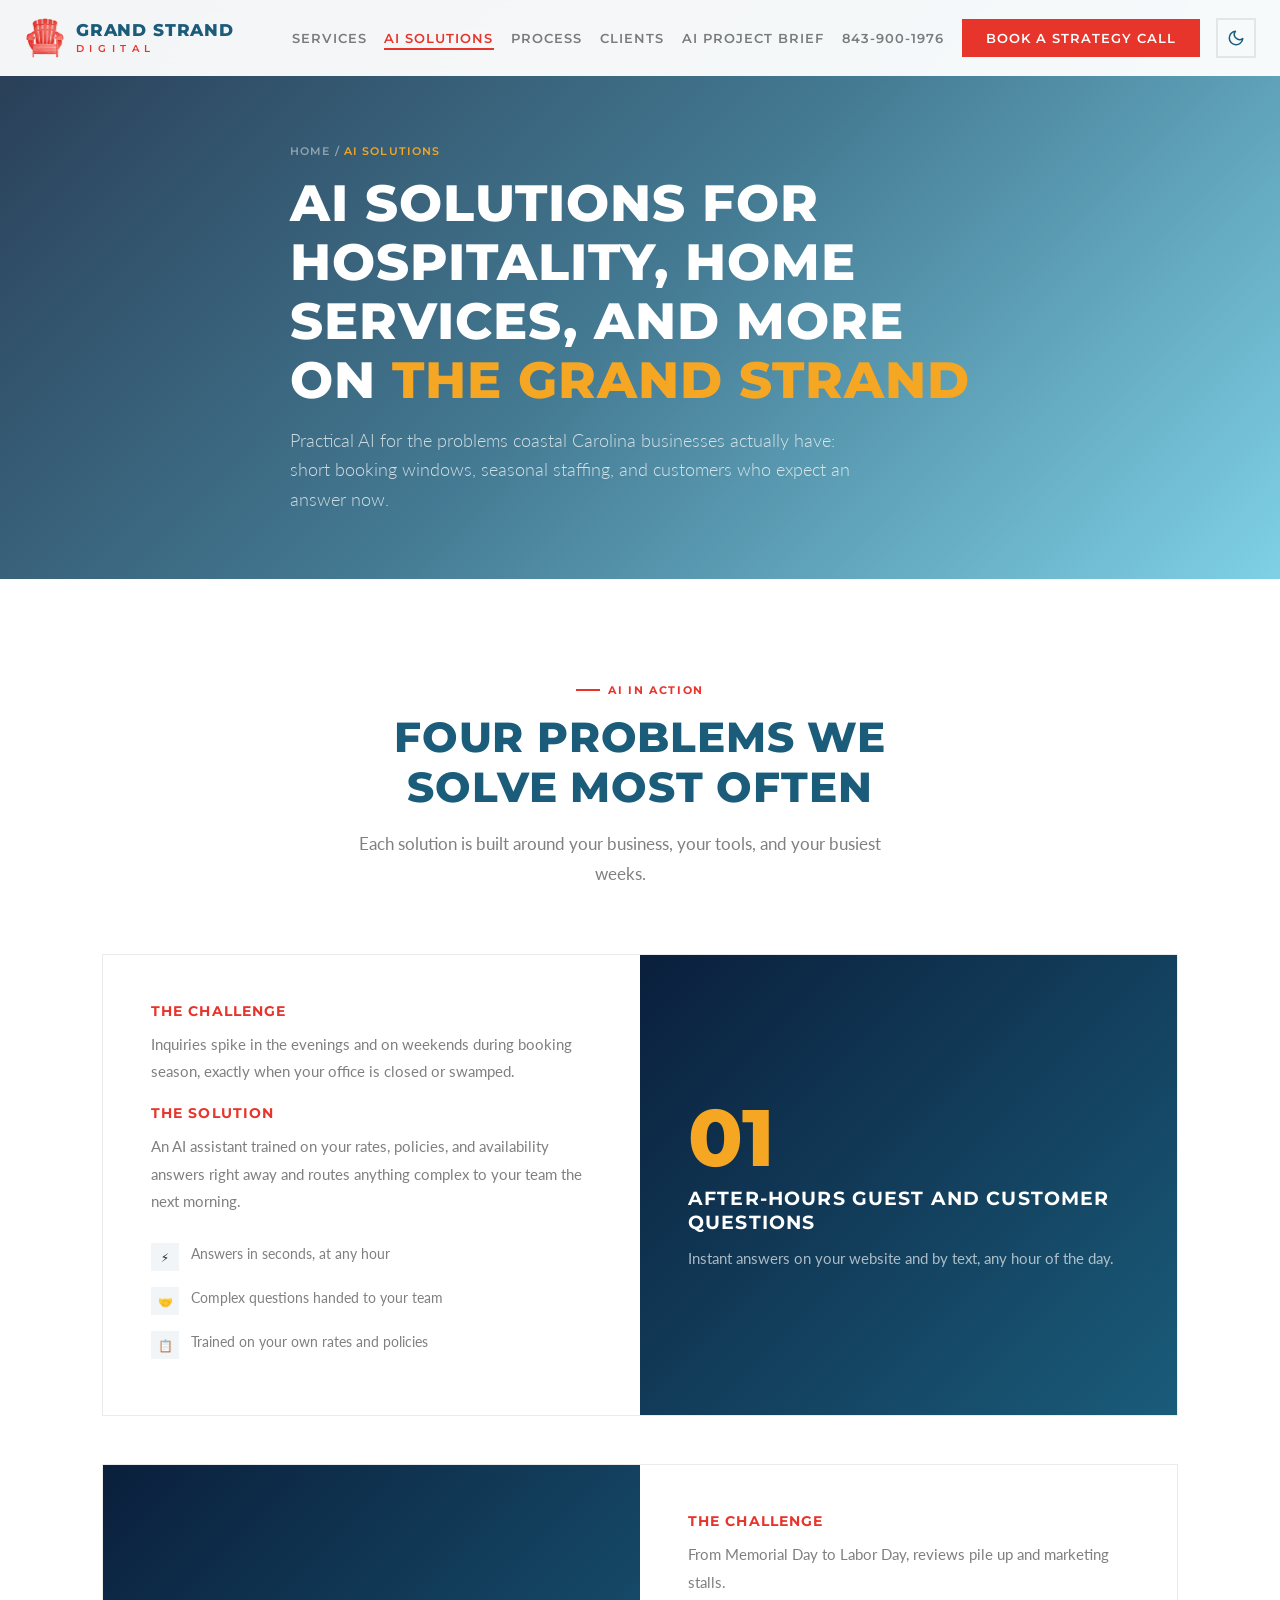
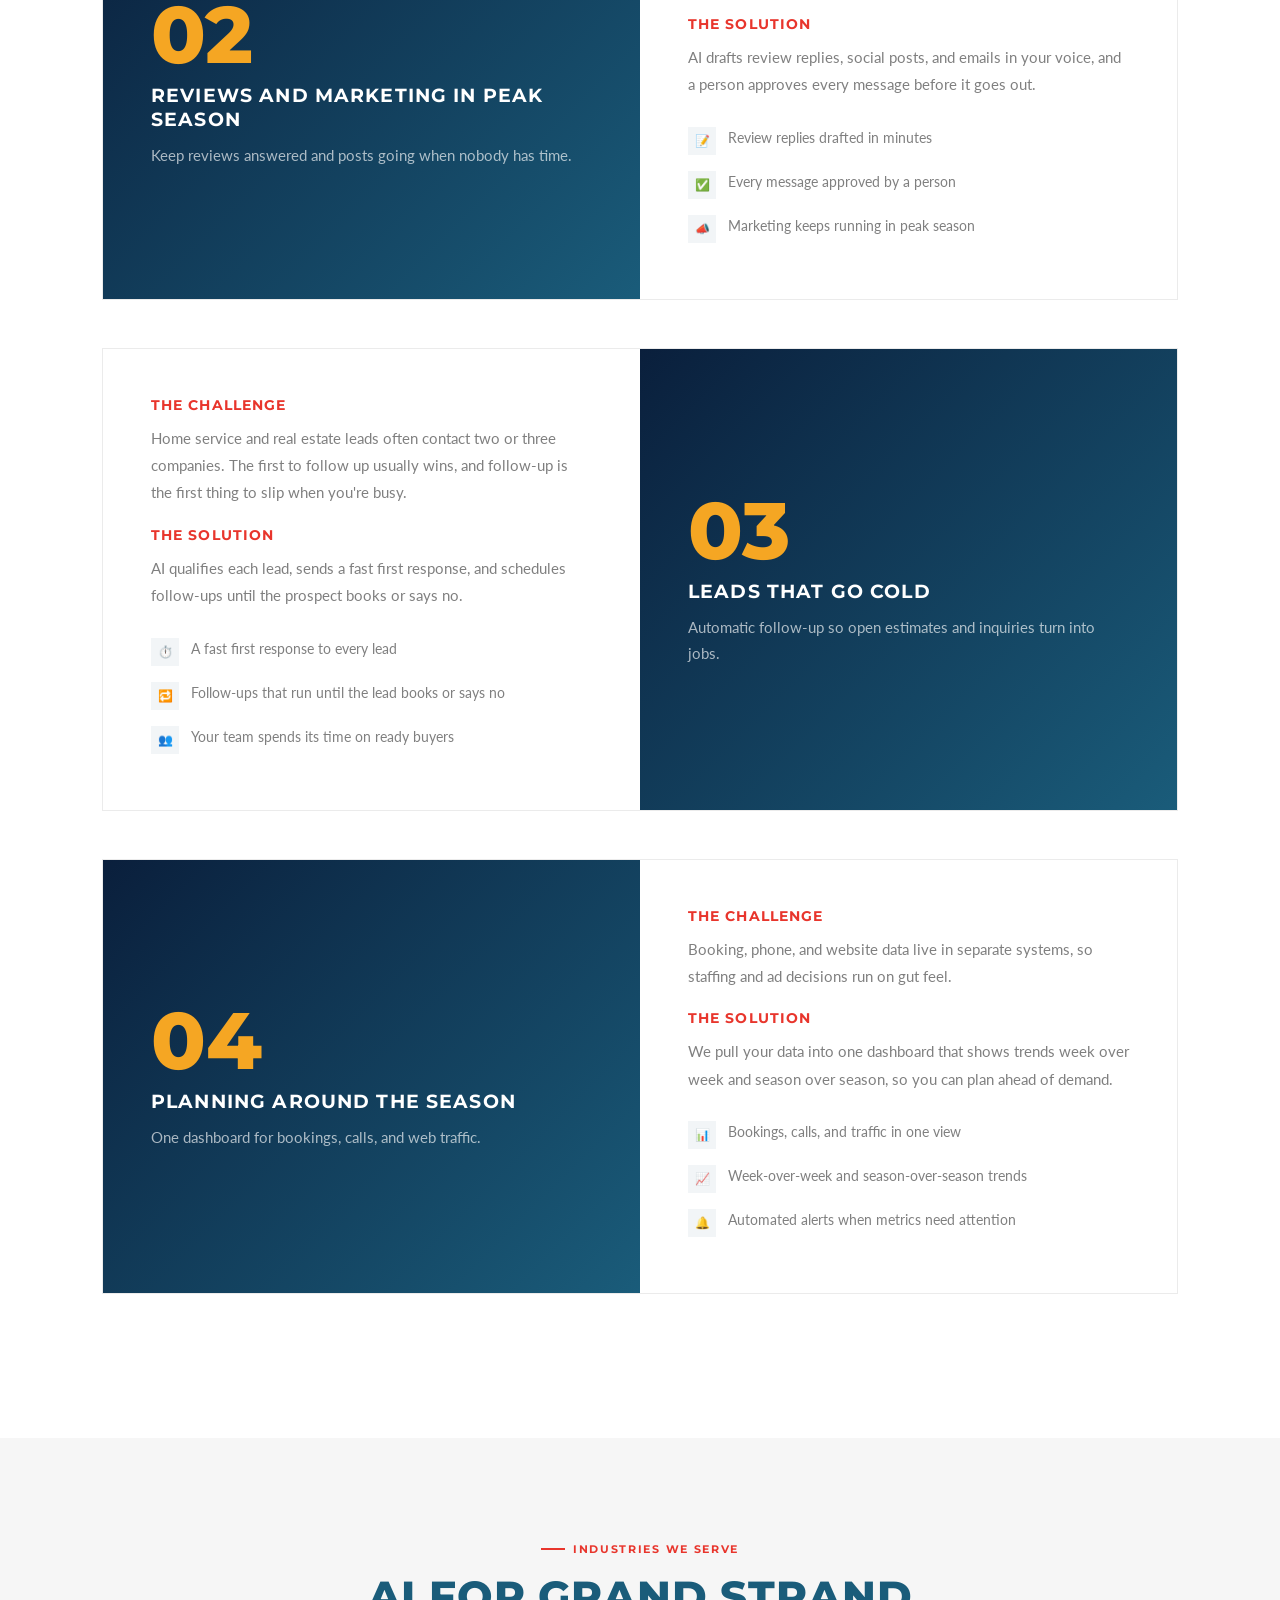
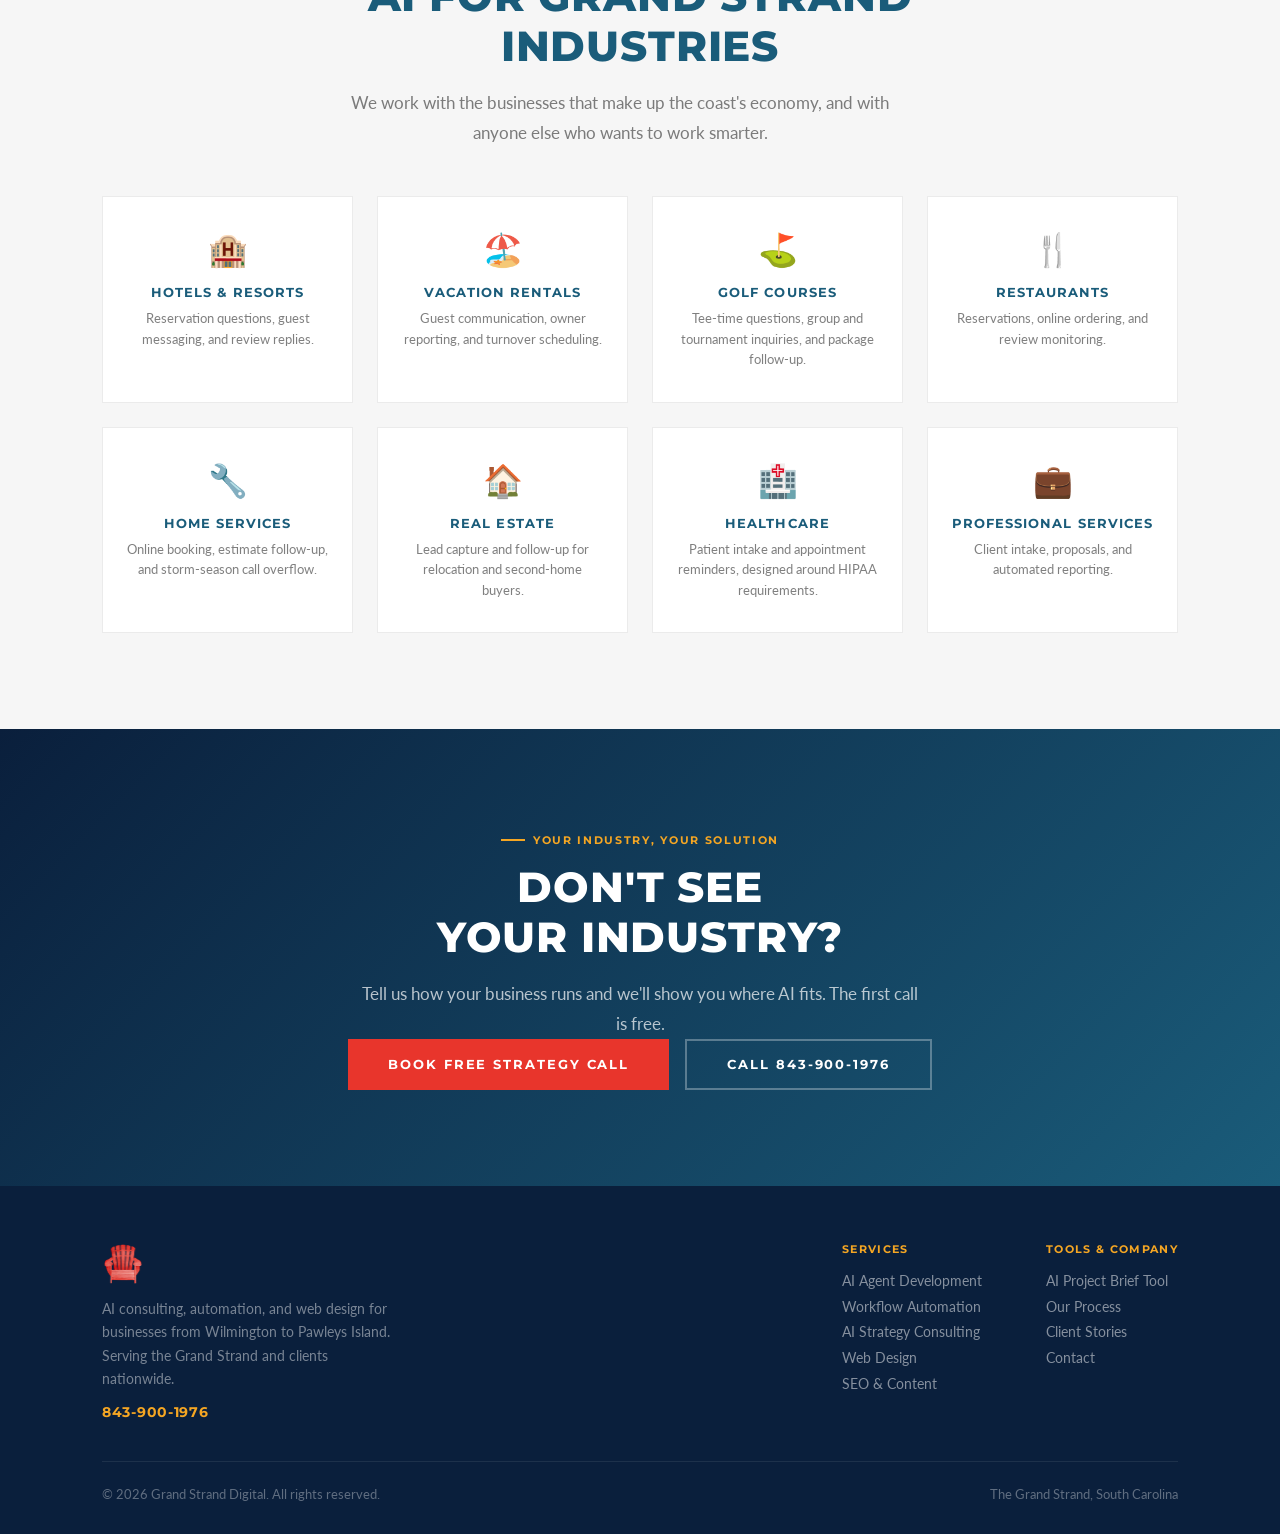
<file: solutions.html>
<!DOCTYPE html>
<html lang="en">
<head>
<meta charset="UTF-8">
<meta name="viewport" content="width=device-width, initial-scale=1.0">
<title>Myrtle Beach AI Solutions by Industry | Grand Strand Digital</title>
<meta name="description" content="How Myrtle Beach hotels, vacation rentals, golf courses, and home service companies use AI to answer customers, book more jobs, and save time.">
<meta property="og:title" content="Myrtle Beach AI Solutions by Industry | Grand Strand Digital">
<meta property="og:description" content="How Myrtle Beach hotels, vacation rentals, golf courses, and home service companies use AI to answer customers, book more jobs, and save time.">
<meta property="og:url" content="https://grandstranddigital.com/solutions.html">
<link rel="canonical" href="https://grandstranddigital.com/solutions.html">
<link rel="preconnect" href="https://fonts.googleapis.com">
<link rel="preconnect" href="https://fonts.gstatic.com" crossorigin>
<link rel="preconnect" href="https://images.unsplash.com" crossorigin>
<link rel="preload" as="image" href="https://images.unsplash.com/photo-1555949963-aa79dcee981c?w=1920&q=70&auto=format&fit=crop" fetchpriority="high">
<link rel="stylesheet" href="https://fonts.googleapis.com/css2?family=Montserrat:wght@400;600;700;800&family=Lato:wght@300;400;700&display=swap">
<link rel="icon" href="/favicon.ico" sizes="any">
<link rel="apple-touch-icon" href="/apple-touch-icon.png">
<meta name="theme-color" content="#0a1f3c">
<script>document.documentElement.classList.add('js')</script>
<script>/* theme: saved choice > OS preference > light. Runs before paint so there is no flash. */(function(){var t;try{t=localStorage.getItem('gsd-theme')}catch(e){}if(t!=='dark'&&t!=='light')t=window.matchMedia&&matchMedia('(prefers-color-scheme: dark)').matches?'dark':'light';document.documentElement.setAttribute('data-theme',t)})();</script>
<link rel="stylesheet" href="styles.css?v=20261120-theme">
<style>
.solution-showcase{display:grid;grid-template-columns:1fr 1fr;gap:0;margin:3rem 0;border:1px solid var(--border);overflow:hidden}
.solution-showcase .visual{background:linear-gradient(135deg,var(--bg-dark),var(--tertiary));padding:3rem;color:var(--text-light);display:flex;flex-direction:column;justify-content:center}
.solution-showcase .visual .big-num{font-family:var(--heading);font-size:5rem;font-weight:800;color:var(--gold);line-height:1;margin-bottom:.5rem}
.solution-showcase .visual h3{font-family:var(--heading);font-size:1.2rem;font-weight:700;text-transform:uppercase;letter-spacing:.06em;margin-bottom:.75rem}
.solution-showcase .visual p{font-size:.95rem;line-height:1.7;color:rgba(255,255,255,.65)}
.solution-showcase .details{padding:3rem;background:var(--bg)}
.solution-showcase .details h4{font-family:var(--heading);font-size:.85rem;font-weight:700;text-transform:uppercase;letter-spacing:.08em;color:var(--accent-ink);margin-bottom:.75rem}
.solution-showcase .details p{font-size:.95rem;line-height:1.8;color:var(--text-secondary);margin-bottom:1.25rem}
.solution-showcase .details .benefit{display:flex;gap:.75rem;align-items:start;padding:.5rem 0}
.solution-showcase .details .benefit-icon{width:28px;height:28px;flex-shrink:0;background:var(--bg-ice);display:flex;align-items:center;justify-content:center;font-size:.75rem}
.solution-showcase .details .benefit span{font-size:.9rem;color:var(--text-secondary);line-height:1.5}
.solution-showcase:nth-child(even) .visual{order:2}
.solution-showcase:nth-child(even) .details{order:1}

.industries-grid{display:grid;grid-template-columns:repeat(4,1fr);gap:1.5rem;margin-top:3rem}
.industry-card{text-align:center;padding:2rem 1.5rem;border:1px solid var(--border);background:var(--bg);transition:all .4s;cursor:default}
.industry-card:hover{border-color:var(--accent);transform:translateY(-4px);box-shadow:0 8px 30px rgba(0,0,0,.06)}
.industry-card .ind-icon{font-size:2rem;margin-bottom:1rem}
.industry-card h4{font-family:var(--heading);font-size:.8rem;font-weight:700;text-transform:uppercase;letter-spacing:.08em;color:var(--tertiary-ink);margin-bottom:.5rem}
.industry-card p{font-size:.8rem;color:var(--text-secondary);line-height:1.6}

@media(max-width:768px){
  .solution-showcase{grid-template-columns:1fr}
  .solution-showcase:nth-child(even) .visual{order:0}
  .solution-showcase:nth-child(even) .details{order:0}
  .industries-grid{grid-template-columns:1fr 1fr}
}
</style>
</head>
<body>

<!-- Nav -->
<nav id="nav">
  <a href="index.html" class="nav-logo"><img src="logo.png" alt="" width="42" height="44" decoding="async"><span class="nav-wordmark"><span class="wm-name">Grand Strand</span><span class="wm-sub">Digital</span></span></a>
  <div class="nav-links">
    <a href="services.html">Services</a>
    <a href="solutions.html" class="active">AI Solutions</a>
    <a href="process.html">Process</a>
    <a href="clients.html">Clients</a>
    <a href="project-brief.html">AI Project Brief</a>
    <a href="tel:8439001976" class="nav-phone">843-900-1976</a>
    <a href="contact.html" class="nav-cta">Book a Strategy Call</a>
  </div>
  <button class="mobile-toggle" aria-label="Menu">&#9776;</button>
</nav>

<!-- Page Hero -->
<section class="page-hero" style="background-image:url('https://images.unsplash.com/photo-1555949963-aa79dcee981c?w=1920&q=70&auto=format&fit=crop')">
  <div class="page-hero-overlay"></div>
  <div class="container">
    <div class="breadcrumb reveal"><a href="index.html">Home</a> / <span>AI Solutions</span></div>
    <h1 class="reveal stagger-1">AI solutions for hospitality, home services, and more on <em>the Grand Strand</em></h1>
    <p class="reveal stagger-2">Practical AI for the problems coastal Carolina businesses actually have: short booking windows, seasonal staffing, and customers who expect an answer now.</p>
  </div>
</section>

<!-- Solutions Showcase -->
<section>
  <div class="container">
    <div class="section-center" style="margin-bottom:4rem">
      <div class="section-label reveal">AI In Action</div>
      <h2 class="section-title reveal stagger-1">Four problems we solve most often</h2>
      <p class="section-desc reveal stagger-2">Each solution is built around your business, your tools, and your busiest weeks.</p>
    </div>

    <div class="solution-showcase reveal">
      <div class="visual">
        <div class="big-num">01</div>
        <h3>After-Hours Guest and Customer Questions</h3>
        <p>Instant answers on your website and by text, any hour of the day.</p>
      </div>
      <div class="details">
        <h4>The Challenge</h4>
        <p>Inquiries spike in the evenings and on weekends during booking season, exactly when your office is closed or swamped.</p>
        <h4>The Solution</h4>
        <p>An AI assistant trained on your rates, policies, and availability answers right away and routes anything complex to your team the next morning.</p>
        <div class="benefit"><div class="benefit-icon">&#9889;</div><span>Answers in seconds, at any hour</span></div>
        <div class="benefit"><div class="benefit-icon">&#129309;</div><span>Complex questions handed to your team</span></div>
        <div class="benefit"><div class="benefit-icon">&#128203;</div><span>Trained on your own rates and policies</span></div>
      </div>
    </div>

    <div class="solution-showcase reveal">
      <div class="visual">
        <div class="big-num">02</div>
        <h3>Reviews and Marketing in Peak Season</h3>
        <p>Keep reviews answered and posts going when nobody has time.</p>
      </div>
      <div class="details">
        <h4>The Challenge</h4>
        <p>From Memorial Day to Labor Day, reviews pile up and marketing stalls.</p>
        <h4>The Solution</h4>
        <p>AI drafts review replies, social posts, and emails in your voice, and a person approves every message before it goes out.</p>
        <div class="benefit"><div class="benefit-icon">&#128221;</div><span>Review replies drafted in minutes</span></div>
        <div class="benefit"><div class="benefit-icon">&#9989;</div><span>Every message approved by a person</span></div>
        <div class="benefit"><div class="benefit-icon">&#128227;</div><span>Marketing keeps running in peak season</span></div>
      </div>
    </div>

    <div class="solution-showcase reveal">
      <div class="visual">
        <div class="big-num">03</div>
        <h3>Leads That Go Cold</h3>
        <p>Automatic follow-up so open estimates and inquiries turn into jobs.</p>
      </div>
      <div class="details">
        <h4>The Challenge</h4>
        <p>Home service and real estate leads often contact two or three companies. The first to follow up usually wins, and follow-up is the first thing to slip when you're busy.</p>
        <h4>The Solution</h4>
        <p>AI qualifies each lead, sends a fast first response, and schedules follow-ups until the prospect books or says no.</p>
        <div class="benefit"><div class="benefit-icon">&#9201;&#65039;</div><span>A fast first response to every lead</span></div>
        <div class="benefit"><div class="benefit-icon">&#128257;</div><span>Follow-ups that run until the lead books or says no</span></div>
        <div class="benefit"><div class="benefit-icon">&#128101;</div><span>Your team spends its time on ready buyers</span></div>
      </div>
    </div>

    <div class="solution-showcase reveal">
      <div class="visual">
        <div class="big-num">04</div>
        <h3>Planning Around the Season</h3>
        <p>One dashboard for bookings, calls, and web traffic.</p>
      </div>
      <div class="details">
        <h4>The Challenge</h4>
        <p>Booking, phone, and website data live in separate systems, so staffing and ad decisions run on gut feel.</p>
        <h4>The Solution</h4>
        <p>We pull your data into one dashboard that shows trends week over week and season over season, so you can plan ahead of demand.</p>
        <div class="benefit"><div class="benefit-icon">&#128202;</div><span>Bookings, calls, and traffic in one view</span></div>
        <div class="benefit"><div class="benefit-icon">&#128200;</div><span>Week-over-week and season-over-season trends</span></div>
        <div class="benefit"><div class="benefit-icon">&#128276;</div><span>Automated alerts when metrics need attention</span></div>
      </div>
    </div>
  </div>
</section>

<!-- Industries -->
<section class="bg-alt">
  <div class="container">
    <div class="section-center" style="margin-bottom:1rem">
      <div class="section-label reveal">Industries We Serve</div>
      <h2 class="section-title reveal stagger-1">AI for Grand Strand industries</h2>
      <p class="section-desc reveal stagger-2">We work with the businesses that make up the coast's economy, and with anyone else who wants to work smarter.</p>
    </div>
    <div class="industries-grid">
      <div class="industry-card reveal"><div class="ind-icon">&#127976;</div><h4>Hotels &amp; Resorts</h4><p>Reservation questions, guest messaging, and review replies.</p></div>
      <div class="industry-card reveal stagger-1"><div class="ind-icon">&#127958;&#65039;</div><h4>Vacation Rentals</h4><p>Guest communication, owner reporting, and turnover scheduling.</p></div>
      <div class="industry-card reveal stagger-2"><div class="ind-icon">&#9971;</div><h4>Golf Courses</h4><p>Tee-time questions, group and tournament inquiries, and package follow-up.</p></div>
      <div class="industry-card reveal stagger-3"><div class="ind-icon">&#127860;</div><h4>Restaurants</h4><p>Reservations, online ordering, and review monitoring.</p></div>
      <div class="industry-card reveal stagger-4"><div class="ind-icon">&#128295;</div><h4>Home Services</h4><p>Online booking, estimate follow-up, and storm-season call overflow.</p></div>
      <div class="industry-card reveal stagger-5"><div class="ind-icon">&#127968;</div><h4>Real Estate</h4><p>Lead capture and follow-up for relocation and second-home buyers.</p></div>
      <div class="industry-card reveal stagger-6"><div class="ind-icon">&#127973;</div><h4>Healthcare</h4><p>Patient intake and appointment reminders, designed around HIPAA requirements.</p></div>
      <div class="industry-card reveal"><div class="ind-icon">&#128188;</div><h4>Professional Services</h4><p>Client intake, proposals, and automated reporting.</p></div>
    </div>
  </div>
</section>

<!-- CTA Banner -->
<section class="cta-banner">
  <div class="container">
    <div class="section-label reveal" style="justify-content:center">Your Industry, Your Solution</div>
    <h2 class="section-title reveal stagger-1">Don't see<br>your industry?</h2>
    <p class="section-desc reveal stagger-2" style="margin:0 auto">Tell us how your business runs and we'll show you where AI fits. The first call is free.</p>
    <div class="cta-actions reveal stagger-3">
      <a href="contact.html" class="btn-primary">Book Free Strategy Call</a>
      <a href="tel:8439001976" class="btn-secondary light">Call 843-900-1976</a>
    </div>
  </div>
</section>

<!-- Footer -->
<footer>
  <div class="container">
    <div class="footer-inner">
      <div class="footer-brand">
        <a href="index.html" class="nav-logo"><img src="logo.png" alt="Grand Strand Digital" width="42" height="44" decoding="async"></a>
        <p>AI consulting, automation, and web design for businesses from Wilmington to Pawleys Island. Serving the Grand Strand and clients nationwide.</p>
        <a href="tel:8439001976" class="footer-phone">843-900-1976</a>
      </div>
      <div class="footer-links">
        <div class="footer-col">
          <h5>Services</h5>
          <a href="services.html">AI Agent Development</a>
          <a href="services.html">Workflow Automation</a>
          <a href="services.html">AI Strategy Consulting</a>
          <a href="services.html">Web Design</a>
          <a href="services.html">SEO & Content</a>
        </div>
        <div class="footer-col">
          <h5>Tools &amp; Company</h5>
          <a href="project-brief.html">AI Project Brief Tool</a>
          <a href="process.html">Our Process</a>
          <a href="clients.html">Client Stories</a>
          <a href="contact.html">Contact</a>
        </div>
      </div>
    </div>
    <div class="footer-bottom">
      <span>&copy; 2026 Grand Strand Digital. All rights reserved.</span>
      <span>The Grand Strand, South Carolina</span>
    </div>
  </div>
</footer>

<script src="shared.js?v=20261120-theme"></script>
</body>
</html>
</file>
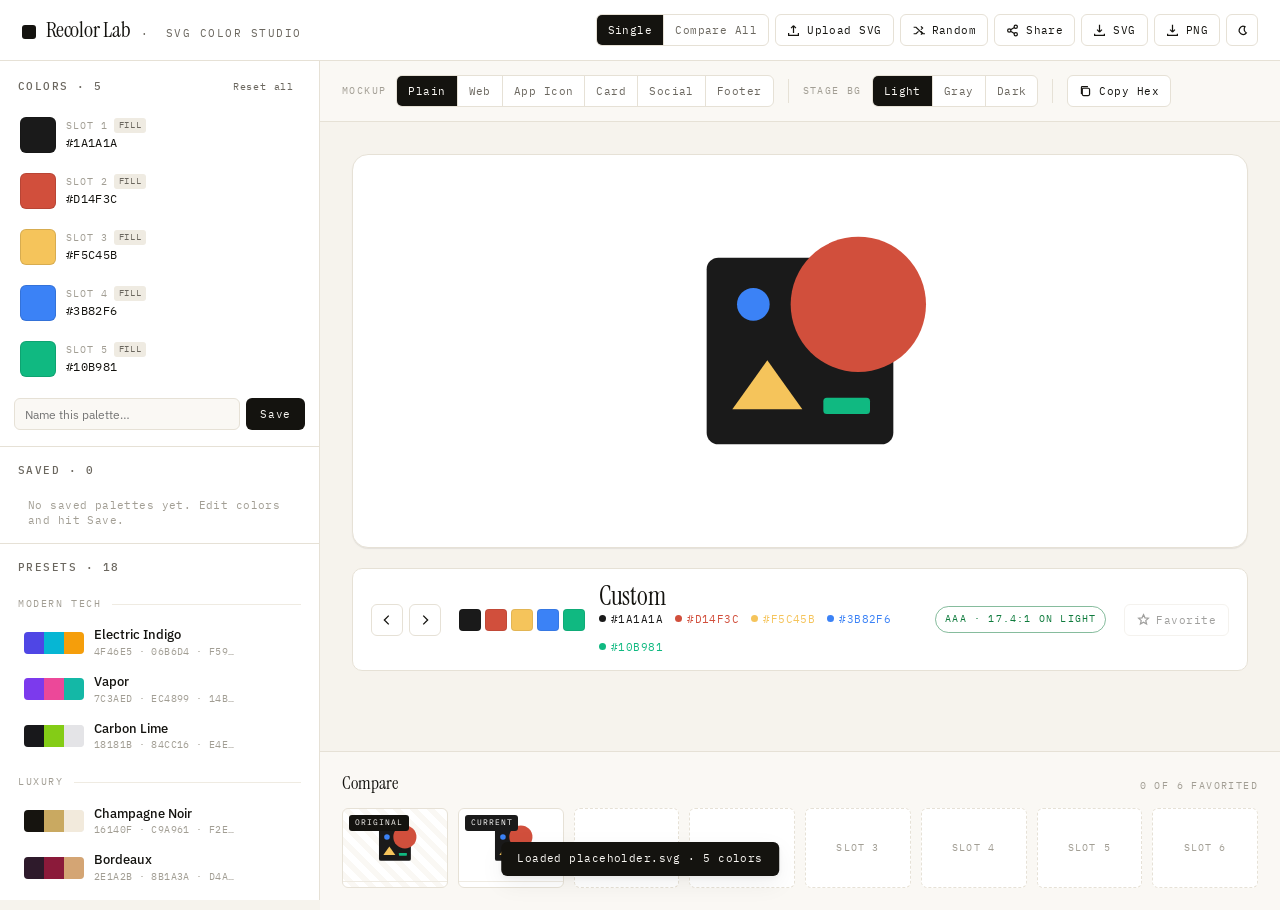
<file: svg-logo-mockup-lab.html>
<!doctype html>
<html lang="en" data-ui="light">
<head>
<meta charset="utf-8">
<meta name="viewport" content="width=device-width, initial-scale=1">
<title>Logo Recolor Lab</title>
<link rel="preconnect" href="https://fonts.googleapis.com">
<link rel="preconnect" href="https://fonts.gstatic.com" crossorigin>
<link href="https://fonts.googleapis.com/css2?family=Instrument+Serif:ital@0;1&family=IBM+Plex+Mono:wght@400;500;600&family=IBM+Plex+Sans:wght@400;500;600;700&display=swap" rel="stylesheet">
<style>
/* ============================================================
   LOGO RECOLOR LAB
   Drop a 3–6 color SVG. Edit any color. Save palettes.
   ============================================================ */
*, *::before, *::after { box-sizing: border-box; }
html, body { margin: 0; padding: 0; }
html { -webkit-font-smoothing: antialiased; text-rendering: optimizeLegibility; }

:root {
  --serif: "Instrument Serif", "Times New Roman", serif;
  --sans: "IBM Plex Sans", -apple-system, BlinkMacSystemFont, "Segoe UI", system-ui, sans-serif;
  --mono: "IBM Plex Mono", ui-monospace, "SF Mono", Menlo, monospace;
  --r-xs: 4px; --r-sm: 6px; --r-md: 10px; --r-lg: 16px; --r-pill: 999px;
}
html[data-ui="light"] {
  --ui-bg: #F6F3ED; --ui-panel: #FFFFFF; --ui-panel-soft: #FAF8F4;
  --ui-ink: #14130F; --ui-ink-soft: #6B675F; --ui-ink-faint: #A29E94;
  --ui-line: #E6E1D6; --ui-line-soft: #EFEBE2; --ui-hover: #F0EDE5;
  --ui-active: #14130F; --ui-on-active: #FAF8F4; --ui-focus: #14130F;
  --shadow-sm: 0 1px 0 rgba(20,19,15,.04), 0 1px 2px rgba(20,19,15,.04);
  --shadow-md: 0 2px 6px rgba(20,19,15,.06), 0 8px 24px rgba(20,19,15,.06);
}
html[data-ui="dark"] {
  --ui-bg: #0E0E10; --ui-panel: #161618; --ui-panel-soft: #1B1B1E;
  --ui-ink: #ECEAE3; --ui-ink-soft: #9C9A92; --ui-ink-faint: #66645E;
  --ui-line: #26262A; --ui-line-soft: #1F1F22; --ui-hover: #1F1F23;
  --ui-active: #ECEAE3; --ui-on-active: #0E0E10; --ui-focus: #ECEAE3;
  --shadow-sm: 0 1px 0 rgba(0,0,0,.4), 0 1px 2px rgba(0,0,0,.3);
  --shadow-md: 0 2px 6px rgba(0,0,0,.4), 0 8px 24px rgba(0,0,0,.35);
}

body {
  font-family: var(--sans); background: var(--ui-bg); color: var(--ui-ink);
  font-size: 14px; line-height: 1.45; min-height: 100vh; overflow-x: hidden;
}
button {
  font-family: inherit; font-size: inherit; color: inherit;
  background: none; border: none; cursor: pointer; padding: 0;
}
input { font-family: inherit; color: inherit; }
::selection { background: var(--ui-ink); color: var(--ui-on-active); }

.eyebrow { font-family: var(--mono); font-size: 10.5px; letter-spacing: .14em; text-transform: uppercase; color: var(--ui-ink-soft); font-weight: 500; }
.num { font-variant-numeric: tabular-nums; font-family: var(--mono); }

/* ============================================================
   HEADER
   ============================================================ */
.app { display: grid; grid-template-rows: auto 1fr; min-height: 100vh; }
header.topbar {
  display: flex; align-items: center; gap: 24px;
  padding: 14px 22px; border-bottom: 1px solid var(--ui-line);
  background: var(--ui-panel); position: sticky; top: 0; z-index: 10;
}
.brand { display: flex; align-items: baseline; gap: 10px; }
.brand .mark { width: 14px; height: 14px; background: var(--ui-ink); border-radius: 3px; position: relative; top: 2px; }
.brand h1 { margin: 0; font-family: var(--serif); font-weight: 400; font-size: 22px; letter-spacing: -.01em; }
.brand .sub { font-family: var(--mono); font-size: 10.5px; letter-spacing: .14em; text-transform: uppercase; color: var(--ui-ink-soft); }
.topbar .spacer { flex: 1; }
.toolset { display: flex; align-items: center; gap: 6px; flex-wrap: wrap; justify-content: flex-end; }

.icon-btn {
  display: inline-flex; align-items: center; justify-content: center; gap: 7px;
  height: 32px; padding: 0 11px;
  border: 1px solid var(--ui-line); border-radius: var(--r-sm);
  background: var(--ui-panel); color: var(--ui-ink);
  font-family: var(--mono); font-size: 11px; letter-spacing: .04em;
  transition: background .12s, border-color .12s, transform .08s;
}
.icon-btn:hover { background: var(--ui-hover); }
.icon-btn:active { transform: translateY(1px); }
.icon-btn.primary { background: var(--ui-active); color: var(--ui-on-active); border-color: var(--ui-active); }
.icon-btn.primary:hover { opacity: .9; }
.icon-btn svg { width: 13px; height: 13px; }
.icon-btn.icon-only { width: 32px; padding: 0; }

.seg {
  display: inline-flex; border: 1px solid var(--ui-line); border-radius: var(--r-sm);
  background: var(--ui-panel); overflow: hidden; height: 32px;
}
.seg button {
  height: 100%; padding: 0 11px;
  font-family: var(--mono); font-size: 11px; letter-spacing: .04em;
  color: var(--ui-ink-soft); border-right: 1px solid var(--ui-line);
  transition: background .12s, color .12s;
}
.seg button:last-child { border-right: none; }
.seg button:hover { background: var(--ui-hover); color: var(--ui-ink); }
.seg button[aria-pressed="true"] { background: var(--ui-active); color: var(--ui-on-active); }

/* ============================================================
   MAIN GRID
   ============================================================ */
main.workspace { display: grid; grid-template-columns: 320px 1fr; min-height: calc(100vh - 61px); }

/* ---------- SIDEBAR ---------- */
aside.sidebar {
  border-right: 1px solid var(--ui-line); background: var(--ui-panel);
  overflow-y: auto; max-height: calc(100vh - 61px);
  position: sticky; top: 61px;
}

/* ---- Section: Colors editor ---- */
.section { border-bottom: 1px solid var(--ui-line); }
.section-header {
  display: flex; align-items: baseline; justify-content: space-between;
  padding: 16px 18px 10px;
}
.section-header .actions { display: flex; gap: 6px; }
.section-header .tiny-btn {
  font-family: var(--mono); font-size: 10px; letter-spacing: .08em;
  color: var(--ui-ink-soft); padding: 3px 7px;
  border-radius: 4px; transition: background .1s, color .1s;
}
.section-header .tiny-btn:hover { background: var(--ui-hover); color: var(--ui-ink); }

#color-slots { padding: 4px 12px 14px; display: flex; flex-direction: column; gap: 6px; }
.slot {
  display: grid; grid-template-columns: 36px 1fr auto; gap: 10px; align-items: center;
  padding: 7px 8px; border-radius: var(--r-sm);
  transition: background .1s;
  position: relative;
}
.slot:hover { background: var(--ui-hover); }
.slot .swatch {
  width: 36px; height: 36px; border-radius: 6px;
  box-shadow: inset 0 0 0 1px rgba(0,0,0,.12);
  cursor: pointer; position: relative; overflow: hidden;
}
.slot .swatch input[type="color"] {
  position: absolute; inset: 0; opacity: 0; cursor: pointer; border: none; padding: 0; background: none;
}
.slot .meta { display: flex; flex-direction: column; gap: 1px; min-width: 0; }
.slot .meta .label-row {
  display: flex; align-items: center; gap: 6px;
  font-family: var(--mono); font-size: 9.5px; letter-spacing: .1em;
  text-transform: uppercase; color: var(--ui-ink-faint);
}
.slot .meta .label-row .kind {
  display: inline-block; padding: 1px 5px; border-radius: 3px;
  background: var(--ui-line-soft); color: var(--ui-ink-soft);
  font-size: 8.5px; letter-spacing: .08em;
}
.slot .meta .label-row .kind.stroke { background: color-mix(in oklab, #B45309 18%, transparent); color: #B45309; }
html[data-ui="dark"] .slot .meta .label-row .kind.stroke { background: color-mix(in oklab, #F5B265 18%, transparent); color: #F5B265; }
.slot .hex-input {
  font-family: var(--mono); font-size: 12px; letter-spacing: .03em;
  background: transparent; border: none; padding: 1px 0;
  color: var(--ui-ink); width: 100%; outline: none;
  border-bottom: 1px solid transparent;
}
.slot .hex-input:focus { border-bottom-color: var(--ui-ink); }
.slot .reset-one {
  width: 22px; height: 22px; border-radius: 4px;
  display: inline-flex; align-items: center; justify-content: center;
  color: var(--ui-ink-faint); opacity: 0; transition: opacity .12s, background .12s;
}
.slot:hover .reset-one { opacity: 1; }
.slot .reset-one:hover { background: var(--ui-hover); color: var(--ui-ink); }
.slot .reset-one svg { width: 12px; height: 12px; }
.slot.edited .reset-one { opacity: 1; color: #B45309; }

.no-slots {
  padding: 14px 18px 20px;
  font-family: var(--mono); font-size: 11px;
  color: var(--ui-ink-faint); letter-spacing: .04em;
  line-height: 1.6;
}

.save-palette-row {
  padding: 0 14px 16px;
  display: grid; grid-template-columns: 1fr auto; gap: 6px;
}
.save-palette-row input {
  height: 32px; padding: 0 10px;
  border: 1px solid var(--ui-line); border-radius: var(--r-sm);
  background: var(--ui-panel-soft); font-size: 12px;
  outline: none; transition: border-color .12s;
}
.save-palette-row input:focus { border-color: var(--ui-ink); }
.save-palette-row button {
  height: 32px; padding: 0 14px;
  background: var(--ui-active); color: var(--ui-on-active);
  border-radius: var(--r-sm); font-family: var(--mono);
  font-size: 11px; letter-spacing: .06em;
}
.save-palette-row button:hover { opacity: .9; }

/* ---- Palette list ---- */
.category { padding: 12px 14px 4px; }
.category-label {
  font-family: var(--mono); font-size: 10px; letter-spacing: .16em;
  text-transform: uppercase; color: var(--ui-ink-faint);
  padding: 0 4px 8px; display: flex; justify-content: space-between; align-items: baseline;
}
.category-label::after {
  content: ""; display: block; flex: 1; height: 1px;
  background: var(--ui-line-soft); margin-left: 10px; align-self: center;
}
.palette-row {
  display: grid; grid-template-columns: 60px 1fr auto; align-items: center;
  gap: 10px; padding: 8px 10px; border-radius: var(--r-sm);
  cursor: pointer; width: 100%; text-align: left;
  transition: background .1s; position: relative;
}
.palette-row:hover { background: var(--ui-hover); }
.palette-row.active { background: var(--ui-active); color: var(--ui-on-active); }
.palette-row.active .palette-name { color: var(--ui-on-active); }
.palette-row.active .palette-meta { color: var(--ui-on-active); opacity: .65; }
.palette-row .swatches {
  display: flex; height: 22px; border-radius: var(--r-xs); overflow: hidden;
  box-shadow: inset 0 0 0 1px rgba(0,0,0,.08);
}
.palette-row .swatches div { flex: 1; }
.palette-name { font-size: 13px; font-weight: 500; line-height: 1.2; color: var(--ui-ink); }
.palette-meta {
  font-family: var(--mono); font-size: 9.5px; color: var(--ui-ink-faint);
  margin-top: 2px; letter-spacing: .04em;
  white-space: nowrap; overflow: hidden; text-overflow: ellipsis; max-width: 140px;
}
.palette-row .row-actions {
  display: flex; gap: 4px; opacity: 0; transition: opacity .12s;
}
.palette-row:hover .row-actions, .palette-row.active .row-actions { opacity: 1; }
.palette-row .row-actions button {
  width: 20px; height: 20px; border-radius: 4px;
  display: inline-flex; align-items: center; justify-content: center;
  color: inherit; opacity: .6;
}
.palette-row .row-actions button:hover { opacity: 1; background: rgba(0,0,0,.08); }
.palette-row.active .row-actions button:hover { background: rgba(255,255,255,.15); }
.palette-row .row-actions svg { width: 11px; height: 11px; }
.palette-row.is-fav .row-actions .fav-marker { opacity: 1; color: #D89E2A; }
.palette-row.active.is-fav .row-actions .fav-marker { color: #F5C45B; opacity: 1; }
.palette-row.is-empty {
  padding: 10px 14px; color: var(--ui-ink-faint);
  font-family: var(--mono); font-size: 10.5px; letter-spacing: .04em;
  cursor: default; grid-template-columns: 1fr;
}
.palette-row.is-empty:hover { background: transparent; }

/* ============================================================
   STAGE AREA
   ============================================================ */
section.stage-area { display: grid; grid-template-rows: auto 1fr auto; min-height: 100%; }
.stage-toolbar {
  display: flex; align-items: center; gap: 14px;
  padding: 14px 22px; border-bottom: 1px solid var(--ui-line);
  background: var(--ui-panel-soft); flex-wrap: wrap;
}
.stage-toolbar .group { display: flex; align-items: center; gap: 8px; }
.stage-toolbar .group-label {
  font-family: var(--mono); font-size: 10px; letter-spacing: .14em;
  text-transform: uppercase; color: var(--ui-ink-faint); margin-right: 2px;
}
.stage-toolbar .divider { width: 1px; height: 24px; background: var(--ui-line); }

.stage {
  padding: 32px 32px 24px;
  display: grid; grid-template-rows: 1fr auto; gap: 20px;
  position: relative; min-height: 540px;
}
.stage.dropping::after {
  content: "Drop SVG to load mark";
  position: absolute; inset: 14px;
  border: 2px dashed var(--ui-ink); border-radius: var(--r-lg);
  background: color-mix(in oklab, var(--ui-bg) 92%, transparent);
  display: flex; align-items: center; justify-content: center;
  font-family: var(--mono); font-size: 12px; letter-spacing: .1em;
  text-transform: uppercase; color: var(--ui-ink);
  z-index: 5; pointer-events: none;
}

.stage-canvas {
  border-radius: var(--r-lg); border: 1px solid var(--ui-line);
  background: var(--stage-bg, #FFFFFF); box-shadow: var(--shadow-sm);
  display: flex; align-items: center; justify-content: center;
  padding: 36px; position: relative; overflow: hidden;
  min-height: 380px; transition: background .25s;
}
.stage-canvas[data-bg="dark"]  { --stage-bg: #141416; }
.stage-canvas[data-bg="gray"]  { --stage-bg: #B5B2AB; }
.stage-canvas[data-bg="light"] { --stage-bg: #FFFFFF; }

.stage-meta {
  display: grid; grid-template-columns: auto 1fr auto auto;
  gap: 18px; align-items: center;
  padding: 14px 18px; background: var(--ui-panel);
  border: 1px solid var(--ui-line); border-radius: var(--r-md);
}
.stage-meta .nav { display: flex; gap: 6px; }
.stage-meta .nav button {
  width: 32px; height: 32px; border-radius: var(--r-sm);
  border: 1px solid var(--ui-line); background: var(--ui-panel);
  display: inline-flex; align-items: center; justify-content: center;
}
.stage-meta .nav button:hover { background: var(--ui-hover); }
.current-info { display: grid; grid-template-columns: auto 1fr; gap: 14px; align-items: center; }
.current-info .swatches-lg { display: flex; gap: 4px; }
.current-info .swatches-lg div {
  width: 22px; height: 22px; border-radius: var(--r-xs);
  box-shadow: inset 0 0 0 1px rgba(0,0,0,.08);
}
.current-info h2 { margin: 0; font-family: var(--serif); font-weight: 400; font-size: 26px; line-height: 1.05; letter-spacing: -.01em; }
.current-info .hexes {
  margin-top: 2px; display: flex; gap: 12px; flex-wrap: wrap;
  font-family: var(--mono); font-size: 11px; letter-spacing: .04em; color: var(--ui-ink-soft);
}
.current-info .hexes span::before {
  content: ""; display: inline-block; width: 7px; height: 7px;
  border-radius: 50%; background: currentColor;
  margin-right: 5px; transform: translateY(-1px);
}
.contrast-tag {
  font-family: var(--mono); font-size: 10px; letter-spacing: .12em;
  text-transform: uppercase; padding: 5px 9px; border-radius: var(--r-pill);
  border: 1px solid var(--ui-line); color: var(--ui-ink-soft); white-space: nowrap;
}
.contrast-tag[data-level="AAA"] { color: #0F7B3D; border-color: color-mix(in oklab, #0F7B3D 50%, transparent); }
.contrast-tag[data-level="AA"]  { color: #826200; border-color: color-mix(in oklab, #826200 50%, transparent); }
.contrast-tag[data-level="low"] { color: #A53030; border-color: color-mix(in oklab, #A53030 40%, transparent); }

.fav-btn {
  display: inline-flex; align-items: center; gap: 6px;
  height: 32px; padding: 0 12px;
  border-radius: var(--r-sm); border: 1px solid var(--ui-line);
  background: var(--ui-panel);
  font-family: var(--mono); font-size: 11px; letter-spacing: .04em;
}
.fav-btn:hover { background: var(--ui-hover); }
.fav-btn[aria-pressed="true"] {
  background: #FFF4D6; border-color: #E8C75A; color: #7A5A00;
}
html[data-ui="dark"] .fav-btn[aria-pressed="true"] {
  background: #3A2E0B; border-color: #8A6E1F; color: #F0D27A;
}

/* ============================================================
   MOCKUPS — use --p-primary/--p-secondary/--p-accent
   These map to the FIRST 3 detected slots (largest by area).
   ============================================================ */
.mockup { width: 100%; max-width: 920px; }
.mockup-plain { display: flex; align-items: center; justify-content: center; width: 100%; height: 100%; min-height: 320px; }
.mockup-plain .logo-wrap { width: clamp(180px, 28vw, 280px); aspect-ratio: 1/1; }

.mockup-navbar {
  width: 100%; background: #FFFFFF; border-radius: 12px;
  border: 1px solid rgba(0,0,0,.06); box-shadow: 0 10px 30px rgba(0,0,0,.07);
  overflow: hidden; font-family: "IBM Plex Sans", system-ui, sans-serif;
}
.mockup-navbar .browser-bar {
  height: 28px; background: #F3F1EC;
  border-bottom: 1px solid rgba(0,0,0,.06);
  display: flex; align-items: center; gap: 5px; padding: 0 12px;
}
.mockup-navbar .browser-bar i { width: 9px; height: 9px; border-radius: 50%; background: rgba(0,0,0,.18); display: inline-block; }
.mockup-navbar .browser-bar .url {
  margin-left: 14px; background: rgba(0,0,0,.06);
  height: 16px; flex: 1; border-radius: 8px; max-width: 320px;
  padding: 0 10px; font-size: 10px; color: #888;
  font-family: var(--mono); display: inline-flex; align-items: center;
}
.mockup-navbar .nav {
  display: grid; grid-template-columns: auto 1fr auto;
  align-items: center; padding: 18px 26px; gap: 24px;
  border-bottom: 1px solid rgba(0,0,0,.06);
}
.mockup-navbar .nav .logo-wrap { width: 38px; height: 38px; flex-shrink: 0; }
.mockup-navbar .nav ul { list-style: none; padding: 0; margin: 0; display: flex; gap: 28px; justify-content: center; }
.mockup-navbar .nav ul li { font-size: 13px; font-weight: 500; color: #2A2A2A; letter-spacing: -.005em; }
.mockup-navbar .nav .cta {
  font-size: 13px; font-weight: 500; padding: 9px 16px; border-radius: 999px;
  color: white; background: var(--p-primary); letter-spacing: -.005em;
}
.mockup-navbar .hero {
  padding: 50px 26px 60px; display: grid; grid-template-columns: 1fr 1fr;
  align-items: center; gap: 30px;
  background: linear-gradient(180deg, #FAF8F4 0%, #FFFFFF 100%);
}
.mockup-navbar .hero h3 {
  font-family: var(--serif); font-weight: 400; font-size: 38px;
  line-height: 1.05; letter-spacing: -.015em; color: #14130F; margin: 0 0 12px;
}
.mockup-navbar .hero h3 em { font-style: italic; color: var(--p-primary); }
.mockup-navbar .hero p { color: #6B675F; font-size: 13px; margin: 0 0 18px; max-width: 320px; line-height: 1.5; }
.mockup-navbar .hero .pill {
  display: inline-block; font-family: var(--mono); font-size: 10px;
  letter-spacing: .14em; text-transform: uppercase;
  padding: 5px 11px; border-radius: 999px;
  background: color-mix(in oklab, var(--p-accent) 18%, transparent);
  color: color-mix(in oklab, var(--p-accent) 70%, #14130F);
  margin-bottom: 16px;
}
.mockup-navbar .hero-art {
  aspect-ratio: 1/1; border-radius: 14px; background: var(--p-secondary);
  position: relative; overflow: hidden;
  display: flex; align-items: center; justify-content: center;
}
.mockup-navbar .hero-art .ring {
  position: absolute; inset: -20%; border-radius: 50%;
  border: 26px solid color-mix(in oklab, var(--p-primary) 40%, transparent);
}
.mockup-navbar .hero-art .logo-wrap {
  width: 38%; aspect-ratio: 1/1; position: relative; z-index: 1;
  filter: drop-shadow(0 4px 18px rgba(0,0,0,.18));
}

.mockup-appicons {
  display: flex; flex-wrap: wrap; justify-content: center; align-items: flex-end;
  gap: 28px; padding: 30px 20px;
}
.mockup-appicons .ic { display: flex; flex-direction: column; align-items: center; gap: 10px; }
.mockup-appicons .tile {
  background: var(--p-primary);
  display: flex; align-items: center; justify-content: center;
  box-shadow: 0 8px 22px rgba(0,0,0,.18); position: relative;
}
.mockup-appicons .tile .logo-wrap { width: 62%; aspect-ratio: 1/1; }
.mockup-appicons .ic.s1 .tile { width: 56px;  height: 56px;  border-radius: 13px; }
.mockup-appicons .ic.s2 .tile { width: 88px;  height: 88px;  border-radius: 20px; }
.mockup-appicons .ic.s3 .tile { width: 120px; height: 120px; border-radius: 28px; }
.mockup-appicons .ic.s4 .tile { width: 160px; height: 160px; border-radius: 36px; }
.mockup-appicons .ic .lbl { font-family: var(--mono); font-size: 10px; color: var(--ui-ink-soft); letter-spacing: .1em; text-transform: uppercase; }

.mockup-card-wrap { display: flex; gap: 28px; flex-wrap: wrap; justify-content: center; perspective: 1200px; }
.mockup-card {
  width: 360px; height: 216px; border-radius: 12px;
  padding: 22px 24px; box-shadow: 0 18px 36px rgba(0,0,0,.18);
  position: relative; display: flex; flex-direction: column;
  justify-content: space-between; transform: rotate(-2deg); transition: transform .25s;
}
.mockup-card:hover { transform: rotate(0deg) translateY(-2px); }
.mockup-card.front { background: #FFFFFF; }
.mockup-card.front .logo-wrap { width: 44px; height: 44px; }
.mockup-card.front .name { font-family: var(--serif); font-size: 22px; line-height: 1.1; color: #14130F; margin: 0; font-weight: 400; }
.mockup-card.front .title { font-family: var(--mono); font-size: 10px; letter-spacing: .14em; text-transform: uppercase; color: #888; margin: 4px 0 0; }
.mockup-card.front .contact { font-size: 11px; line-height: 1.5; color: #444; font-family: var(--mono); letter-spacing: .02em; }
.mockup-card.front .bar { height: 2px; width: 36px; background: var(--p-accent); margin: 6px 0 2px; }
.mockup-card.back {
  background: var(--p-primary); color: #fff;
  display: flex; align-items: center; justify-content: center;
  transform: rotate(2deg);
}
.mockup-card.back:hover { transform: rotate(0deg) translateY(-2px); }
.mockup-card.back .logo-wrap { width: 60%; aspect-ratio: 1/1; }
.mockup-card.back::after {
  content: ""; position: absolute; right: 24px; bottom: 22px;
  width: 28px; height: 4px; background: var(--p-accent); border-radius: 2px;
}

.mockup-social { display: grid; grid-template-columns: 1fr 1fr; gap: 24px; width: 100%; max-width: 760px; }
.mockup-social .card { background: #FFFFFF; border-radius: 16px; overflow: hidden; box-shadow: 0 10px 24px rgba(0,0,0,.08); }
.mockup-social .banner { height: 76px; background: linear-gradient(135deg, var(--p-secondary) 0%, var(--p-primary) 100%); }
.mockup-social .body { padding: 0 18px 18px; margin-top: -28px; }
.mockup-social .avatar {
  width: 64px; height: 64px; border-radius: 50%;
  background: var(--p-primary); border: 3px solid #fff;
  display: flex; align-items: center; justify-content: center;
  margin-bottom: 10px; overflow: hidden;
}
.mockup-social .avatar .logo-wrap { width: 68%; aspect-ratio: 1/1; }
.mockup-social .handle { font-family: var(--serif); font-size: 18px; color: #14130F; margin: 0; line-height: 1; }
.mockup-social .at { font-family: var(--mono); font-size: 10.5px; color: #888; letter-spacing: .04em; margin-top: 3px; }
.mockup-social .bio { font-size: 11.5px; color: #444; line-height: 1.5; margin: 8px 0 12px; }
.mockup-social .stats { display: flex; gap: 14px; font-family: var(--mono); font-size: 10px; color: #888; letter-spacing: .04em; text-transform: uppercase; }
.mockup-social .stats b { color: #14130F; font-weight: 600; }
.mockup-social .follow {
  margin-top: 12px; display: inline-block; padding: 7px 14px;
  border-radius: 999px; background: var(--p-primary); color: #fff;
  font-size: 11px; font-weight: 500;
}
.mockup-social .chat {
  background: var(--p-primary); border-radius: 16px; padding: 20px;
  color: #fff; display: flex; flex-direction: column; gap: 12px;
  min-height: 230px; justify-content: space-between;
}
.mockup-social .chat-head { display: flex; align-items: center; gap: 12px; }
.mockup-social .chat-head .pfp {
  width: 36px; height: 36px; border-radius: 50%;
  background: rgba(255,255,255,.18);
  display: flex; align-items: center; justify-content: center; overflow: hidden;
}
.mockup-social .chat-head .pfp .logo-wrap { width: 68%; aspect-ratio: 1/1; }
.mockup-social .chat-head h4 { margin: 0; font-family: var(--serif); font-size: 16px; font-weight: 400; }
.mockup-social .chat-head .live { font-family: var(--mono); font-size: 9px; letter-spacing: .14em; text-transform: uppercase; opacity: .8; }
.mockup-social .bubbles { display: flex; flex-direction: column; gap: 8px; }
.mockup-social .bubble {
  font-size: 12px; background: rgba(255,255,255,.14);
  padding: 8px 12px; border-radius: 10px 10px 10px 2px;
  max-width: 82%; line-height: 1.4;
}
.mockup-social .bubble.me {
  align-self: flex-end; background: var(--p-accent);
  color: #14130F; border-radius: 10px 10px 2px 10px;
}

.mockup-footer { width: 100%; background: var(--p-primary); color: #fff; border-radius: 14px; padding: 36px 32px 26px; }
.mockup-footer .row { display: grid; grid-template-columns: 1.3fr 1fr 1fr 1fr; gap: 28px; padding-bottom: 28px; border-bottom: 1px solid rgba(255,255,255,.16); }
.mockup-footer .brand-lockup { display: flex; align-items: center; gap: 14px; }
.mockup-footer .brand-lockup .logo-wrap { width: 48px; height: 48px; }
.mockup-footer .brand-lockup .name { font-family: var(--serif); font-size: 24px; line-height: 1; }
.mockup-footer .brand-lockup .tag { font-family: var(--mono); font-size: 9.5px; letter-spacing: .16em; text-transform: uppercase; opacity: .7; margin-top: 4px; }
.mockup-footer h5 { margin: 0 0 12px; font-family: var(--mono); font-size: 10px; letter-spacing: .14em; text-transform: uppercase; opacity: .55; font-weight: 500; }
.mockup-footer ul { list-style: none; padding: 0; margin: 0; display: flex; flex-direction: column; gap: 7px; }
.mockup-footer ul li { font-size: 12.5px; opacity: .9; }
.mockup-footer .bottom { display: flex; justify-content: space-between; align-items: center; padding-top: 18px; }
.mockup-footer .bottom .copy { font-family: var(--mono); font-size: 10px; letter-spacing: .1em; opacity: .6; text-transform: uppercase; }
.mockup-footer .bottom .dot { display: inline-block; width: 8px; height: 8px; border-radius: 50%; background: var(--p-accent); }
.mockup-footer .bottom .socials { display: flex; gap: 10px; }
.mockup-footer .bottom .socials span {
  width: 24px; height: 24px; border-radius: 50%;
  background: rgba(255,255,255,.12);
  display: inline-flex; align-items: center; justify-content: center;
  font-family: var(--mono); font-size: 10px;
}

/* ============================================================
   COMPARE ALL
   ============================================================ */
.compare-all {
  padding: 24px 32px 32px; display: grid;
  grid-template-columns: repeat(auto-fill, minmax(190px, 1fr)); gap: 16px;
}
.compare-all .tile {
  background: var(--ui-panel); border: 1px solid var(--ui-line);
  border-radius: var(--r-md); overflow: hidden; cursor: pointer;
  transition: transform .15s, box-shadow .15s, border-color .15s;
}
.compare-all .tile:hover { transform: translateY(-2px); box-shadow: var(--shadow-md); border-color: var(--ui-ink-soft); }
.compare-all .tile.active { border-color: var(--ui-ink); box-shadow: 0 0 0 1px var(--ui-ink); }
.compare-all .tile .preview { aspect-ratio: 4/3; display: flex; align-items: center; justify-content: center; padding: 18px; }
.compare-all .tile .preview .logo-wrap { width: 58%; aspect-ratio: 1/1; }
.compare-all .tile .meta {
  padding: 9px 12px 11px; border-top: 1px solid var(--ui-line-soft);
  display: grid; grid-template-columns: 1fr auto; align-items: center; gap: 8px;
}
.compare-all .tile .meta .nm { font-size: 12px; font-weight: 500; line-height: 1.2; }
.compare-all .tile .meta .cat { font-family: var(--mono); font-size: 9px; letter-spacing: .1em; text-transform: uppercase; color: var(--ui-ink-faint); margin-top: 2px; }
.compare-all .tile .meta .strip { display: flex; height: 12px; width: 36px; border-radius: 3px; overflow: hidden; }
.compare-all .tile .meta .strip div { flex: 1; }

/* ============================================================
   FAVORITES STRIP
   ============================================================ */
.favorites-strip {
  border-top: 1px solid var(--ui-line); background: var(--ui-panel-soft);
  padding: 18px 22px 22px;
}
.favorites-strip .head { display: flex; justify-content: space-between; align-items: baseline; margin-bottom: 12px; }
.favorites-strip .head h3 { margin: 0; font-family: var(--serif); font-weight: 400; font-size: 18px; }
.favorites-strip .head .hint { font-family: var(--mono); font-size: 10px; letter-spacing: .14em; text-transform: uppercase; color: var(--ui-ink-faint); }
.fav-list { display: grid; grid-template-columns: repeat(8, 1fr); gap: 10px; }
.fav-list .item {
  background: var(--ui-panel); border: 1px solid var(--ui-line);
  border-radius: var(--r-sm); aspect-ratio: 4/3;
  display: flex; flex-direction: column; cursor: pointer;
  overflow: hidden; position: relative; transition: border-color .12s;
}
.fav-list .item:hover { border-color: var(--ui-ink-soft); }
.fav-list .item.empty {
  border-style: dashed; cursor: default;
  display: flex; align-items: center; justify-content: center;
  font-family: var(--mono); font-size: 9.5px; letter-spacing: .12em;
  text-transform: uppercase; color: var(--ui-ink-faint);
}
.fav-list .item .prev { flex: 1; display: flex; align-items: center; justify-content: center; padding: 12px; }
.fav-list .item .prev .logo-wrap { width: 60%; aspect-ratio: 1/1; }
.fav-list .item .lbl {
  font-family: var(--mono); font-size: 9px; letter-spacing: .06em;
  padding: 5px 8px; border-top: 1px solid var(--ui-line-soft);
  color: var(--ui-ink-soft); text-transform: uppercase;
  white-space: nowrap; overflow: hidden; text-overflow: ellipsis;
}
.fav-list .item.is-original { background: repeating-linear-gradient(45deg, var(--ui-panel) 0 6px, var(--ui-panel-soft) 6px 12px); }
.fav-list .item .badge {
  position: absolute; top: 6px; left: 6px;
  font-family: var(--mono); font-size: 8px; letter-spacing: .12em; text-transform: uppercase;
  padding: 2px 6px; background: var(--ui-ink); color: var(--ui-on-active);
  border-radius: 3px;
}

#toast {
  position: fixed; bottom: 24px; left: 50%;
  transform: translateX(-50%) translateY(20px); opacity: 0;
  background: var(--ui-ink); color: var(--ui-on-active);
  padding: 9px 16px; border-radius: var(--r-sm);
  font-family: var(--mono); font-size: 11px; letter-spacing: .04em;
  pointer-events: none; transition: opacity .18s, transform .18s;
  z-index: 100; box-shadow: var(--shadow-md);
}
#toast.show { opacity: 1; transform: translateX(-50%) translateY(0); }

@media (max-width: 1100px) {
  main.workspace { grid-template-columns: 280px 1fr; }
  .fav-list { grid-template-columns: repeat(4, 1fr); }
  .mockup-navbar .hero { grid-template-columns: 1fr; }
  .mockup-navbar .hero-art { max-width: 280px; margin: 0 auto; }
  .mockup-social { grid-template-columns: 1fr; }
}
@media (max-width: 820px) {
  main.workspace { grid-template-columns: 1fr; }
  aside.sidebar { position: static; max-height: 360px; }
  .stage { padding: 20px; }
  .stage-toolbar { padding: 12px; gap: 10px; }
  .fav-list { grid-template-columns: repeat(2, 1fr); }
  .stage-meta { grid-template-columns: 1fr; gap: 12px; }
  .mockup-footer .row { grid-template-columns: 1fr 1fr; gap: 18px; }
}

aside.sidebar::-webkit-scrollbar { width: 8px; }
aside.sidebar::-webkit-scrollbar-thumb { background: var(--ui-line); border-radius: 4px; }
aside.sidebar::-webkit-scrollbar-thumb:hover { background: var(--ui-ink-faint); }
</style>
</head>
<body>

<!-- ============================================================
     PLACEHOLDER LOGO
     ============================================================
     5-color placeholder. Drag any .svg onto the stage to replace.
     The app auto-detects every unique fill + stroke color and
     turns each one into an editable slot.
============================================================ -->
<template id="logo-template">
  <svg xmlns="http://www.w3.org/2000/svg" viewBox="0 0 240 240"
       preserveAspectRatio="xMidYMid meet"
       shape-rendering="geometricPrecision"
       style="display:block;width:100%;height:100%;">
    <rect x="40" y="40" width="160" height="160" rx="10" fill="#1A1A1A"/>
    <circle cx="170" cy="80" r="58" fill="#D14F3C"/>
    <polygon points="62,170 122,170 92,128" fill="#F5C45B"/>
    <circle cx="80" cy="80" r="14" fill="#3B82F6"/>
    <rect x="140" y="160" width="40" height="14" rx="3" fill="#10B981"/>
  </svg>
</template>

<div class="app">

  <header class="topbar">
    <div class="brand">
      <span class="mark"></span>
      <h1>Recolor Lab</h1>
      <span class="sub">·&nbsp;&nbsp;svg color studio</span>
    </div>
    <div class="spacer"></div>
    <div class="toolset">
      <div class="seg" role="group" aria-label="Stage view">
        <button data-stage-mode="single"  aria-pressed="true">Single</button>
        <button data-stage-mode="compare" aria-pressed="false">Compare All</button>
      </div>
      <button class="icon-btn" id="btn-upload" title="Upload SVG">
        <svg viewBox="0 0 16 16" fill="none" stroke="currentColor" stroke-width="1.5"><path d="M8 11V2m0 0L5 5m3-3l3 3M2 11v3h12v-3"/></svg>
        Upload SVG
      </button>
      <input type="file" id="file-input" accept=".svg,image/svg+xml" style="display:none">
      <button class="icon-btn" id="btn-random" title="Randomize all colors (R)">
        <svg viewBox="0 0 16 16" fill="none" stroke="currentColor" stroke-width="1.5"><path d="M2 4h3l8 8h3M2 12h3l3-3M11 7l2-2-2-2M11 13l2-2-2-2"/></svg>
        Random
      </button>
      <button class="icon-btn" id="btn-share" title="Copy share link">
        <svg viewBox="0 0 16 16" fill="none" stroke="currentColor" stroke-width="1.5"><circle cx="4" cy="8" r="2"/><circle cx="12" cy="3.5" r="2"/><circle cx="12" cy="12.5" r="2"/><path d="M5.7 7.1l4.6-2.7M5.7 8.9l4.6 2.7"/></svg>
        Share
      </button>
      <button class="icon-btn" id="btn-export-svg" title="Export SVG">
        <svg viewBox="0 0 16 16" fill="none" stroke="currentColor" stroke-width="1.5"><path d="M8 1v9m0 0L5 7m3 3l3-3M2 12v2h12v-2"/></svg>
        SVG
      </button>
      <button class="icon-btn" id="btn-export-png" title="Export PNG">
        <svg viewBox="0 0 16 16" fill="none" stroke="currentColor" stroke-width="1.5"><path d="M8 1v9m0 0L5 7m3 3l3-3M2 12v2h12v-2"/></svg>
        PNG
      </button>
      <button class="icon-btn icon-only" id="btn-ui-theme" title="Toggle interface theme">
        <svg viewBox="0 0 16 16" fill="none" stroke="currentColor" stroke-width="1.5"><path d="M11 3.2A5 5 0 1 0 12.8 11 6 6 0 0 1 11 3.2z"/></svg>
      </button>
    </div>
  </header>

  <main class="workspace">

    <aside class="sidebar">

      <!-- Editable color slots -->
      <div class="section">
        <div class="section-header">
          <span class="eyebrow">Colors · <span id="slot-count" class="num">0</span></span>
          <div class="actions">
            <button class="tiny-btn" id="btn-reset-all" title="Reset all colors to original">Reset all</button>
          </div>
        </div>
        <div id="color-slots"></div>
        <div class="save-palette-row">
          <input id="palette-name-input" type="text" placeholder="Name this palette…" maxlength="40">
          <button id="btn-save-palette">Save</button>
        </div>
      </div>

      <!-- Saved palettes (user) -->
      <div class="section" id="saved-section">
        <div class="section-header"><span class="eyebrow">Saved · <span id="saved-count" class="num">0</span></span></div>
        <div id="saved-list" class="category" style="padding-top:0;"></div>
      </div>

      <!-- Preset palette library -->
      <div class="section">
        <div class="section-header"><span class="eyebrow">Presets · <span id="palette-count" class="num">18</span></span></div>
        <div id="palette-list"></div>
      </div>
    </aside>

    <section class="stage-area">

      <div class="stage-toolbar">
        <div class="group">
          <span class="group-label">Mockup</span>
          <div class="seg" id="mockup-tabs" role="group" aria-label="Mockup view">
            <button data-mockup="plain"    aria-pressed="true">Plain</button>
            <button data-mockup="navbar"   aria-pressed="false">Web</button>
            <button data-mockup="appicons" aria-pressed="false">App&nbsp;Icon</button>
            <button data-mockup="card"     aria-pressed="false">Card</button>
            <button data-mockup="social"   aria-pressed="false">Social</button>
            <button data-mockup="footer"   aria-pressed="false">Footer</button>
          </div>
        </div>
        <div class="divider"></div>
        <div class="group">
          <span class="group-label">Stage&nbsp;BG</span>
          <div class="seg" id="bg-tabs" role="group" aria-label="Stage background">
            <button data-bg="light" aria-pressed="true">Light</button>
            <button data-bg="gray"  aria-pressed="false">Gray</button>
            <button data-bg="dark"  aria-pressed="false">Dark</button>
          </div>
        </div>
        <div class="divider"></div>
        <div class="group">
          <button class="icon-btn" id="btn-copy-hex" title="Copy hex values">
            <svg viewBox="0 0 16 16" fill="none" stroke="currentColor" stroke-width="1.5"><rect x="4" y="4" width="9" height="9" rx="1.5"/><path d="M3 11V3a1 1 0 0 1 1-1h7"/></svg>
            Copy Hex
          </button>
        </div>
      </div>

      <div class="stage" id="stage">
        <div class="stage-canvas" id="stage-canvas" data-bg="light">
          <div id="mockup-host"></div>
        </div>

        <div class="stage-meta" id="stage-meta">
          <div class="nav">
            <button id="btn-prev" title="Previous palette (←)" aria-label="Previous">
              <svg width="14" height="14" viewBox="0 0 16 16" fill="none" stroke="currentColor" stroke-width="1.5"><path d="M10 3L5 8l5 5"/></svg>
            </button>
            <button id="btn-next" title="Next palette (→)" aria-label="Next">
              <svg width="14" height="14" viewBox="0 0 16 16" fill="none" stroke="currentColor" stroke-width="1.5"><path d="M6 3l5 5-5 5"/></svg>
            </button>
          </div>
          <div class="current-info">
            <div class="swatches-lg" id="current-swatches"></div>
            <div>
              <h2 id="current-name">Custom</h2>
              <div class="hexes" id="current-hexes"></div>
            </div>
          </div>
          <span class="contrast-tag" id="contrast-light" data-level="">—</span>
          <button class="fav-btn" id="btn-fav" aria-pressed="false" title="Favorite (F)">
            <svg width="13" height="13" viewBox="0 0 16 16" fill="none" stroke="currentColor" stroke-width="1.5" id="fav-icon"><path d="M8 2l1.8 4 4.2.4-3.2 3 1 4.2L8 11.4 4.2 13.6l1-4.2L2 6.4l4.2-.4z"/></svg>
            <span id="fav-label">Favorite</span>
          </button>
        </div>
      </div>

      <div class="compare-all" id="compare-all" hidden></div>

      <div class="favorites-strip">
        <div class="head">
          <h3>Compare</h3>
          <span class="hint" id="fav-counter">Original + current + 6 favorites</span>
        </div>
        <div class="fav-list" id="fav-list"></div>
      </div>
    </section>
  </main>
</div>

<div id="toast" role="status" aria-live="polite"></div>

<script>
(() => {
  'use strict';

  /* ============================================================
     PRESET PALETTES — always 3 colors. Applied to the 3 largest
     detected slots in the loaded SVG; other slots stay as-is.
  ============================================================ */
  const PRESETS = [
    { name: 'Electric Indigo', cat: 'Modern Tech', colors: ['#4F46E5', '#06B6D4', '#F59E0B'] },
    { name: 'Vapor',           cat: 'Modern Tech', colors: ['#7C3AED', '#EC4899', '#14B8A6'] },
    { name: 'Carbon Lime',     cat: 'Modern Tech', colors: ['#18181B', '#84CC16', '#E4E4E7'] },
    { name: 'Champagne Noir',  cat: 'Luxury',      colors: ['#16140F', '#C9A961', '#F2EADC'] },
    { name: 'Bordeaux',        cat: 'Luxury',      colors: ['#2E1A2B', '#8B1A3A', '#D4A574'] },
    { name: 'Emerald Salon',   cat: 'Luxury',      colors: ['#0F3D2E', '#C9A961', '#F2EADC'] },
    { name: 'Trust Blue',      cat: 'Corporate',   colors: ['#003B7A', '#5A8CC9', '#E8EEF5'] },
    { name: 'Slate Pro',       cat: 'Corporate',   colors: ['#1E293B', '#475569', '#CBD5E1'] },
    { name: 'Heritage',        cat: 'Corporate',   colors: ['#2C3E50', '#C0392B', '#ECF0F1'] },
    { name: 'Bubblegum',       cat: 'Playful',     colors: ['#FF6B9D', '#FFC857', '#4ECDC4'] },
    { name: 'Citrus Pop',      cat: 'Playful',     colors: ['#E63946', '#FFB703', '#06D6A0'] },
    { name: 'Tropic',          cat: 'Playful',     colors: ['#118AB2', '#FFD166', '#EF476F'] },
    { name: 'Pure Mono',       cat: 'Mono / Contrast', colors: ['#000000', '#FFFFFF', '#A0A0A0'] },
    { name: 'Newsprint',       cat: 'Mono / Contrast', colors: ['#111111', '#F5F0E8', '#D60000'] },
    { name: 'Carbon White',    cat: 'Mono / Contrast', colors: ['#0A0A0A', '#E0E0E0', '#4A4A4A'] },
    { name: 'Terracotta',      cat: 'Earthy',      colors: ['#A0522D', '#DEB887', '#4A5D23'] },
    { name: 'Forest Floor',    cat: 'Earthy',      colors: ['#3D5A40', '#A68A64', '#E8DDB5'] },
    { name: 'Desert Clay',     cat: 'Earthy',      colors: ['#C97D5D', '#E8C9A0', '#5A4A3F'] },
  ];
  const CATS = ['Modern Tech', 'Luxury', 'Corporate', 'Playful', 'Mono / Contrast', 'Earthy'];

  /* ============================================================
     STATE
  ============================================================ */
  const state = {
    // SVG document the user is editing. Contains data-slot-id="N" markers.
    svgDoc: null,            // parsed Document (live mutated)
    originalSvgString: null, // pristine string for "Original" tile
    // Slots discovered in the SVG
    slots: [],
    /*
      Each slot = {
        id: number,            // 0..N-1
        kind: 'fill'|'stroke', // attribute we control
        originalColor: '#hex', // value at load time
        currentColor: '#hex',  // current value
        area: number,          // approx total area (for sort order)
      }
    */
    // UI state
    mockup: 'plain', bg: 'light', stageMode: 'single', uiTheme: 'light',
    // Library
    savedPalettes: [],       // array of { id, name, colors: [hex,...] }
    favorites: [],           // array of palette ids/names (strings)
    activePaletteRef: null,  // 'preset:Name' | 'saved:id' | null (custom)
  };

  const LS_KEY = 'logo-recolor-lab/v2';

  /* ============================================================
     COLOR / CONTRAST UTILITIES
  ============================================================ */
  function normalizeHex(input) {
    if (!input) return null;
    let s = String(input).trim().toLowerCase();
    if (s === 'none' || s === 'transparent' || s === 'currentcolor') return null;
    if (s.startsWith('url(') || s.startsWith('var(')) return null;
    // named colors → use canvas trick
    if (!s.startsWith('#') && !s.startsWith('rgb')) {
      const probe = document.createElement('canvas').getContext('2d');
      try { probe.fillStyle = '#000'; probe.fillStyle = s; s = probe.fillStyle; }
      catch (e) { return null; }
    }
    if (s.startsWith('rgb')) {
      const m = s.match(/rgba?\(([^)]+)\)/);
      if (!m) return null;
      const parts = m[1].split(',').map(p => parseFloat(p.trim()));
      const [r,g,b,a] = parts;
      if (a === 0) return null;
      return rgbToHex(Math.round(r), Math.round(g), Math.round(b));
    }
    if (s.startsWith('#')) {
      let h = s.slice(1);
      if (h.length === 3) h = h.split('').map(c => c+c).join('');
      if (h.length === 8) h = h.slice(0,6); // drop alpha
      if (!/^[0-9a-f]{6}$/.test(h)) return null;
      return '#' + h.toUpperCase();
    }
    return null;
  }
  function hexToRgb(h) {
    h = h.replace('#','');
    if (h.length === 3) h = h.split('').map(c => c+c).join('');
    return { r: parseInt(h.slice(0,2),16), g: parseInt(h.slice(2,4),16), b: parseInt(h.slice(4,6),16) };
  }
  function rgbToHex(r,g,b) {
    const f = n => Math.max(0,Math.min(255, n|0)).toString(16).padStart(2,'0');
    return ('#' + f(r) + f(g) + f(b)).toUpperCase();
  }
  function relLuminance(hex) {
    const {r,g,b} = hexToRgb(hex);
    const f = v => { v/=255; return v <= 0.03928 ? v/12.92 : Math.pow((v+0.055)/1.055, 2.4); };
    return 0.2126*f(r) + 0.7152*f(g) + 0.0722*f(b);
  }
  function contrastRatio(a, b) {
    const la = relLuminance(a), lb = relLuminance(b);
    const [hi, lo] = la > lb ? [la, lb] : [lb, la];
    return (hi + 0.05) / (lo + 0.05);
  }
  function contrastLevel(r) { return r >= 7 ? 'AAA' : r >= 4.5 ? 'AA' : 'low'; }
  function hslToHex(h, s, l) {
    s /= 100; l /= 100;
    const k = n => (n + h / 30) % 12;
    const a = s * Math.min(l, 1 - l);
    const f = n => Math.round(255 * (l - a * Math.max(-1, Math.min(k(n) - 3, Math.min(9 - k(n), 1)))));
    return rgbToHex(f(0), f(8), f(4));
  }
  function slugify(s) { return s.toLowerCase().replace(/[^a-z0-9]+/g,'-').replace(/(^-|-$)/g,''); }

  /* ============================================================
     SVG PARSING — detect every editable color slot
     Each unique (kind, color) becomes a slot; matching elements
     get data-slot-id="N" + data-slot-kind="fill|stroke".
  ============================================================ */
  // Parse "rgb(r,g,b)" / "rgba(r,g,b,a)" / "#hex" / named to "#HHHHHH" or null
  function normalizeComputed(val) {
    if (!val) return null;
    const v = String(val).trim().toLowerCase();
    if (!v || v === 'none' || v === 'transparent' || v === 'currentcolor') return null;
    if (v.startsWith('url(') || v.startsWith('var(')) return null;
    const m = v.match(/rgba?\(([^)]+)\)/);
    if (m) {
      const parts = m[1].split(/[,\s/]+/).map(p => parseFloat(p));
      if (parts[3] === 0) return null;
      return rgbToHex(parts[0]|0, parts[1]|0, parts[2]|0);
    }
    return normalizeHex(v);
  }

  // Robust slot detection: mount SVG in real HTML DOM, use getComputedStyle
  // (resolves inline style, <style> classes, and parent inheritance).
  function parseAndDetectSlots(svgString) {
    const parser = new DOMParser();
    const probeDoc = parser.parseFromString(svgString, 'image/svg+xml');
    if (probeDoc.querySelector('parsererror')) throw new Error('SVG parse error');
    if (!probeDoc.querySelector('svg')) throw new Error('No <svg>');

    // Mount in HTML so computed styles + getBBox work
    const host = document.createElement('div');
    host.setAttribute('aria-hidden', 'true');
    host.style.cssText = 'position:absolute;left:-99999px;top:-99999px;width:800px;height:800px;opacity:0;pointer-events:none;';
    host.innerHTML = svgString;
    document.body.appendChild(host);
    const liveSvg = host.querySelector('svg');
    if (!liveSvg) { document.body.removeChild(host); throw new Error('No <svg>'); }

    const SEL = 'path,rect,circle,ellipse,polygon,polyline,line,text,tspan';
    const liveNodes = Array.from(liveSvg.querySelectorAll(SEL));

    const buckets = new Map(); // key 'fill|#HEX' -> {kind, hex, indices, area}
    liveNodes.forEach((el, i) => {
      const cs = getComputedStyle(el);
      let area = 1;
      try { const bb = el.getBBox(); area = Math.max(1, bb.width * bb.height); } catch(e){}

      const fill = normalizeComputed(cs.fill);
      if (fill) {
        const key = 'fill|' + fill;
        const r = buckets.get(key) || { kind: 'fill', hex: fill, indices: [], area: 0 };
        r.indices.push(i); r.area += area; buckets.set(key, r);
      }
      const stroke = normalizeComputed(cs.stroke);
      const sw = parseFloat(cs.strokeWidth) || 0;
      if (stroke && sw > 0) {
        const key = 'stroke|' + stroke;
        const r = buckets.get(key) || { kind: 'stroke', hex: stroke, indices: [], area: 0 };
        r.indices.push(i); r.area += area; buckets.set(key, r);
      }
    });
    document.body.removeChild(host);

    // Build a fresh doc to tag — keep pristine source for "Original"
    const doc = parser.parseFromString(svgString, 'image/svg+xml');
    const svgEl = doc.querySelector('svg');
    const finalNodes = Array.from(svgEl.querySelectorAll(SEL));

    const sorted = [...buckets.values()].sort((a,b) => b.area - a.area).slice(0, 12);
    const slots = sorted.map((rec, slotId) => {
      rec.indices.forEach(idx => {
        const el = finalNodes[idx]; if (!el) return;
        // An element can carry BOTH a fill slot and stroke slot — store list
        const cur = el.getAttribute('data-slots') || '';
        const tok = slotId + ':' + rec.kind;
        el.setAttribute('data-slots', (cur ? cur + ' ' : '') + tok);
      });
      return { id: slotId, kind: rec.kind, originalColor: rec.hex, currentColor: rec.hex, area: rec.area };
    });

    svgEl.setAttribute('preserveAspectRatio','xMidYMid meet');
    svgEl.setAttribute('shape-rendering','geometricPrecision');
    if (!svgEl.getAttribute('viewBox') && svgEl.getAttribute('width') && svgEl.getAttribute('height')) {
      svgEl.setAttribute('viewBox', `0 0 ${svgEl.getAttribute('width')} ${svgEl.getAttribute('height')}`);
    }
    // Force responsive size via inline style (highest specificity)
    const baseStyle = (svgEl.getAttribute('style') || '').replace(/(?:^|;)\s*(width|height)\s*:[^;]+/gi, '');
    svgEl.setAttribute('style', (baseStyle ? baseStyle + ';' : '') + 'display:block;width:100%;height:100%;');

    return { doc, slots };
  }

  // Merge an inline-style declaration (overrides class/inherited CSS).
  function setInlineStyle(el, prop, value) {
    const cur = (el.getAttribute('style') || '').split(';').map(s => s.trim()).filter(Boolean);
    const filtered = cur.filter(d => d.split(':')[0].trim().toLowerCase() !== prop.toLowerCase());
    filtered.push(`${prop}:${value}`);
    el.setAttribute('style', filtered.join(';'));
  }

  // Apply current slot colors. Uses inline style so we beat any embedded
  // <style> class rules; also sets the matching attribute for safety.
  function applySlotsToSvg(svgEl, slots) {
    const tagged = svgEl.querySelectorAll('[data-slots]');
    tagged.forEach(el => {
      el.getAttribute('data-slots').split(/\s+/).forEach(tok => {
        const [idStr, kind] = tok.split(':');
        const slot = slots[+idStr]; if (!slot || !kind) return;
        setInlineStyle(el, kind, slot.currentColor);
        el.setAttribute(kind, slot.currentColor);
      });
    });
  }
  function applySlotsToDoc(slots) {
    if (!state.svgDoc) return;
    applySlotsToSvg(state.svgDoc.querySelector('svg'), slots);
  }

  function serializeSvg() {
    if (!state.svgDoc) return '';
    return new XMLSerializer().serializeToString(state.svgDoc.querySelector('svg'));
  }

  // Preview an arbitrary palette WITHOUT mutating state.svgDoc.
  function renderWithPalette(colorsOrNull) {
    if (!state.svgDoc) return '';
    const clone = state.svgDoc.cloneNode(true);
    const svg = clone.querySelector('svg');
    if (colorsOrNull && colorsOrNull.length) {
      const tempSlots = state.slots.map((s, i) => ({
        ...s,
        currentColor: colorsOrNull[i] != null ? colorsOrNull[i] : s.currentColor,
      }));
      applySlotsToSvg(svg, tempSlots);
    }
    return new XMLSerializer().serializeToString(svg);
  }
  // Render the ORIGINAL pristine svg (untagged source) — for the "Original" tile
  function renderOriginal() {
    if (!state.originalSvgString) return '';
    const parser = new DOMParser();
    const doc = parser.parseFromString(state.originalSvgString, 'image/svg+xml');
    const svg = doc.querySelector('svg');
    if (!svg) return state.originalSvgString;
    svg.setAttribute('preserveAspectRatio', 'xMidYMid meet');
    svg.setAttribute('shape-rendering', 'geometricPrecision');
    svg.setAttribute('style','display:block;width:100%;height:100%;');
    return new XMLSerializer().serializeToString(svg);
  }

  function logoSlot() { return `<div class="logo-wrap">${serializeSvg()}</div>`; }
  function logoSlotPreview(colors) { return `<div class="logo-wrap">${renderWithPalette(colors)}</div>`; }

  /* ============================================================
     MOCKUPS
  ============================================================ */
  function mockupHTML(kind) {
    switch (kind) {
      case 'plain':
        return `<div class="mockup mockup-plain">${logoSlot()}</div>`;
      case 'navbar':
        return `
          <div class="mockup mockup-navbar">
            <div class="browser-bar"><i></i><i></i><i></i><span class="url">studio.example.com</span></div>
            <div class="nav">
              ${logoSlot()}
              <ul><li>Work</li><li>Studio</li><li>Journal</li><li>Contact</li></ul>
              <a class="cta">Get in touch</a>
            </div>
            <div class="hero">
              <div>
                <span class="pill">New · Spring Release</span>
                <h3>A studio for <em>quiet</em> brands.</h3>
                <p>We help thoughtful companies show up with clarity, warmth, and a mark you'll keep.</p>
                <a class="cta" style="display:inline-block;text-decoration:none;">Start a project</a>
              </div>
              <div class="hero-art"><div class="ring"></div>${logoSlot()}</div>
            </div>
          </div>`;
      case 'appicons':
        return `
          <div class="mockup mockup-appicons">
            <div class="ic s1"><div class="tile">${logoSlot()}</div><span class="lbl">@1x · 56</span></div>
            <div class="ic s2"><div class="tile">${logoSlot()}</div><span class="lbl">@2x · 88</span></div>
            <div class="ic s3"><div class="tile">${logoSlot()}</div><span class="lbl">@3x · 120</span></div>
            <div class="ic s4"><div class="tile">${logoSlot()}</div><span class="lbl">marketing · 160</span></div>
          </div>`;
      case 'card':
        return `
          <div class="mockup mockup-card-wrap">
            <div class="mockup-card front">
              <div>${logoSlot()}</div>
              <div>
                <p class="name">Alma Wren</p>
                <p class="title">Founder · Studio</p>
                <div class="bar"></div>
              </div>
              <div class="contact">alma@studio.example<br>+1 (415) 555&nbsp;0188</div>
            </div>
            <div class="mockup-card back">${logoSlot()}</div>
          </div>`;
      case 'social':
        return `
          <div class="mockup mockup-social">
            <div class="card">
              <div class="banner"></div>
              <div class="body">
                <div class="avatar">${logoSlot()}</div>
                <h4 class="handle">Studio Wren</h4>
                <div class="at">@studiowren</div>
                <p class="bio">Identity & interface design for quiet brands. New work twice a season.</p>
                <div class="stats"><span><b>248</b> Posts</span><span><b>14.2k</b> Followers</span></div>
                <span class="follow">Follow</span>
              </div>
            </div>
            <div class="chat">
              <div class="chat-head">
                <div class="pfp">${logoSlot()}</div>
                <div><h4>Studio Wren</h4><div class="live">● Online</div></div>
              </div>
              <div class="bubbles">
                <div class="bubble">Hey — we just shipped the new mark. Want a preview?</div>
                <div class="bubble me">Yes please, send it over.</div>
                <div class="bubble">Sending now.</div>
              </div>
            </div>
          </div>`;
      case 'footer':
        return `
          <div class="mockup mockup-footer">
            <div class="row">
              <div class="brand-lockup">
                ${logoSlot()}
                <div><div class="name">Studio Wren</div><div class="tag">Est. 2019 · San Francisco</div></div>
              </div>
              <div><h5>Studio</h5><ul><li>About</li><li>Approach</li><li>Team</li><li>Careers</li></ul></div>
              <div><h5>Work</h5><ul><li>Identity</li><li>Web</li><li>Editorial</li><li>Archive</li></ul></div>
              <div><h5>Contact</h5><ul><li>hello@studio.ex</li><li>+1 415 555 0188</li><li>Newsletter</li></ul></div>
            </div>
            <div class="bottom">
              <span class="copy">© 2026 Studio Wren · All rights reserved</span>
              <div class="socials"><span>IG</span><span>X</span><span>·</span><span class="dot" aria-hidden="true"></span></div>
            </div>
          </div>`;
    }
    return '';
  }

  function setMockupCSSVars(host) {
    // Map slot 0/1/2 to --p-primary/secondary/accent for mockup chrome
    const s = state.slots;
    host.style.setProperty('--p-primary',   (s[0] && s[0].currentColor) || '#14130F');
    host.style.setProperty('--p-secondary', (s[1] && s[1].currentColor) || '#6B675F');
    host.style.setProperty('--p-accent',    (s[2] && s[2].currentColor) || '#D89E2A');
  }

  /* ============================================================
     RENDERERS
  ============================================================ */
  function renderColorSlots() {
    const host = document.getElementById('color-slots');
    document.getElementById('slot-count').textContent = state.slots.length;

    if (state.slots.length === 0) {
      host.innerHTML = `<div class="no-slots">No colors detected.<br>Drop or upload an SVG to begin.</div>`;
      return;
    }

    host.innerHTML = '';
    state.slots.forEach(slot => {
      const edited = slot.currentColor.toLowerCase() !== slot.originalColor.toLowerCase();
      const row = document.createElement('div');
      row.className = 'slot' + (edited ? ' edited' : '');
      row.dataset.slot = slot.id;
      row.innerHTML = `
        <label class="swatch" style="background:${slot.currentColor}" title="Pick color">
          <input type="color" value="${slot.currentColor}" data-slot="${slot.id}">
        </label>
        <div class="meta">
          <div class="label-row">
            <span>Slot ${slot.id + 1}</span>
            <span class="kind ${slot.kind}">${slot.kind}</span>
          </div>
          <input class="hex-input" type="text" spellcheck="false" maxlength="9"
                 value="${slot.currentColor}" data-slot="${slot.id}">
        </div>
        <button class="reset-one" data-slot="${slot.id}" title="Reset to ${slot.originalColor}">
          <svg viewBox="0 0 16 16" fill="none" stroke="currentColor" stroke-width="1.5"><path d="M3 8a5 5 0 1 0 5-5M3 3v5h5"/></svg>
        </button>`;
      host.appendChild(row);
    });

    // Wire events
    host.querySelectorAll('input[type="color"]').forEach(inp => {
      inp.addEventListener('input', e => {
        const id = +e.target.dataset.slot;
        setSlotColor(id, e.target.value.toUpperCase(), { fromPicker: true });
      });
    });
    host.querySelectorAll('.hex-input').forEach(inp => {
      inp.addEventListener('change', e => {
        const id = +e.target.dataset.slot;
        const hex = normalizeHex(e.target.value);
        if (hex) setSlotColor(id, hex);
        else { e.target.value = state.slots[id].currentColor; toast('Invalid hex'); }
      });
      inp.addEventListener('keydown', e => { if (e.key === 'Enter') e.target.blur(); });
    });
    host.querySelectorAll('.reset-one').forEach(b => {
      b.addEventListener('click', () => {
        const id = +b.dataset.slot;
        setSlotColor(id, state.slots[id].originalColor);
      });
    });
  }

  function updateSlotUIInPlace(id) {
    const slot = state.slots[id]; if (!slot) return;
    const row = document.querySelector(`.slot[data-slot="${id}"]`);
    if (!row) return;
    const edited = slot.currentColor.toLowerCase() !== slot.originalColor.toLowerCase();
    row.classList.toggle('edited', edited);
    const sw = row.querySelector('.swatch');
    if (sw) sw.style.background = slot.currentColor;
    const cp = row.querySelector('input[type="color"]');
    if (cp && cp.value.toUpperCase() !== slot.currentColor.toUpperCase()) cp.value = slot.currentColor;
    const hx = row.querySelector('.hex-input');
    if (hx && document.activeElement !== hx) hx.value = slot.currentColor;
  }
  function setSlotColor(id, hex, opts = {}) {
    const slot = state.slots[id];
    if (!slot) return;
    slot.currentColor = hex;
    state.activePaletteRef = null; // user manually edited → custom
    applySlotsToDoc(state.slots);
    renderStage();
    // Update this slot in place so an open color picker stays open
    updateSlotUIInPlace(id);
    if (opts.fullRedraw) renderColorSlots();
  }

  function resetAllSlots() {
    state.slots.forEach(s => { s.currentColor = s.originalColor; });
    applySlotsToDoc(state.slots);
    state.activePaletteRef = null;
    renderColorSlots(); renderStage(); renderFavStrip(); renderPaletteList(); renderSavedList();
    toast('Reset all colors');
  }

  function renderStage() {
    const canvas = document.getElementById('stage-canvas');
    canvas.dataset.bg = state.bg;

    document.querySelectorAll('#mockup-tabs button').forEach(b =>
      b.setAttribute('aria-pressed', b.dataset.mockup === state.mockup ? 'true' : 'false'));
    document.querySelectorAll('#bg-tabs button').forEach(b =>
      b.setAttribute('aria-pressed', b.dataset.bg === state.bg ? 'true' : 'false'));
    document.querySelectorAll('[data-stage-mode]').forEach(b =>
      b.setAttribute('aria-pressed', b.dataset.stageMode === state.stageMode ? 'true' : 'false'));

    const stage = document.getElementById('stage');
    const compare = document.getElementById('compare-all');
    if (state.stageMode === 'compare') {
      stage.hidden = true; compare.hidden = false; renderCompareAll();
    } else {
      stage.hidden = false; compare.hidden = true;
      const target = document.getElementById('mockup-host');
      target.outerHTML = `<div id="mockup-host">${mockupHTML(state.mockup)}</div>`;
      const newHost = document.getElementById('mockup-host');
      setMockupCSSVars(newHost);
    }
    renderStageMeta();
  }

  function currentColors() { return state.slots.map(s => s.currentColor); }
  function currentName() {
    if (!state.activePaletteRef) return 'Custom';
    const [kind, key] = state.activePaletteRef.split(':');
    if (kind === 'preset') return key;
    const saved = state.savedPalettes.find(p => p.id === key);
    return saved ? saved.name : 'Custom';
  }
  function currentIsFav() {
    if (!state.activePaletteRef) return false;
    return state.favorites.includes(state.activePaletteRef);
  }

  function renderStageMeta() {
    document.getElementById('current-name').textContent = currentName();
    const cols = currentColors();

    const sw = document.getElementById('current-swatches');
    sw.innerHTML = cols.map(c => `<div style="background:${c}"></div>`).join('');

    const hexes = document.getElementById('current-hexes');
    hexes.innerHTML = cols.map(c => `<span style="color:${c}">${c}</span>`).join('');

    const primary = cols[0] || '#14130F';
    const onLight = contrastRatio(primary, '#FFFFFF');
    const onDark  = contrastRatio(primary, '#141416');
    const best = Math.max(onLight, onDark);
    const surface = onLight > onDark ? 'light' : 'dark';
    const lvl = contrastLevel(best);
    const tag = document.getElementById('contrast-light');
    tag.dataset.level = lvl;
    tag.textContent = `${lvl === 'low' ? 'LOW' : lvl} · ${best.toFixed(1)}:1 on ${surface}`;

    const favBtn = document.getElementById('btn-fav');
    const isFav = currentIsFav();
    favBtn.setAttribute('aria-pressed', String(isFav));
    favBtn.disabled = !state.activePaletteRef;
    favBtn.style.opacity = state.activePaletteRef ? 1 : .4;
    document.getElementById('fav-label').textContent = isFav ? 'Favorited' : 'Favorite';
    document.getElementById('fav-icon').setAttribute('fill', isFav ? 'currentColor' : 'none');
  }

  function applyPaletteRef(ref) {
    state.activePaletteRef = ref;
    if (!ref) return;
    const [kind, key] = ref.split(':');
    let colors = null;
    if (kind === 'preset') {
      const p = PRESETS.find(p => p.name === key);
      if (p) colors = p.colors.slice();
    } else if (kind === 'saved') {
      const p = state.savedPalettes.find(p => p.id === key);
      if (p) colors = p.colors.slice();
    }
    if (!colors) return;
    // Apply to first N slots (largest by area first)
    colors.slice(0, state.slots.length).forEach((c, i) => { state.slots[i].currentColor = c; });
    applySlotsToDoc(state.slots);
  }

  /* ---------- Palette list (presets) ---------- */
  function renderPaletteList() {
    const list = document.getElementById('palette-list');
    list.innerHTML = '';
    CATS.forEach(cat => {
      const block = document.createElement('div');
      block.className = 'category';
      block.innerHTML = `<div class="category-label"><span>${cat}</span></div>`;
      PRESETS.forEach((p) => {
        if (p.cat !== cat) return;
        const ref = 'preset:' + p.name;
        const row = document.createElement('button');
        row.className = 'palette-row';
        if (state.activePaletteRef === ref) row.classList.add('active');
        if (state.favorites.includes(ref)) row.classList.add('is-fav');
        row.innerHTML = `
          <div class="swatches">
            <div style="background:${p.colors[0]}"></div>
            <div style="background:${p.colors[1]}"></div>
            <div style="background:${p.colors[2]}"></div>
          </div>
          <div>
            <div class="palette-name">${p.name}</div>
            <div class="palette-meta num">${p.colors.map(c => c.replace('#','')).join(' · ')}</div>
          </div>
          <div class="row-actions">
            <button title="Toggle favorite" class="fav-toggle" data-ref="${ref}">
              <svg class="fav-marker" viewBox="0 0 16 16" fill="${state.favorites.includes(ref) ? 'currentColor' : 'none'}" stroke="currentColor" stroke-width="1.5"><path d="M8 2l1.8 4 4.2.4-3.2 3 1 4.2L8 11.4 4.2 13.6l1-4.2L2 6.4l4.2-.4z"/></svg>
            </button>
          </div>`;
        row.addEventListener('click', e => {
          if (e.target.closest('.fav-toggle')) return;
          applyPaletteRef(ref);
          renderColorSlots(); renderStage(); renderPaletteList(); renderSavedList(); renderFavStrip(); updateURL();
        });
        row.querySelector('.fav-toggle').addEventListener('click', e => {
          e.stopPropagation();
          toggleFavoriteRef(ref);
        });
        block.appendChild(row);
      });
      list.appendChild(block);
    });
  }

  /* ---------- Saved palettes (user) ---------- */
  function renderSavedList() {
    const list = document.getElementById('saved-list');
    document.getElementById('saved-count').textContent = state.savedPalettes.length;
    list.innerHTML = '';
    if (state.savedPalettes.length === 0) {
      list.innerHTML = `<div class="palette-row is-empty">No saved palettes yet. Edit colors and hit Save.</div>`;
      return;
    }
    state.savedPalettes.forEach(p => {
      const ref = 'saved:' + p.id;
      const row = document.createElement('div');
      row.className = 'palette-row';
      if (state.activePaletteRef === ref) row.classList.add('active');
      if (state.favorites.includes(ref)) row.classList.add('is-fav');
      const swatches = p.colors.slice(0, 6).map(c => `<div style="background:${c}"></div>`).join('');
      row.innerHTML = `
        <div class="swatches">${swatches}</div>
        <div>
          <div class="palette-name">${p.name}</div>
          <div class="palette-meta num">${p.colors.length} colors · ${p.colors.slice(0,3).map(c => c.replace('#','')).join(' · ')}</div>
        </div>
        <div class="row-actions">
          <button class="fav-toggle" title="Toggle favorite" data-ref="${ref}">
            <svg class="fav-marker" viewBox="0 0 16 16" fill="${state.favorites.includes(ref) ? 'currentColor' : 'none'}" stroke="currentColor" stroke-width="1.5"><path d="M8 2l1.8 4 4.2.4-3.2 3 1 4.2L8 11.4 4.2 13.6l1-4.2L2 6.4l4.2-.4z"/></svg>
          </button>
          <button class="del-toggle" title="Delete saved palette" data-id="${p.id}">
            <svg viewBox="0 0 16 16" fill="none" stroke="currentColor" stroke-width="1.5"><path d="M3 5h10M6.5 5V3.5h3V5M5 5l.6 8.5h4.8L11 5"/></svg>
          </button>
        </div>`;
      row.addEventListener('click', e => {
        if (e.target.closest('.fav-toggle') || e.target.closest('.del-toggle')) return;
        applyPaletteRef(ref);
        renderColorSlots(); renderStage(); renderPaletteList(); renderSavedList(); renderFavStrip(); updateURL();
      });
      row.querySelector('.fav-toggle').addEventListener('click', e => {
        e.stopPropagation();
        toggleFavoriteRef(ref);
      });
      row.querySelector('.del-toggle').addEventListener('click', e => {
        e.stopPropagation();
        deleteSaved(p.id);
      });
      list.appendChild(row);
    });
  }

  function savePalette() {
    const input = document.getElementById('palette-name-input');
    const rawName = input.value.trim();
    if (state.slots.length === 0) { toast('No colors to save'); return; }
    const colors = currentColors();
    const name = rawName || `Palette ${state.savedPalettes.length + 1}`;
    const id = 'p' + Date.now().toString(36) + Math.random().toString(36).slice(2,6);
    state.savedPalettes.unshift({ id, name, colors });
    input.value = '';
    state.activePaletteRef = 'saved:' + id;
    persist();
    renderSavedList(); renderPaletteList(); renderStageMeta(); renderFavStrip();
    toast('Saved "' + name + '"');
  }

  function deleteSaved(id) {
    state.savedPalettes = state.savedPalettes.filter(p => p.id !== id);
    // Drop favorite ref if present
    state.favorites = state.favorites.filter(r => r !== 'saved:' + id);
    if (state.activePaletteRef === 'saved:' + id) state.activePaletteRef = null;
    persist();
    renderSavedList(); renderStageMeta(); renderFavStrip();
    toast('Deleted palette');
  }

  function toggleFavoriteRef(ref) {
    const i = state.favorites.indexOf(ref);
    if (i >= 0) { state.favorites.splice(i,1); toast('Removed from favorites'); }
    else { state.favorites.unshift(ref); toast('Added to favorites'); }
    persist();
    renderStageMeta(); renderPaletteList(); renderSavedList(); renderFavStrip();
  }
  function toggleCurrentFavorite() {
    if (!state.activePaletteRef) { toast('Save palette to favorite it'); return; }
    toggleFavoriteRef(state.activePaletteRef);
  }

  /* ---------- Compare-all grid ---------- */
  function allPaletteRefs() {
    return [
      ...state.savedPalettes.map(p => ({ ref: 'saved:' + p.id, name: p.name, cat: 'Saved', colors: p.colors })),
      ...PRESETS.map(p => ({ ref: 'preset:' + p.name, name: p.name, cat: p.cat, colors: p.colors })),
    ];
  }
  function renderCompareAll() {
    const c = document.getElementById('compare-all');
    c.innerHTML = '';
    const bg = state.bg === 'dark' ? '#141416' : state.bg === 'gray' ? '#B5B2AB' : '#FFFFFF';
    allPaletteRefs().forEach(p => {
      const tile = document.createElement('div');
      tile.className = 'tile' + (state.activePaletteRef === p.ref ? ' active' : '');
      tile.innerHTML = `
        <div class="preview" style="background:${bg}">
          <div class="logo-wrap">${renderWithPalette(p.colors)}</div>
        </div>
        <div class="meta">
          <div><div class="nm">${p.name}</div><div class="cat">${p.cat}</div></div>
          <div class="strip">${p.colors.slice(0,4).map(c => `<div style="background:${c}"></div>`).join('')}</div>
        </div>`;
      tile.addEventListener('click', () => {
        applyPaletteRef(p.ref);
        state.stageMode = 'single';
        renderColorSlots(); renderStage(); renderPaletteList(); renderSavedList(); renderFavStrip(); updateURL();
      });
      c.appendChild(tile);
    });
  }

  /* ---------- Favorites strip ---------- */
  function renderFavStrip() {
    const list = document.getElementById('fav-list');
    list.innerHTML = '';

    // Original
    const orig = document.createElement('div');
    orig.className = 'item is-original';
    orig.innerHTML = `
      <span class="badge">Original</span>
      <div class="prev"><div class="logo-wrap">${renderOriginal()}</div></div>
      <div class="lbl">Source mark</div>`;
    list.appendChild(orig);

    // Current
    const cur = document.createElement('div');
    cur.className = 'item';
    const primary = currentColors()[0] || '#14130F';
    cur.innerHTML = `
      <span class="badge" style="background:${primary};color:#fff">Current</span>
      <div class="prev"><div class="logo-wrap">${serializeSvg()}</div></div>
      <div class="lbl">${currentName()}</div>`;
    list.appendChild(cur);

    // Up to 6 favorites
    const refs = allPaletteRefs();
    const favItems = state.favorites
      .map(r => refs.find(x => x.ref === r))
      .filter(Boolean)
      .slice(0, 6);

    favItems.forEach(p => {
      const it = document.createElement('div');
      it.className = 'item';
      it.innerHTML = `
        <div class="prev"><div class="logo-wrap">${renderWithPalette(p.colors)}</div></div>
        <div class="lbl">${p.name}</div>`;
      it.addEventListener('click', () => {
        applyPaletteRef(p.ref);
        renderColorSlots(); renderStage(); renderPaletteList(); renderSavedList(); renderFavStrip(); updateURL();
      });
      list.appendChild(it);
    });

    for (let i = 0; i < 6 - favItems.length; i++) {
      const empty = document.createElement('div');
      empty.className = 'item empty';
      empty.textContent = `Slot ${favItems.length + i + 1}`;
      list.appendChild(empty);
    }
    document.getElementById('fav-counter').textContent = `${favItems.length} of 6 favorited`;
  }

  /* ============================================================
     ACTIONS — next/prev navigates through preset+saved combined
  ============================================================ */
  function nextPalette() { stepPalette(1); }
  function prevPalette() { stepPalette(-1); }
  function stepPalette(delta) {
    const list = allPaletteRefs();
    if (list.length === 0) return;
    let idx = list.findIndex(p => p.ref === state.activePaletteRef);
    if (idx < 0) idx = -1;
    idx = (idx + delta + list.length) % list.length;
    applyPaletteRef(list[idx].ref);
    renderColorSlots(); renderStage(); renderPaletteList(); renderSavedList(); renderFavStrip(); updateURL();
  }

  function randomize() {
    if (state.slots.length === 0) { toast('Load an SVG first'); return; }
    const baseHue = Math.floor(Math.random() * 360);
    state.slots.forEach((slot, i) => {
      const h = (baseHue + i * (360 / Math.max(state.slots.length, 3))) % 360;
      const s = 50 + Math.random() * 35;
      const l = i === 0 ? 25 + Math.random() * 20
              : i === state.slots.length - 1 ? 65 + Math.random() * 15
              : 45 + Math.random() * 25;
      slot.currentColor = hslToHex(h, s, l);
    });
    state.activePaletteRef = null;
    applySlotsToDoc(state.slots);
    renderColorSlots(); renderStage(); renderFavStrip(); renderPaletteList(); renderSavedList();
    toast('Randomized');
  }

  function copyHex() {
    const text = currentColors().join(', ');
    if (!text) { toast('No colors'); return; }
    navigator.clipboard.writeText(text).then(() => toast('Copied ' + text), () => toast('Copy failed'));
  }

  function exportSVG() {
    const svg = serializeSvg();
    if (!svg) { toast('No SVG'); return; }
    const blob = new Blob([svg], { type: 'image/svg+xml' });
    downloadBlob(blob, `logo-${slugify(currentName())}.svg`);
    toast('Downloaded SVG');
  }
  async function exportPNG() {
    const svg = serializeSvg();
    if (!svg) { toast('No SVG'); return; }
    const size = 1024;
    const img = new Image();
    const svg64 = btoa(unescape(encodeURIComponent(svg)));
    img.src = 'data:image/svg+xml;base64,' + svg64;
    try { await img.decode(); } catch (e) { toast('PNG export failed'); return; }
    const canvas = document.createElement('canvas');
    canvas.width = size; canvas.height = size;
    const ctx = canvas.getContext('2d');
    ctx.fillStyle = state.bg === 'dark' ? '#141416' : state.bg === 'gray' ? '#B5B2AB' : '#FFFFFF';
    ctx.fillRect(0,0,size,size);
    const pad = size * 0.12;
    ctx.drawImage(img, pad, pad, size - 2*pad, size - 2*pad);
    canvas.toBlob(b => { downloadBlob(b, `logo-${slugify(currentName())}.png`); toast('Downloaded PNG'); }, 'image/png');
  }
  function downloadBlob(blob, name) {
    const url = URL.createObjectURL(blob);
    const a = document.createElement('a');
    a.href = url; a.download = name;
    document.body.appendChild(a); a.click(); a.remove();
    URL.revokeObjectURL(url);
  }

  function shareLink() {
    updateURL();
    navigator.clipboard.writeText(location.href).then(() => toast('Share link copied'), () => toast('Copy failed'));
  }

  function updateURL() {
    const params = new URLSearchParams();
    // Encode current slot colors as compact hex string
    if (state.slots.length) params.set('c', state.slots.map(s => s.currentColor.replace('#','')).join('-'));
    params.set('m', state.mockup);
    params.set('bg', state.bg);
    if (state.uiTheme === 'dark') params.set('ui', 'dark');
    history.replaceState(null, '', '?' + params.toString());
  }
  function readURL() {
    const params = new URLSearchParams(location.search);
    const m = params.get('m');
    if (m && ['plain','navbar','appicons','card','social','footer'].includes(m)) state.mockup = m;
    const bg = params.get('bg');
    if (bg && ['light','dark','gray'].includes(bg)) state.bg = bg;
    if (params.get('ui') === 'dark') state.uiTheme = 'dark';
    return params.get('c'); // colors string, applied after slots detected
  }
  function applyURLColors(cStr) {
    if (!cStr) return;
    const parts = cStr.split('-').filter(Boolean).map(p => '#' + p.toUpperCase());
    parts.slice(0, state.slots.length).forEach((c, i) => {
      if (/^#[0-9A-F]{6}$/.test(c)) state.slots[i].currentColor = c;
    });
    state.activePaletteRef = null;
    applySlotsToDoc(state.slots);
  }

  function persist() {
    try {
      localStorage.setItem(LS_KEY, JSON.stringify({
        savedPalettes: state.savedPalettes,
        favorites: state.favorites,
        uiTheme: state.uiTheme,
      }));
    } catch (e) {}
  }
  function restore() {
    try {
      const raw = localStorage.getItem(LS_KEY); if (!raw) return;
      const d = JSON.parse(raw);
      if (Array.isArray(d.savedPalettes)) state.savedPalettes = d.savedPalettes;
      if (Array.isArray(d.favorites))     state.favorites = d.favorites;
      if (d.uiTheme) state.uiTheme = d.uiTheme;
    } catch (e) {}
  }

  function setUITheme(t) {
    state.uiTheme = t;
    document.documentElement.dataset.ui = t;
    persist(); updateURL();
  }

  let toastTimer = null;
  function toast(msg) {
    const el = document.getElementById('toast');
    el.textContent = msg;
    el.classList.add('show');
    clearTimeout(toastTimer);
    toastTimer = setTimeout(() => el.classList.remove('show'), 1600);
  }

  /* ============================================================
     SVG LOADING
  ============================================================ */
  function loadSVGString(svgString, filename) {
    let result;
    try { result = parseAndDetectSlots(svgString); }
    catch (e) { toast('Could not parse SVG'); return; }

    state.originalSvgString = svgString;
    state.svgDoc = result.doc;
    state.slots = result.slots;
    state.activePaletteRef = null;

    if (state.slots.length === 0) {
      toast('No editable colors found in SVG');
    } else {
      toast(`Loaded ${filename || 'SVG'} · ${state.slots.length} color${state.slots.length === 1 ? '' : 's'}`);
    }

    renderColorSlots(); renderStage(); renderPaletteList(); renderSavedList(); renderFavStrip();
  }

  function setupDropZone() {
    const stage = document.getElementById('stage');
    const prevent = e => { e.preventDefault(); e.stopPropagation(); };
    ['dragenter','dragover'].forEach(t => stage.addEventListener(t, e => {
      prevent(e);
      if (e.dataTransfer.types.includes('Files')) stage.classList.add('dropping');
    }));
    ['dragleave','drop'].forEach(t => stage.addEventListener(t, e => { prevent(e); stage.classList.remove('dropping'); }));
    stage.addEventListener('drop', async e => {
      prevent(e); stage.classList.remove('dropping');
      const file = e.dataTransfer.files[0]; if (!file) return;
      if (!/svg/i.test(file.type) && !/\.svg$/i.test(file.name)) { toast('Drop an SVG file'); return; }
      const txt = await file.text();
      loadSVGString(txt, file.name);
    });
  }
  function setupFileInput() {
    const input = document.getElementById('file-input');
    document.getElementById('btn-upload').addEventListener('click', () => input.click());
    input.addEventListener('change', async () => {
      const file = input.files[0]; if (!file) return;
      const txt = await file.text();
      loadSVGString(txt, file.name);
      input.value = '';
    });
  }

  /* ============================================================
     EVENT WIRING
  ============================================================ */
  function wire() {
    document.querySelectorAll('#mockup-tabs button').forEach(b =>
      b.addEventListener('click', () => { state.mockup = b.dataset.mockup; renderStage(); updateURL(); }));
    document.querySelectorAll('#bg-tabs button').forEach(b =>
      b.addEventListener('click', () => { state.bg = b.dataset.bg; renderStage(); updateURL(); }));
    document.querySelectorAll('[data-stage-mode]').forEach(b =>
      b.addEventListener('click', () => { state.stageMode = b.dataset.stageMode; renderStage(); }));
    document.getElementById('btn-prev').addEventListener('click', prevPalette);
    document.getElementById('btn-next').addEventListener('click', nextPalette);
    document.getElementById('btn-fav').addEventListener('click', toggleCurrentFavorite);
    document.getElementById('btn-random').addEventListener('click', randomize);
    document.getElementById('btn-copy-hex').addEventListener('click', copyHex);
    document.getElementById('btn-export-svg').addEventListener('click', exportSVG);
    document.getElementById('btn-export-png').addEventListener('click', exportPNG);
    document.getElementById('btn-share').addEventListener('click', shareLink);
    document.getElementById('btn-ui-theme').addEventListener('click', () =>
      setUITheme(state.uiTheme === 'light' ? 'dark' : 'light'));
    document.getElementById('btn-save-palette').addEventListener('click', savePalette);
    document.getElementById('btn-reset-all').addEventListener('click', resetAllSlots);
    document.getElementById('palette-name-input').addEventListener('keydown', e => {
      if (e.key === 'Enter') savePalette();
    });

    document.addEventListener('keydown', e => {
      if (e.target.matches('input,textarea')) return;
      if (e.metaKey || e.ctrlKey || e.altKey) return;
      switch (e.key) {
        case 'ArrowRight': e.preventDefault(); nextPalette(); break;
        case 'ArrowLeft':  e.preventDefault(); prevPalette(); break;
        case 'f': case 'F': e.preventDefault(); toggleCurrentFavorite(); break;
        case 'r': case 'R': e.preventDefault(); randomize(); break;
        case 'c': case 'C':
          e.preventDefault();
          state.stageMode = state.stageMode === 'compare' ? 'single' : 'compare';
          renderStage(); break;
        case 's': case 'S':
          if (state.slots.length) { e.preventDefault(); document.getElementById('palette-name-input').focus(); }
          break;
      }
    });
  }

  /* ============================================================
     INIT
  ============================================================ */
  function init() {
    restore();
    const urlColors = readURL();

    document.documentElement.dataset.ui = state.uiTheme;
    document.getElementById('palette-count').textContent = PRESETS.length;

    // Load placeholder
    const tpl = document.getElementById('logo-template');
    const wrap = document.createElement('div');
    wrap.appendChild(tpl.content.firstElementChild.cloneNode(true));
    loadSVGString(wrap.innerHTML, 'placeholder.svg');

    if (urlColors) { applyURLColors(urlColors); renderColorSlots(); renderStage(); renderFavStrip(); }

    setupDropZone();
    setupFileInput();
    wire();
  }

  if (document.readyState === 'loading') {
    document.addEventListener('DOMContentLoaded', init);
  } else {
    init();
  }
})();
</script>
</body>
</html>
</file>
<file: styles.css>
/* === GRAND STRAND DIGITAL — SHARED STYLES === */

*,*::before,*::after{margin:0;padding:0;box-sizing:border-box}
:root{
  --bg:#ffffff;
  --bg-alt:#f6f6f6;
  --bg-ice:#f2f5f7;
  --bg-dark:#0a1f3c;
  --text-primary:#2c2c2c;
  --text-secondary:rgba(0,0,0,0.5);
  --text-muted:#888;
  --text-light:#ffffff;
  --accent:#e8352c;        /* Red — chair 1 */
  --accent-hover:#c42a22;
  --gold:#f5a623;          /* Yellow/Gold — chair 2 */
  --secondary:#3ab8d8;     /* Cyan — chair 3 */
  --tertiary:#1a5c7a;      /* Deeper cyan for headings/dark text */
  --border:rgba(0,0,0,0.08);
  --border-light:rgba(255,255,255,0.1);
  /* Text-only variants of the brand colors. Fills (buttons, bars, gradients)
     keep the raw brand values in both themes; text uses these so dark mode
     can lift them to legible tints without repainting a single button. */
  --accent-ink:var(--accent);
  --tertiary-ink:var(--tertiary);
  --secondary-ink:var(--secondary);
  --accent-hover-ink:var(--accent-hover);
  --surface:#ffffff;
  --nav-bg:rgba(255,255,255,0.95);
  --nav-bg-solid:rgba(255,255,255,.98);
  --form-error:#8a1c16;
  --heading:'Montserrat',system-ui,sans-serif;
  --body:'Lato',system-ui,sans-serif;
}
html{scroll-behavior:smooth;font-size:16px}
body{font-family:var(--body);background:var(--bg);color:var(--text-primary);overflow-x:hidden;-webkit-font-smoothing:antialiased}
a{color:inherit;text-decoration:none}

/* === UTILITY === */
.container{max-width:1140px;margin:0 auto;padding:0 2rem}
.sr-only{position:absolute;width:1px;height:1px;overflow:hidden;clip:rect(0,0,0,0)}
.js .reveal{opacity:0;transform:translateY(40px);transition:opacity .8s ease,transform .8s ease}
.js .reveal.visible{opacity:1;transform:translateY(0)}
.js .reveal-left{opacity:0;transform:translateX(-40px);transition:opacity .8s ease,transform .8s ease}
.js .reveal-left.visible{opacity:1;transform:translateX(0)}
.js .reveal-right{opacity:0;transform:translateX(40px);transition:opacity .8s ease,transform .8s ease}
.js .reveal-right.visible{opacity:1;transform:translateX(0)}
.js .reveal-scale{opacity:0;transform:scale(0.9);transition:opacity .8s ease,transform .8s ease}
.js .reveal-scale.visible{opacity:1;transform:scale(1)}
.stagger-1{transition-delay:.1s}.stagger-2{transition-delay:.2s}.stagger-3{transition-delay:.3s}.stagger-4{transition-delay:.4s}.stagger-5{transition-delay:.5s}.stagger-6{transition-delay:.6s}
.section-center{text-align:center;max-width:600px;margin:0 auto}
.bg-alt{background:var(--bg-alt)}

/* === NAV === */
nav{position:fixed;top:0;left:0;right:0;z-index:100;padding:1rem 2rem;display:flex;align-items:center;justify-content:space-between;background:var(--nav-bg);backdrop-filter:blur(12px);transition:all .4s}
nav.scrolled{box-shadow:0 2px 20px rgba(0,0,0,0.08)}
.nav-logo{display:flex;align-items:center;gap:.6rem}
.nav-logo img{height:44px;width:auto}
.nav-links{display:flex;gap:2rem;align-items:center}
.nav-links a{font-family:var(--heading);font-size:.8rem;font-weight:600;color:var(--text-secondary);letter-spacing:.1em;text-transform:uppercase;transition:color .3s;position:relative}
.nav-links a:hover,.nav-links a.active{color:var(--accent-ink)}
.nav-links a.active::after{content:'';position:absolute;bottom:-4px;left:0;right:0;height:2px;background:var(--accent)}
.nav-phone{font-family:var(--heading);font-size:.8rem;font-weight:700;color:var(--tertiary-ink);letter-spacing:.05em;transition:color .3s}
.nav-phone:hover{color:var(--accent-ink)}
.nav-cta{background:var(--accent);color:var(--text-light)!important;padding:.7rem 1.5rem;font-family:var(--heading);font-weight:700;font-size:.75rem;letter-spacing:.15em;text-transform:uppercase;transition:all .3s;border:none}
.nav-cta:hover{background:var(--accent-hover)!important;box-shadow:0 4px 15px rgba(232,53,44,.3)}
.nav-cta.active::after{display:none}
.mobile-toggle{display:none;background:none;border:none;color:var(--text-primary);font-size:1.5rem;cursor:pointer}

/* === BUTTONS === */
.btn-primary{display:inline-flex;align-items:center;gap:.5rem;padding:1rem 2.5rem;background:var(--accent);color:var(--text-light);font-family:var(--heading);font-weight:700;font-size:.8rem;letter-spacing:.15em;text-transform:uppercase;border:none;cursor:pointer;transition:all .3s}
.btn-primary:hover{background:var(--accent-hover);box-shadow:0 6px 25px rgba(232,53,44,.3)}
.btn-secondary{display:inline-flex;align-items:center;gap:.5rem;padding:1rem 2.5rem;background:transparent;color:var(--text-primary);font-family:var(--heading);font-weight:700;font-size:.8rem;letter-spacing:.15em;text-transform:uppercase;border:2px solid var(--border);cursor:pointer;transition:all .3s}
.btn-secondary:hover{border-color:var(--text-primary)}
.btn-secondary.light{color:var(--text-light);border-color:rgba(255,255,255,.3)}
.btn-secondary.light:hover{border-color:rgba(255,255,255,.8);background:rgba(255,255,255,.05)}

/* === SECTION COMMON === */
section{padding:6rem 0}
.section-label{display:inline-flex;align-items:center;gap:.5rem;font-family:var(--heading);font-size:.7rem;font-weight:700;letter-spacing:.15em;text-transform:uppercase;color:var(--accent-ink);margin-bottom:1rem}
.section-label::before{content:'';width:24px;height:2px;background:var(--accent)}
.section-title{font-family:var(--heading);font-size:clamp(1.8rem,3.5vw,2.6rem);line-height:1.2;letter-spacing:.02em;text-transform:uppercase;font-weight:800;margin-bottom:1rem;color:var(--tertiary-ink)}
.section-desc{color:var(--text-secondary);font-family:var(--body);font-size:1.05rem;line-height:1.8;max-width:560px}

/* === PAGE HERO (inner pages) === */
.page-hero{min-height:44vh;display:flex;align-items:flex-end;position:relative;overflow:hidden;padding:0;background-size:cover;background-position:center}
.page-hero-overlay{position:absolute;inset:0;background:linear-gradient(135deg,rgba(10,31,60,0.88) 0%,rgba(26,92,122,0.82) 50%,rgba(58,184,216,0.65) 100%)}
.page-hero .container{position:relative;z-index:2;padding-bottom:4rem;padding-top:9rem;color:var(--text-light)}
.page-hero h1{font-family:var(--heading);font-size:clamp(2rem,4vw,3.2rem);font-weight:800;letter-spacing:.02em;text-transform:uppercase;line-height:1.15;margin-bottom:1rem;max-width:700px}
.page-hero h1 em{font-style:normal;color:var(--gold)}
.page-hero p{font-size:1.1rem;line-height:1.7;color:rgba(255,255,255,.75);max-width:580px;font-weight:300}
.breadcrumb{font-family:var(--heading);font-size:.7rem;font-weight:600;letter-spacing:.1em;text-transform:uppercase;color:rgba(255,255,255,.45);margin-bottom:1rem}
.breadcrumb a{color:rgba(255,255,255,.45);transition:color .3s}
.breadcrumb a:hover{color:var(--gold)}
.breadcrumb span{color:var(--gold)}

/* === CTA BANNER (inner page bottom) === */
.cta-banner{padding:6rem 0;text-align:center;background:linear-gradient(135deg,var(--bg-dark) 0%,var(--tertiary) 100%);color:var(--text-light)}
.cta-banner .section-label{color:var(--gold);justify-content:center}
.cta-banner .section-label::before{background:var(--gold)}
.cta-banner .section-title{color:var(--text-light);margin:0 auto 1rem}
.cta-banner .section-desc{margin:0 auto 2.5rem;color:rgba(255,255,255,.7)}
.cta-actions{display:flex;gap:1rem;justify-content:center;flex-wrap:wrap}

/* === TABS === */
.tabs{display:flex;gap:0;border-bottom:2px solid var(--border);margin-bottom:3rem;overflow-x:auto}
.tab-btn{padding:.85rem 1.5rem;font-family:var(--heading);font-size:.75rem;font-weight:700;letter-spacing:.1em;text-transform:uppercase;color:var(--text-muted);background:none;border:none;cursor:pointer;transition:all .3s;white-space:nowrap;border-bottom:2px solid transparent;margin-bottom:-2px}
.tab-btn:hover{color:var(--accent-ink)}
.tab-btn.active{color:var(--accent-ink);border-bottom-color:var(--accent)}
.tab-panel{display:none;animation:tabFadeIn .4s ease;padding-top:2rem}
.tab-panel.active{display:block}
@keyframes tabFadeIn{from{opacity:0;transform:translateY(8px)}to{opacity:1;transform:translateY(0)}}

/* === ACCORDION === */
.accordion-item{border-bottom:1px solid var(--border);margin-bottom:0}
.accordion-header{display:flex;justify-content:space-between;align-items:center;padding:1.1rem 0;font-family:var(--heading);font-size:.9rem;font-weight:700;text-transform:uppercase;letter-spacing:.05em;color:var(--tertiary-ink);cursor:pointer;transition:color .3s}
.accordion-header:hover{color:var(--accent-ink)}
.accordion-icon{width:20px;height:20px;flex-shrink:0;position:relative}
.accordion-icon::before,.accordion-icon::after{content:'';position:absolute;background:var(--text-muted);border-radius:2px;transition:all .3s}
.accordion-icon::before{width:12px;height:2px;top:50%;left:50%;transform:translate(-50%,-50%)}
.accordion-icon::after{width:2px;height:12px;top:50%;left:50%;transform:translate(-50%,-50%)}
.accordion-item.open .accordion-icon::after{transform:translate(-50%,-50%) rotate(90deg);opacity:0}
.accordion-body{overflow:hidden;max-height:0;transition:max-height .4s ease,padding .3s}
.accordion-body p{font-size:.95rem;color:var(--text-secondary);line-height:1.8;font-family:var(--body)}
.accordion-item.open .accordion-body{max-height:200px;padding-bottom:1.25rem}

/* === DETAIL CARDS === */
.detail-card{padding:1.75rem;border:1px solid var(--border);background:var(--bg);transition:all .35s}
.detail-card:hover{border-color:var(--accent);box-shadow:0 4px 20px rgba(0,0,0,.06)}
.card-icon{font-size:1.6rem;margin-bottom:.75rem}
.detail-card h3{font-family:var(--heading);font-size:.85rem;font-weight:700;text-transform:uppercase;letter-spacing:.06em;color:var(--tertiary-ink);margin-bottom:.4rem}
.detail-card p{font-size:.875rem;color:var(--text-secondary);line-height:1.7;font-family:var(--body)}

/* === TIMELINE === */
.timeline{position:relative;padding-left:3rem}
.timeline::before{content:'';position:absolute;left:0;top:0;bottom:0;width:2px;background:var(--border)}
.timeline-item{position:relative;margin-bottom:3rem}
.timeline-dot{position:absolute;left:-3.35rem;top:.3rem;width:14px;height:14px;border-radius:0;background:var(--accent);border:2px solid var(--bg);box-shadow:0 0 0 3px var(--accent)}
.timeline-content{padding:2rem;border:1px solid var(--border);background:var(--bg);transition:all .35s}
.timeline-content:hover{border-color:var(--accent);box-shadow:0 4px 20px rgba(0,0,0,.06)}
.timeline-step{font-family:var(--heading);font-size:.7rem;font-weight:700;text-transform:uppercase;letter-spacing:.12em;color:var(--accent-ink);margin-bottom:.4rem}
.timeline-content h3{font-family:var(--heading);font-size:1rem;font-weight:700;text-transform:uppercase;letter-spacing:.04em;color:var(--tertiary-ink);margin-bottom:.6rem}
.timeline-content p{font-size:.95rem;color:var(--text-secondary);line-height:1.8;font-family:var(--body)}

/* === COUNTERS === */
.counter{font-family:var(--heading);font-size:2.8rem;font-weight:800;color:var(--accent-ink);line-height:1}
.counter-label{font-family:var(--heading);font-size:.7rem;font-weight:600;text-transform:uppercase;letter-spacing:.1em;color:var(--text-muted);margin-top:.4rem}

/* === TESTIMONIAL CARDS (masonry / clients page) === */
.testimonial-card{padding:1.75rem;border:1px solid var(--border);background:var(--bg);transition:all .35s}
.testimonial-card:hover{border-color:var(--accent);box-shadow:0 6px 24px rgba(0,0,0,.06)}
.testimonial-card .stars{color:var(--gold);font-size:.9rem;margin-bottom:.75rem;letter-spacing:3px}
.testimonial-card blockquote{font-family:var(--body);font-size:.95rem;line-height:1.8;color:var(--text-secondary);font-style:italic;margin-bottom:1rem}
.testimonial-card .author{display:flex;align-items:center;gap:.75rem}
.testimonial-card .avatar{width:38px;height:38px;background:var(--secondary);display:flex;align-items:center;justify-content:center;font-family:var(--heading);font-weight:700;font-size:.8rem;color:var(--text-light);flex-shrink:0}
.testimonial-card .name{font-family:var(--heading);font-weight:700;font-size:.8rem;text-transform:uppercase;letter-spacing:.06em;color:var(--tertiary-ink)}
.testimonial-card .role{font-size:.75rem;color:var(--text-muted);font-family:var(--body)}

/* === FORM ELEMENTS === */
.form-grid{display:grid;grid-template-columns:1fr 1fr;gap:1.25rem}
.form-group{display:flex;flex-direction:column;gap:.5rem}
.form-group.full-width{grid-column:1/-1}
.form-group label{font-family:var(--heading);font-size:.75rem;font-weight:700;text-transform:uppercase;letter-spacing:.08em;color:var(--tertiary-ink)}
.form-group input,.form-group textarea,.form-group select{padding:.8rem 1rem;border:2px solid var(--border);background:var(--bg);font-family:var(--body);font-size:.95rem;color:var(--text-primary);outline:none;transition:all .3s;width:100%;-webkit-appearance:none}
.form-group input:focus,.form-group textarea:focus,.form-group select:focus{border-color:var(--accent)}
.form-group textarea{min-height:120px;resize:vertical}
.form-group.error input,.form-group.error textarea,.form-group.error select{border-color:var(--accent)}
.form-group.success input,.form-group.success textarea,.form-group.success select{border-color:#27ae60}
.input-hint{font-size:.8rem;color:var(--text-muted);font-family:var(--body)}

/* === FOOTER === */
footer{background:var(--bg-dark);padding:3.5rem 0 2rem;color:rgba(255,255,255,.6)}
.footer-inner{display:flex;justify-content:space-between;align-items:flex-start;gap:2rem;flex-wrap:wrap}
.footer-brand{max-width:300px}
.footer-brand .nav-logo{margin-bottom:.75rem}
.footer-brand .nav-logo img{height:44px;filter:none}
.footer-brand p{font-size:.85rem;color:rgba(255,255,255,.45);line-height:1.7;font-family:var(--body);margin-top:.5rem}
.footer-links{display:flex;gap:4rem}
.footer-col h5{font-family:var(--heading);font-size:.7rem;font-weight:700;text-transform:uppercase;letter-spacing:.12em;color:var(--gold);margin-bottom:.75rem}
.footer-col a{display:block;font-size:.85rem;color:rgba(255,255,255,.5);padding:.3rem 0;transition:color .3s;font-family:var(--body)}
.footer-col a:hover{color:var(--text-light)}
.footer-phone{display:inline-block;margin-top:.75rem;font-family:var(--heading);font-size:.9rem;font-weight:700;color:var(--gold);letter-spacing:.05em;transition:color .3s}
.footer-phone:hover{color:var(--text-light)}
.footer-bottom{margin-top:2.5rem;padding-top:1.5rem;border-top:1px solid rgba(255,255,255,.08);display:flex;justify-content:space-between;align-items:center;font-size:.8rem;color:rgba(255,255,255,.35);font-family:var(--body)}

/* === RESPONSIVE === */
@media(max-width:1024px){
  .footer-links{gap:2.5rem}
}
@media(max-width:768px){
  .container{padding:0 1.25rem}
  .nav-links{display:none;position:absolute;top:100%;left:0;right:0;background:var(--nav-bg-solid);flex-direction:column;padding:1.5rem 2rem;gap:1rem;border-bottom:1px solid var(--border);z-index:99}
  .nav-links.show{display:flex}
  .mobile-toggle{display:block}
  .page-hero .container{padding-top:7rem;padding-bottom:3rem}
  .page-hero h1{font-size:2rem}
  section{padding:4rem 0}
  .footer-inner{flex-direction:column}
  .footer-links{gap:2rem}
  .cta-actions{flex-direction:column;align-items:center}
  .form-grid{grid-template-columns:1fr}
  .form-group.full-width{grid-column:1}
  .timeline{padding-left:2rem}
  .timeline-dot{left:-2.35rem}
  .tabs{gap:0}
  .tab-btn{padding:.75rem 1rem;font-size:.7rem}
}

/* Respect users who ask the OS for less motion */
@media (prefers-reduced-motion:reduce){
  html{scroll-behavior:auto}
  *,*::before,*::after{animation-duration:.01ms!important;animation-iteration-count:1!important;transition-duration:.01ms!important;transition-delay:0s!important}
  .js .reveal,.js .reveal-left,.js .reveal-right,.js .reveal-scale{opacity:1;transform:none}
}

/* Visible keyboard focus */
a:focus-visible,button:focus-visible,[role="button"]:focus-visible,[role="tab"]:focus-visible,input:focus-visible,select:focus-visible,textarea:focus-visible{outline:2px solid var(--accent);outline-offset:3px}
.accordion-header{cursor:pointer}

/* ═══════════════════════════════════════════════════════════════
   LIGHT / DARK THEME
   Light is the original design and stays untouched: every token above
   is the light value. Dark overrides the same tokens, so components
   never need to know which theme is active. Ratios measured against
   WCAG 2.1 on the dark page background (#0d2038). Body text AA+,
   most pairs AAA.
   ═══════════════════════════════════════════════════════════════ */
html[data-theme="dark"]{
  color-scheme:dark;
  --bg:#0d2038;              /* page, sampled toward the logo navy     */
  --bg-alt:#11294a;          /* alternating bands                      */
  --bg-ice:#183a5e;          /* icon tiles, tinted panels              */
  --bg-dark:#06121f;         /* footer / deepest layer                 */
  --surface:#11294a;
  --text-primary:#e8eef4;    /* 14.1:1 */
  --text-secondary:#b8c6d4;  /*  9.4:1 */
  --text-muted:#94a6b8;      /*  6.6:1 */
  --accent-ink:#ff7268;      /*  6.1:1  red chair, lifted for text      */
  --tertiary-ink:#86d6ec;    /* 10.0:1  headings, cyan chair tint       */
  --secondary-ink:#5ccbe6;   /*  8.7:1 */
  --accent-hover-ink:#ffa29a;  /* 8.2:1+ hover text */
  --border:rgba(255,255,255,0.1);
  --nav-bg:rgba(13,32,56,0.92);
  --nav-bg-solid:rgba(13,32,56,.98);
  --form-error:#ffb3ad;
}
html[data-theme="dark"] nav.scrolled{box-shadow:0 2px 24px rgba(0,0,0,.45)}
html[data-theme="dark"] footer{border-top:1px solid var(--border)}
html[data-theme="dark"] .btn-secondary:not(.light){color:var(--text-primary);border-color:rgba(255,255,255,.25)}
html[data-theme="dark"] .btn-secondary:not(.light):hover{border-color:var(--text-primary)}
html[data-theme="dark"] .service-card:hover,
html[data-theme="dark"] .value-card:hover,
html[data-theme="dark"] .industry-card:hover{box-shadow:0 12px 40px rgba(0,0,0,.35)}
/* Project brief status chips: the light-mode greens/ambers are too dark on navy */
html[data-theme="dark"] .status-generating{color:#ffc35a}
html[data-theme="dark"] .status-complete{color:#7ddc84;background:rgba(125,220,132,.12)}
html[data-theme="dark"] .brief-toast{background:#183a5e}
/* Smooth the switch itself, but only for color properties */
/* Skipped entirely for visitors who ask the OS for reduced motion */
@media (prefers-reduced-motion:no-preference){
  html.theme-anim,html.theme-anim *,html.theme-anim *::before,html.theme-anim *::after{
    transition:background-color .35s ease,color .35s ease,border-color .35s ease,fill .35s ease!important}
}

/* === THEME TOGGLE ===
   Square to match the brand's zero-radius buttons and cards; outlined
   like .btn-secondary; red on hover like every other GSD control. */
.theme-btn{display:inline-grid;place-items:center;width:40px;height:40px;flex:none;margin-left:1.5rem;
  background:transparent;border:2px solid var(--border);color:var(--tertiary-ink);cursor:pointer;
  transition:border-color .3s,color .3s,transform .35s cubic-bezier(.22,.61,.36,1)}
.theme-btn:hover{border-color:var(--accent);color:var(--accent-ink);transform:rotate(-12deg)}
.theme-btn svg{width:18px;height:18px}
.theme-btn .i-sun{display:none}
html[data-theme="dark"] .theme-btn{border-color:rgba(255,255,255,.22)}
html[data-theme="dark"] .theme-btn .i-sun{display:block}
html[data-theme="dark"] .theme-btn .i-moon{display:none}
nav .nav-links{margin-left:auto}
@media(max-width:768px){
  .theme-btn{margin-left:auto;margin-right:.75rem;width:38px;height:38px}
}
@media print{.theme-btn{display:none}}

/* === HEADER WORDMARK ===
   Montserrat, the site's heading face, in two weights: the name heavy and
   tight in deep teal, "Digital" light and widely tracked in chair red,
   echoing the uppercase, letter-spaced section labels. */
.nav-wordmark{display:flex;flex-direction:column;justify-content:center;font-family:var(--heading);text-transform:uppercase;line-height:1;white-space:nowrap}
.wm-name{font-size:1.05rem;font-weight:800;letter-spacing:.05em;color:var(--tertiary-ink)}
.wm-sub{font-size:.62rem;font-weight:600;letter-spacing:.56em;color:var(--accent-ink);margin-top:.32rem}
.nav-logo:hover .wm-name{color:var(--accent-ink);transition:color .3s}
.nav-logo{margin-right:2rem}
.nav-links a{white-space:nowrap}
@media(max-width:1400px){
  nav{padding-left:1.5rem;padding-right:1.5rem}
  .nav-logo{margin-right:1.25rem}
  .nav-links{gap:1.1rem}
  .nav-links a{letter-spacing:.08em}
  .theme-btn{margin-left:1rem}
}
/* With the wordmark the full menu needs ~1220px; below that use the
   hamburger menu (same rules as the 768px mobile menu). */
@media(max-width:1219px){
  .nav-links{display:none;position:absolute;top:100%;left:0;right:0;background:var(--nav-bg-solid);flex-direction:column;align-items:flex-start;padding:1.5rem 2rem;gap:1rem;border-bottom:1px solid var(--border);z-index:99}
  .nav-links.show{display:flex}
  .mobile-toggle{display:block}
  .theme-btn{margin-left:auto;margin-right:.75rem}
}
@media(max-width:380px){.wm-name{font-size:.92rem}.wm-sub{font-size:.56rem;letter-spacing:.5em}}
</file>
